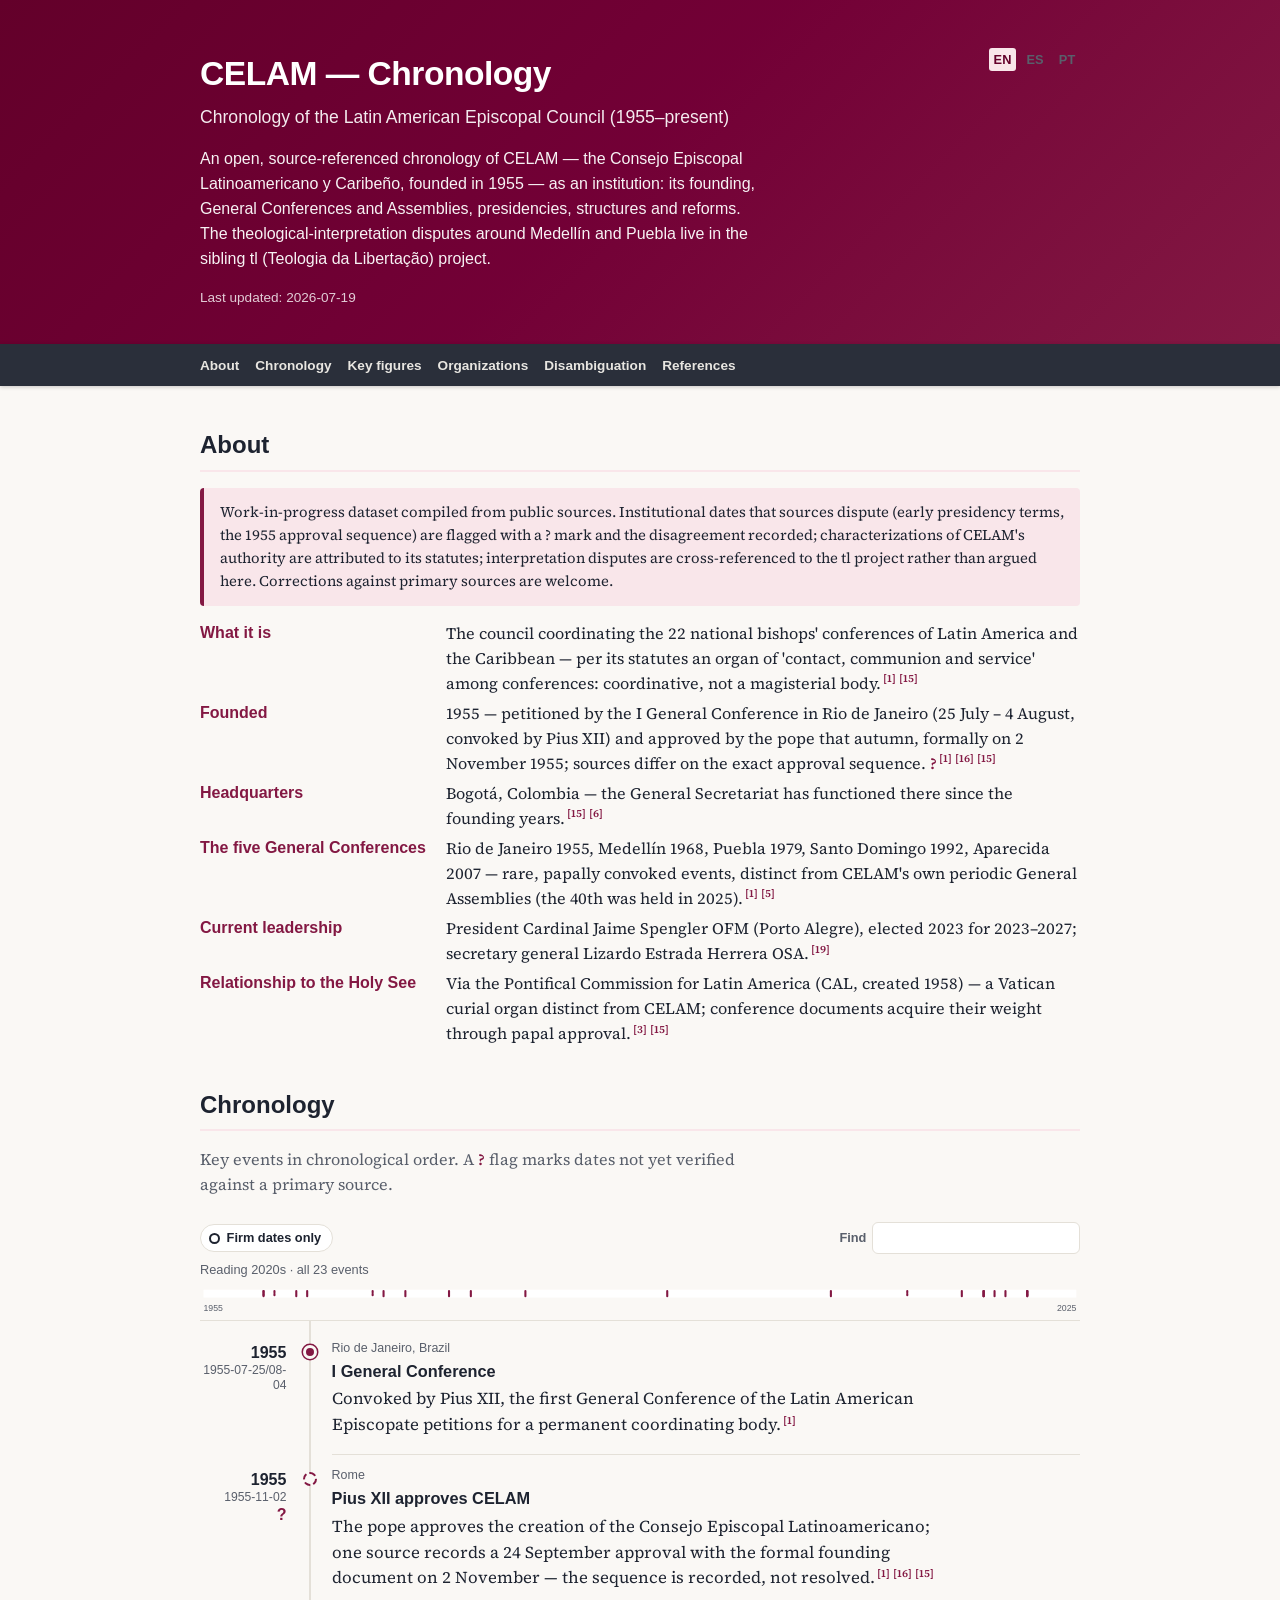
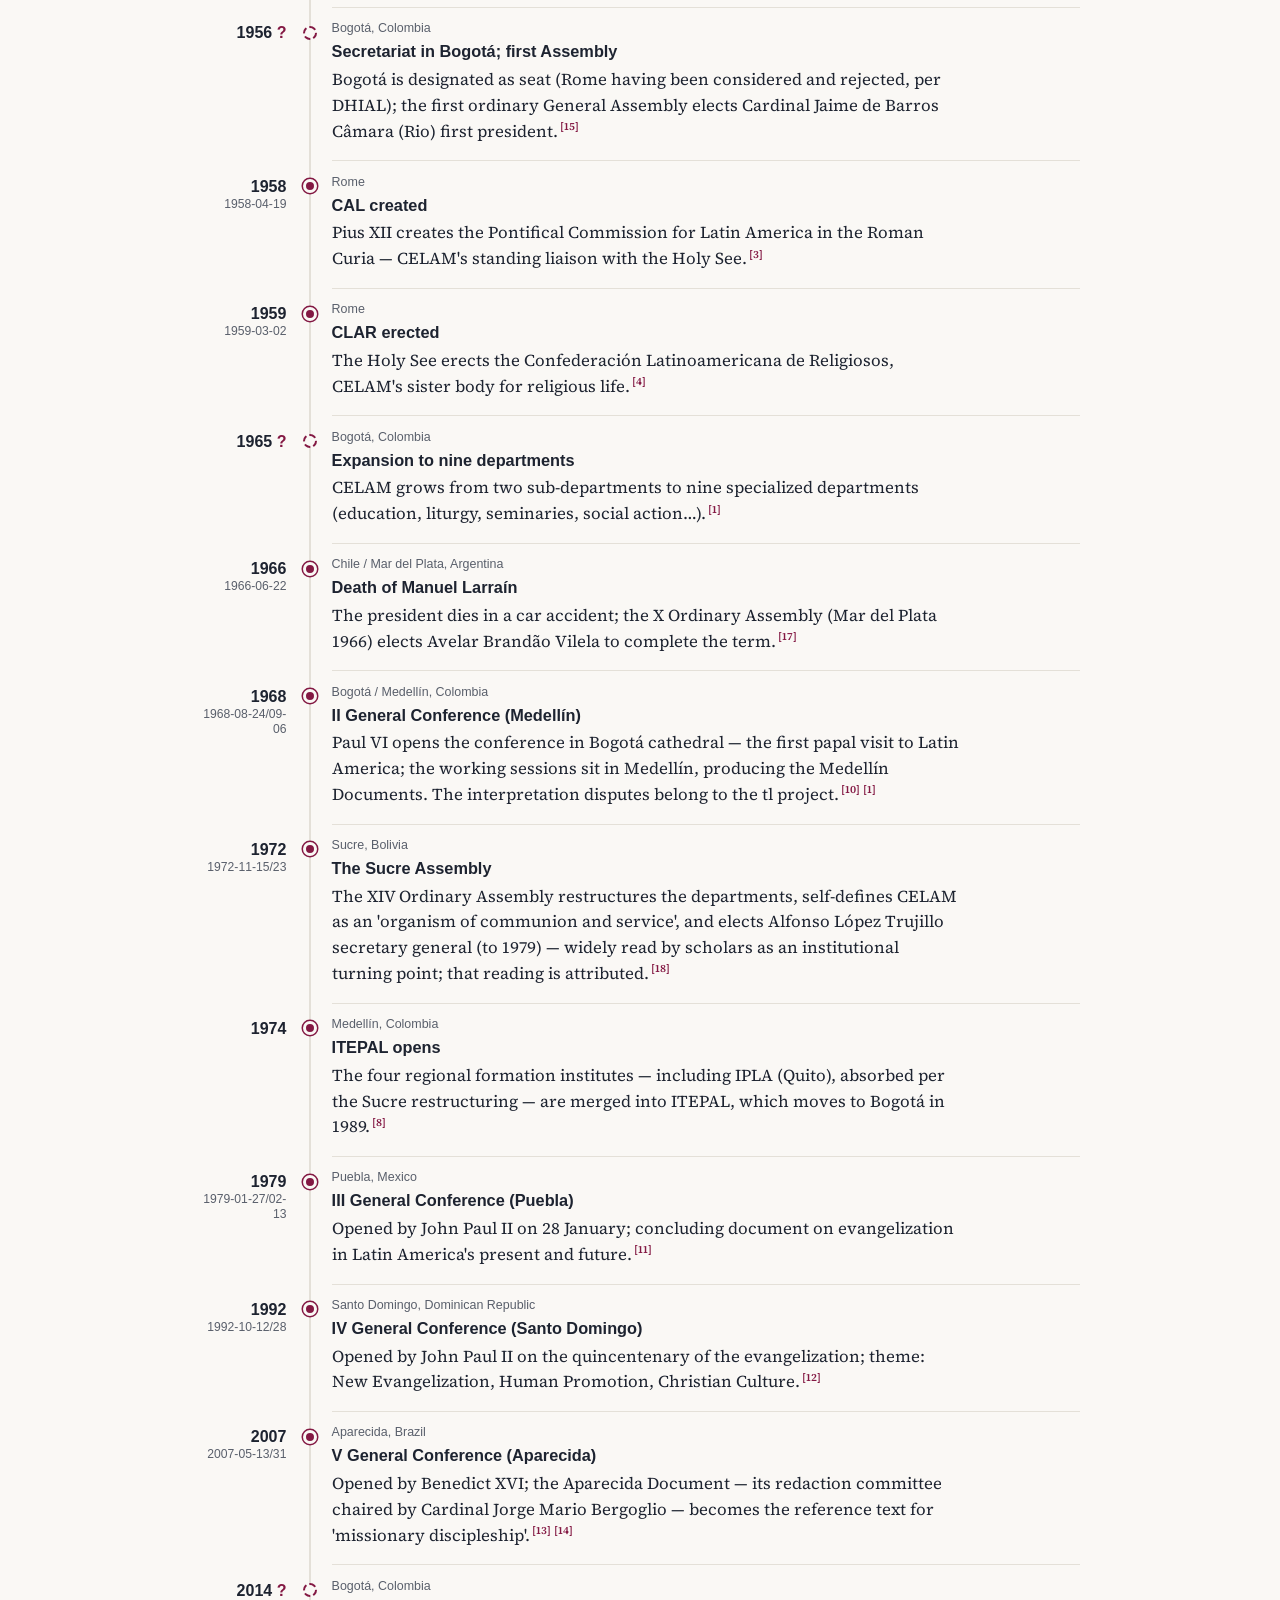
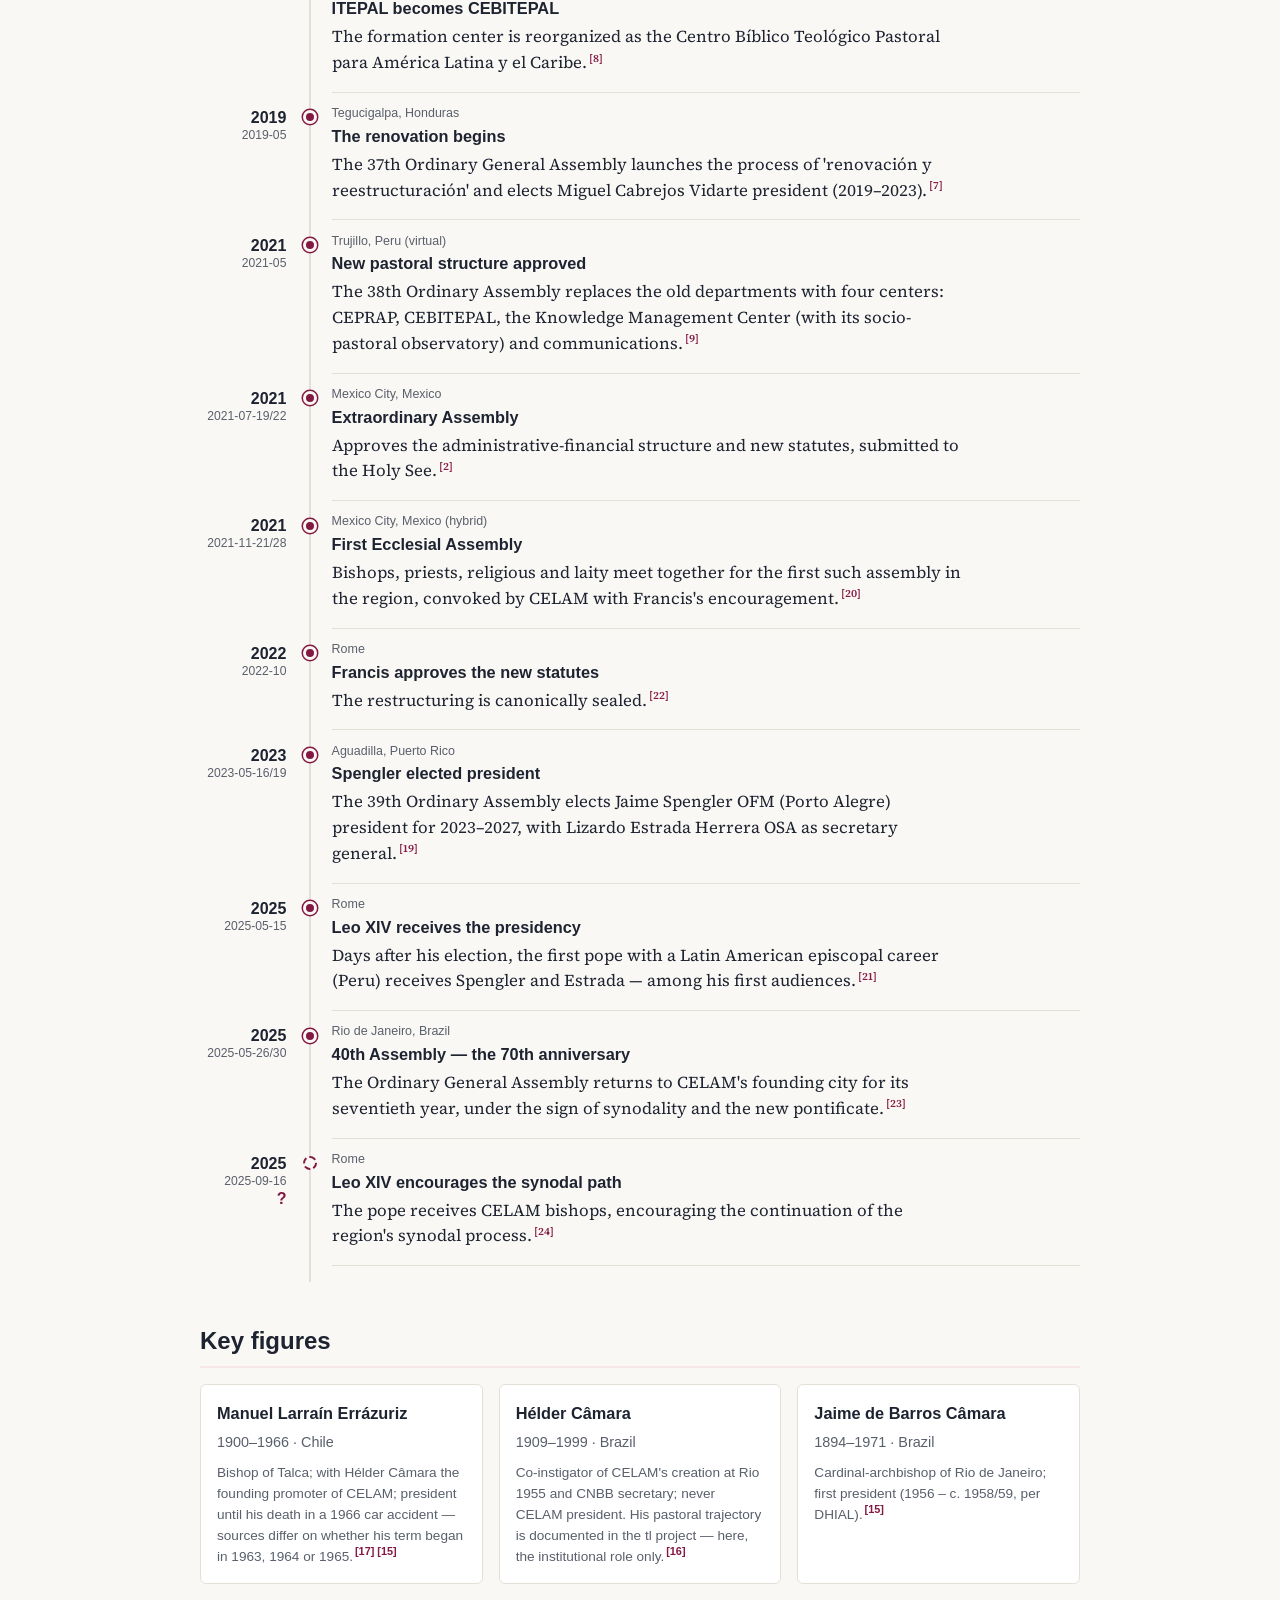
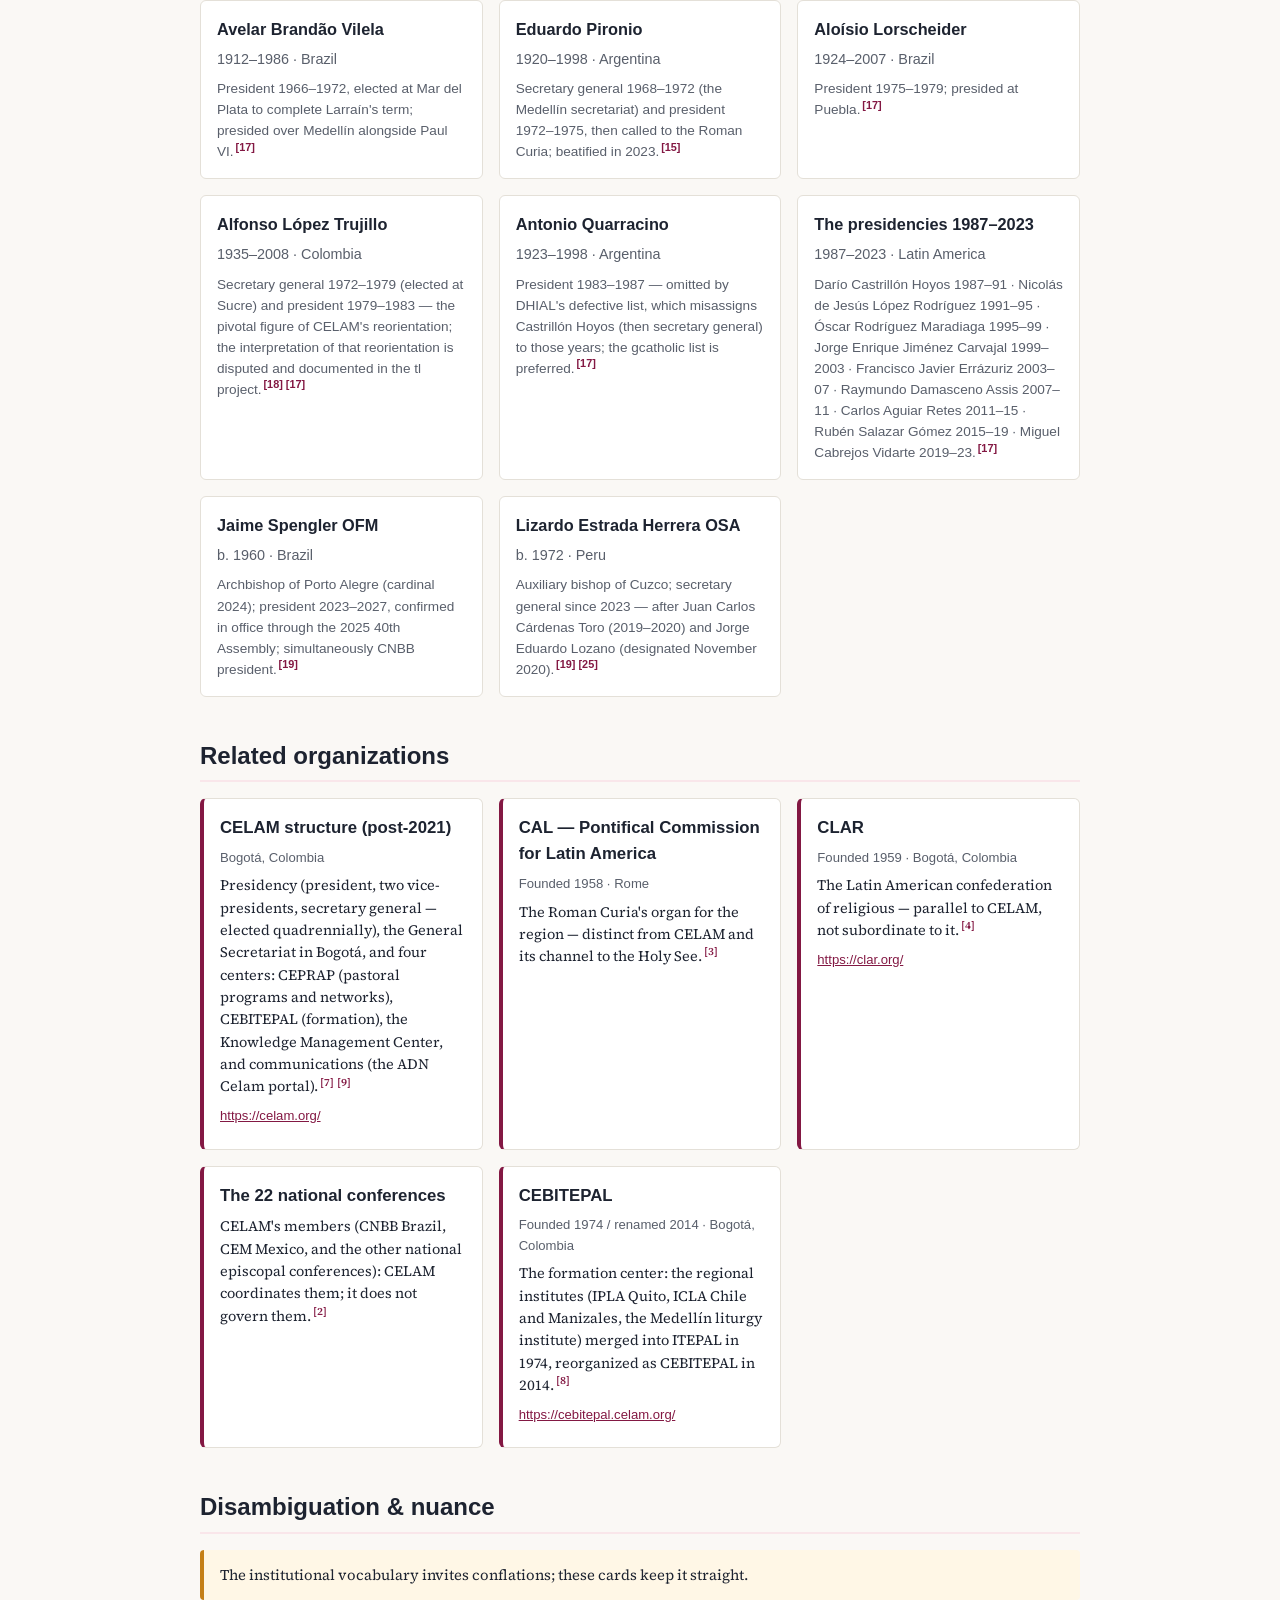
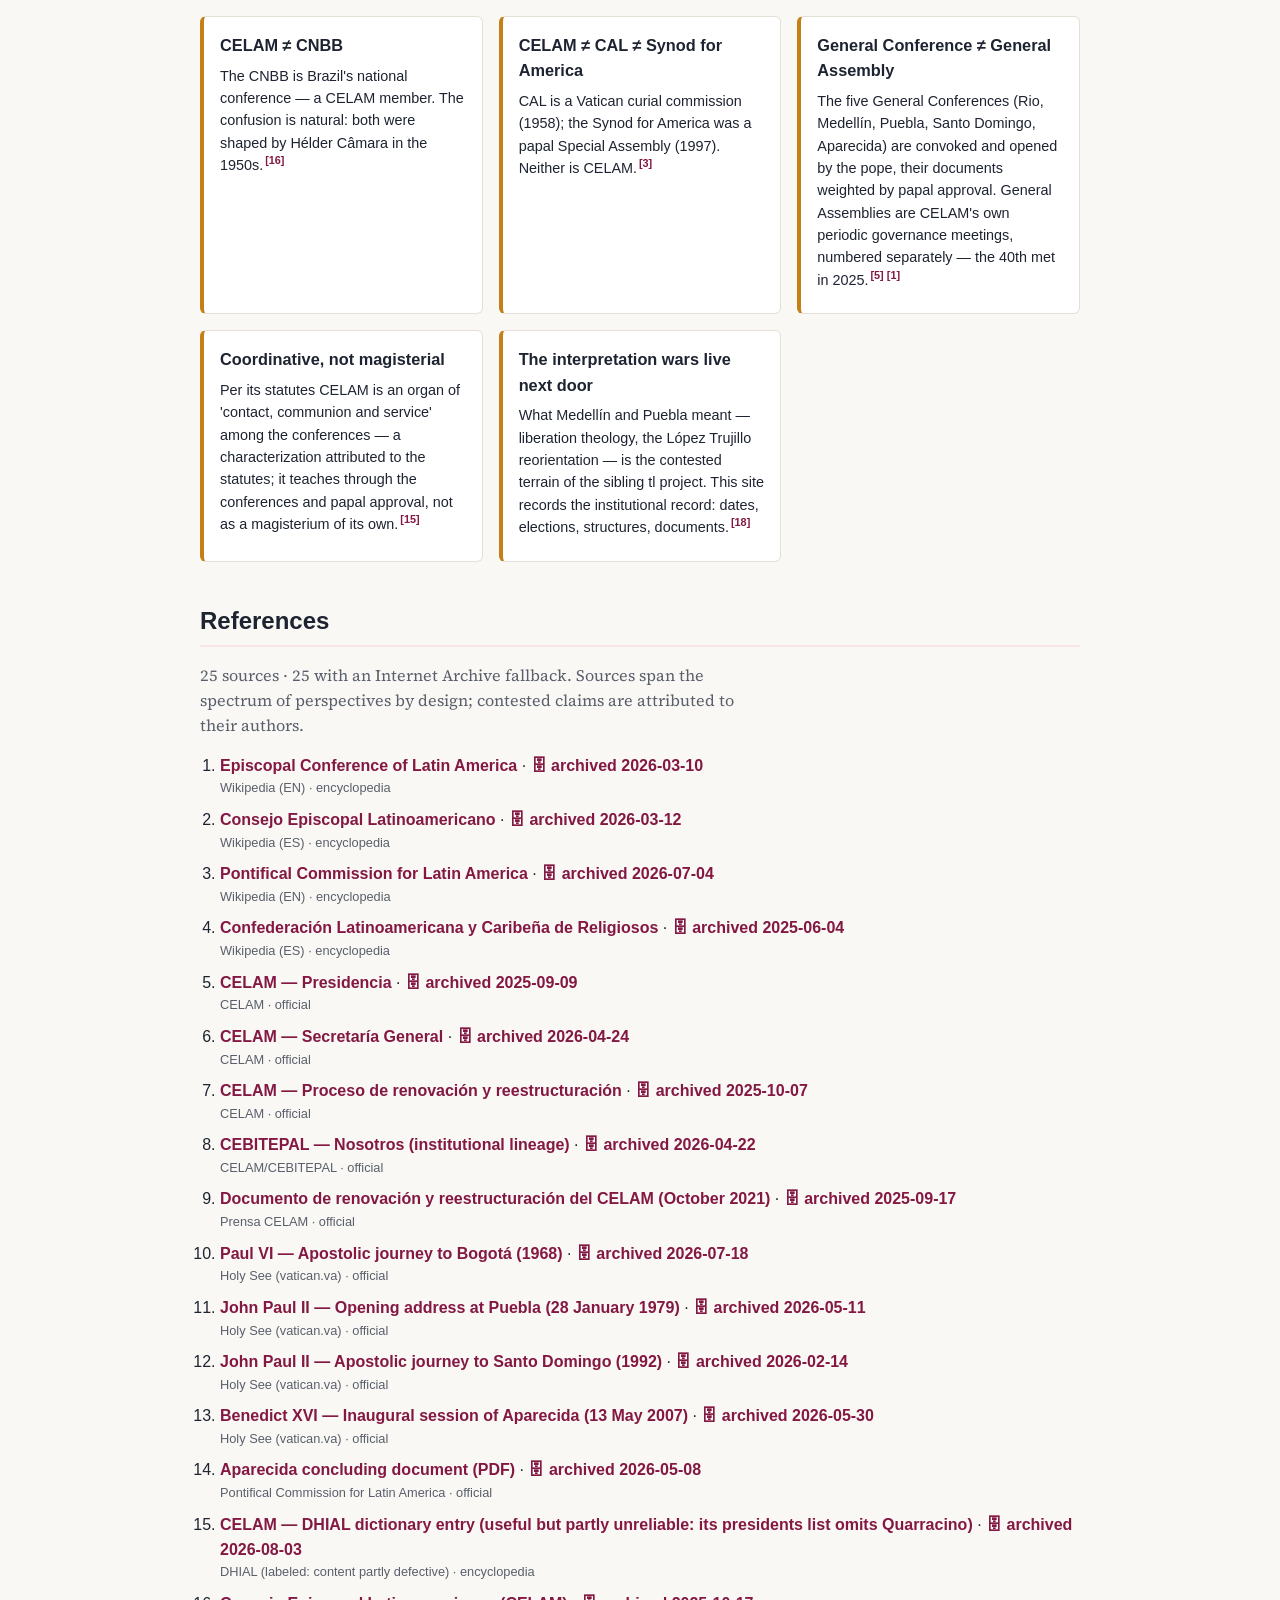
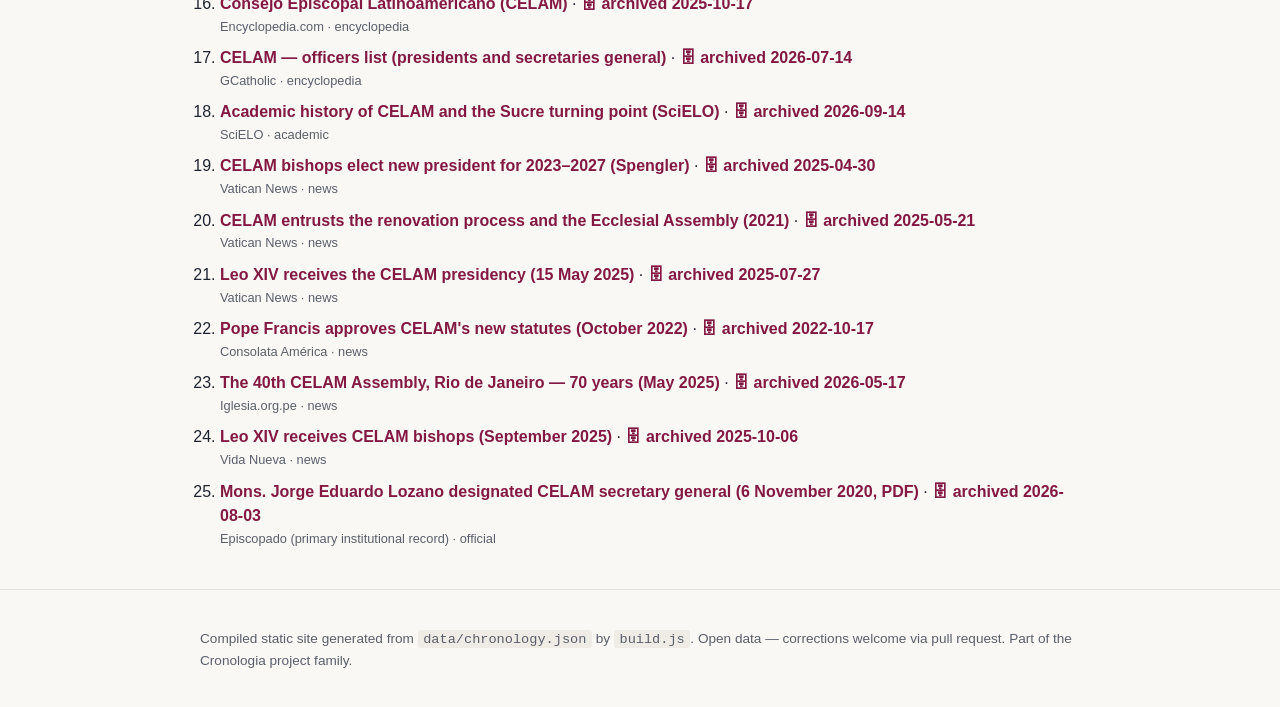
<file: docs/index.html>
<!DOCTYPE html>
<html lang="en">
<head>
  <meta charset="utf-8">
  <link rel="canonical" href="https://cronologia.github.io/celam/en/">
  <link rel="alternate" hreflang="en" href="https://cronologia.github.io/celam/en/">
  <link rel="alternate" hreflang="es" href="https://cronologia.github.io/celam/es/">
  <link rel="alternate" hreflang="pt" href="https://cronologia.github.io/celam/pt/">
  <link rel="alternate" hreflang="x-default" href="https://cronologia.github.io/celam/en/">
  <script>
    (function () {
      var supported = ["en","es","pt"];
      var stored = null; try { stored = localStorage.getItem('lang'); } catch (e) {}
      var nav = (navigator.language || 'en').slice(0, 2).toLowerCase();
      var pick = supported.indexOf(stored) >= 0 ? stored : (supported.indexOf(nav) >= 0 ? nav : 'en');
      location.replace('./' + pick + '/');
    })();
  </script>
  <noscript><meta http-equiv="refresh" content="0; url=./en/"></noscript>
  <title>Cronologia</title>
</head>
<body><p>Redirecting… <a href="./en/">English</a> · <a href="./es/">Español</a> · <a href="./pt/">Português</a></p></body>
</html>
</file>
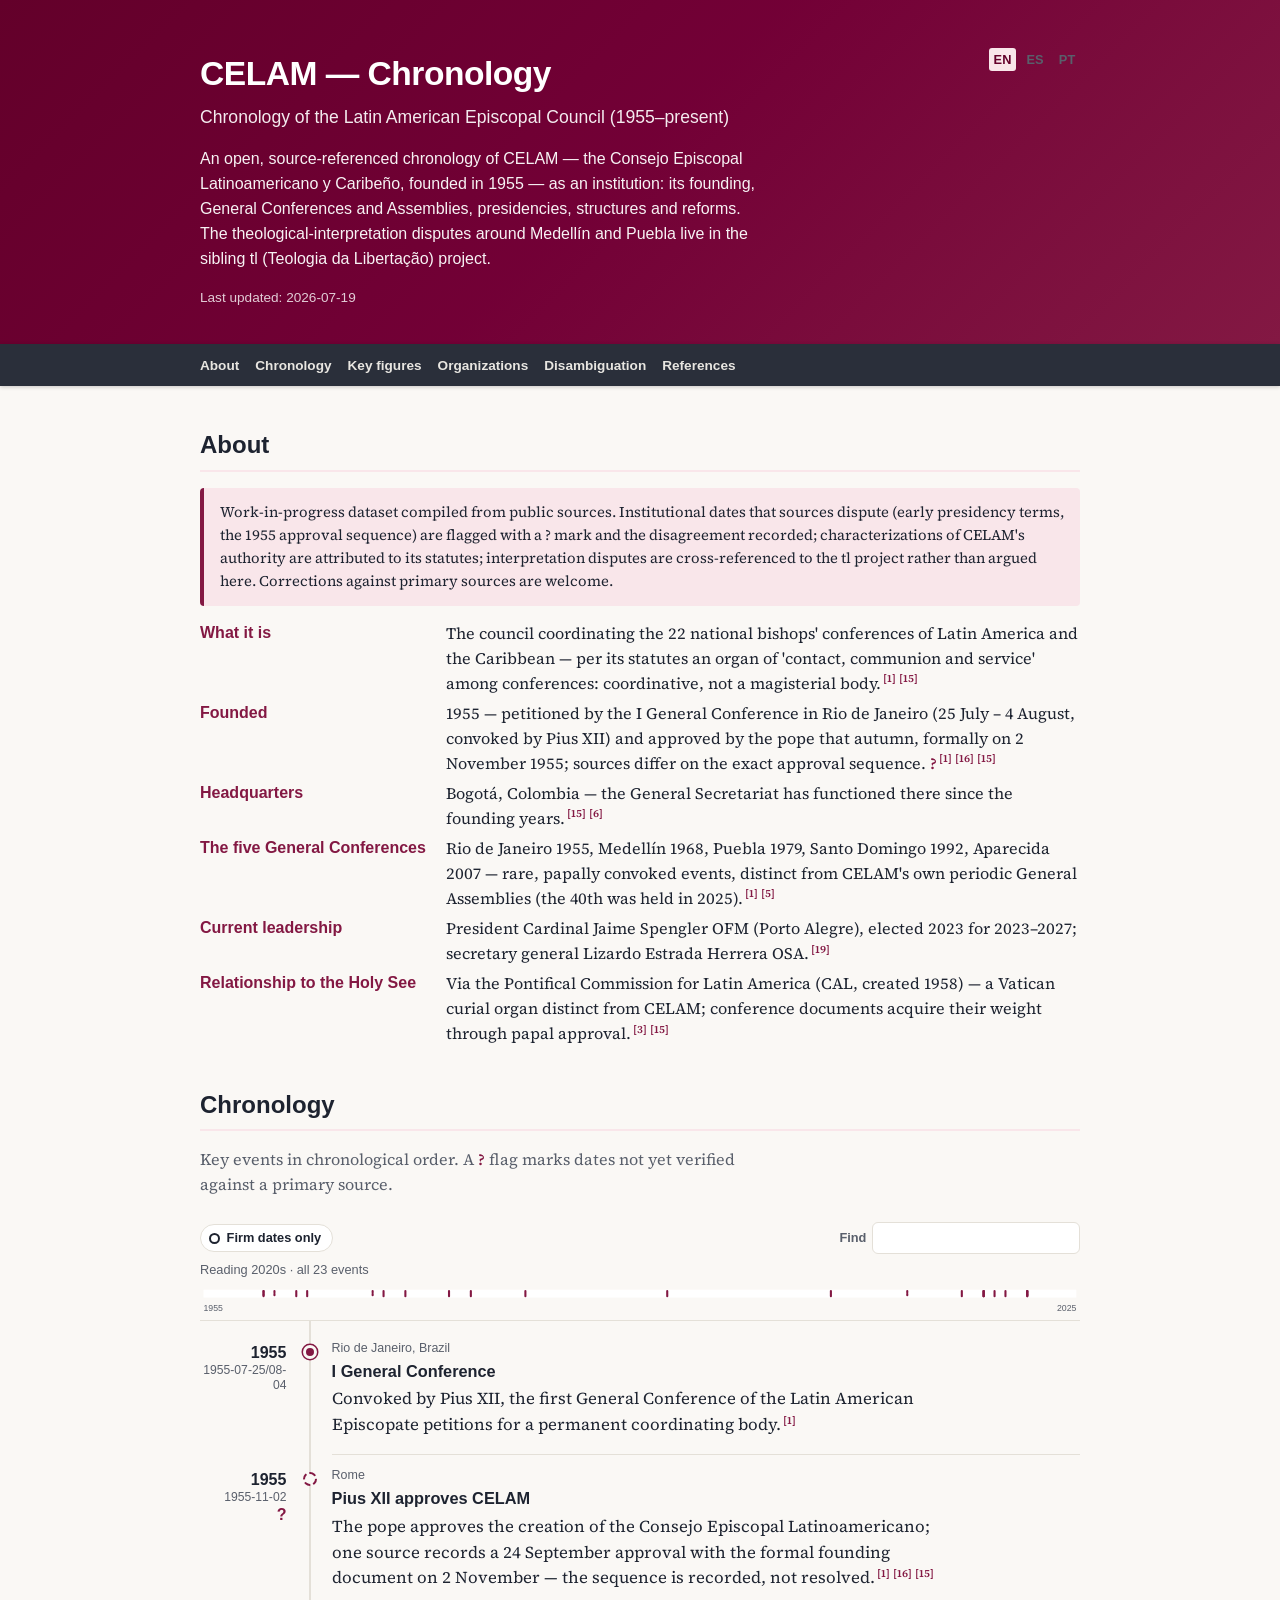
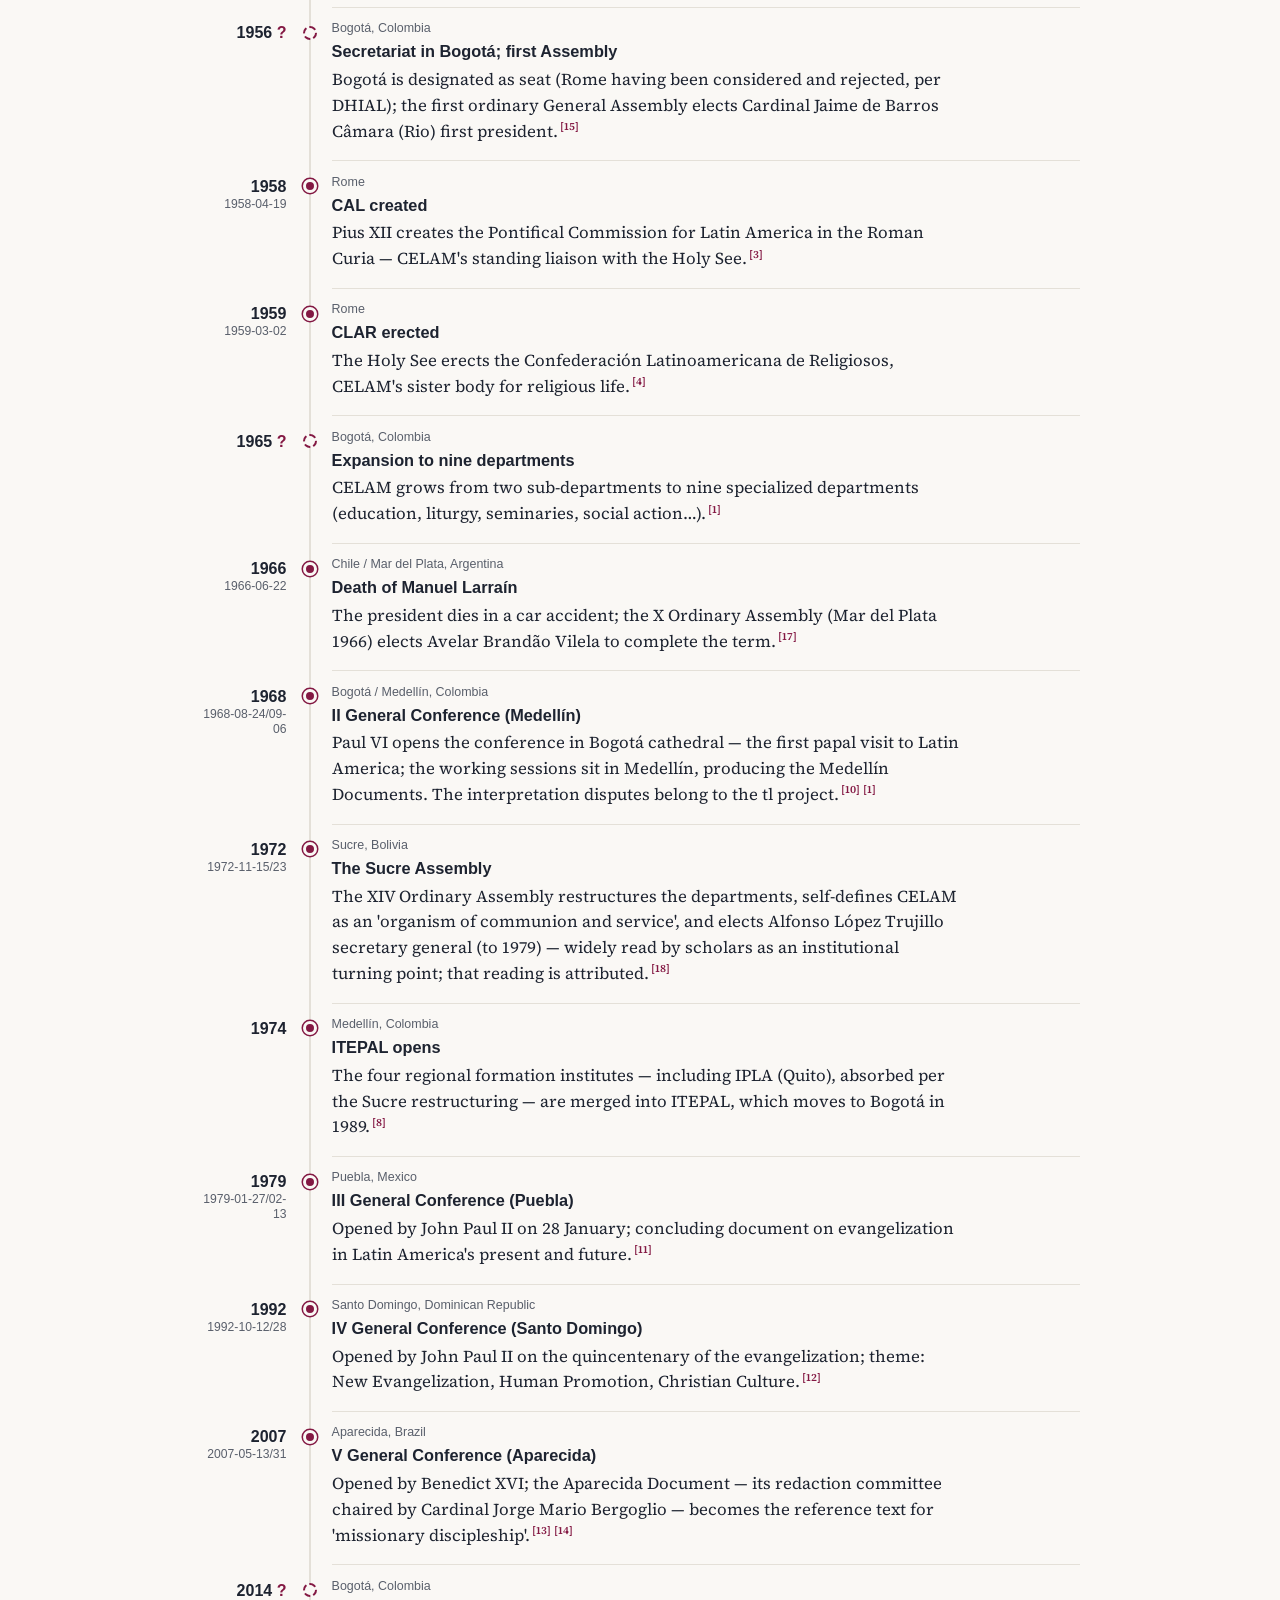
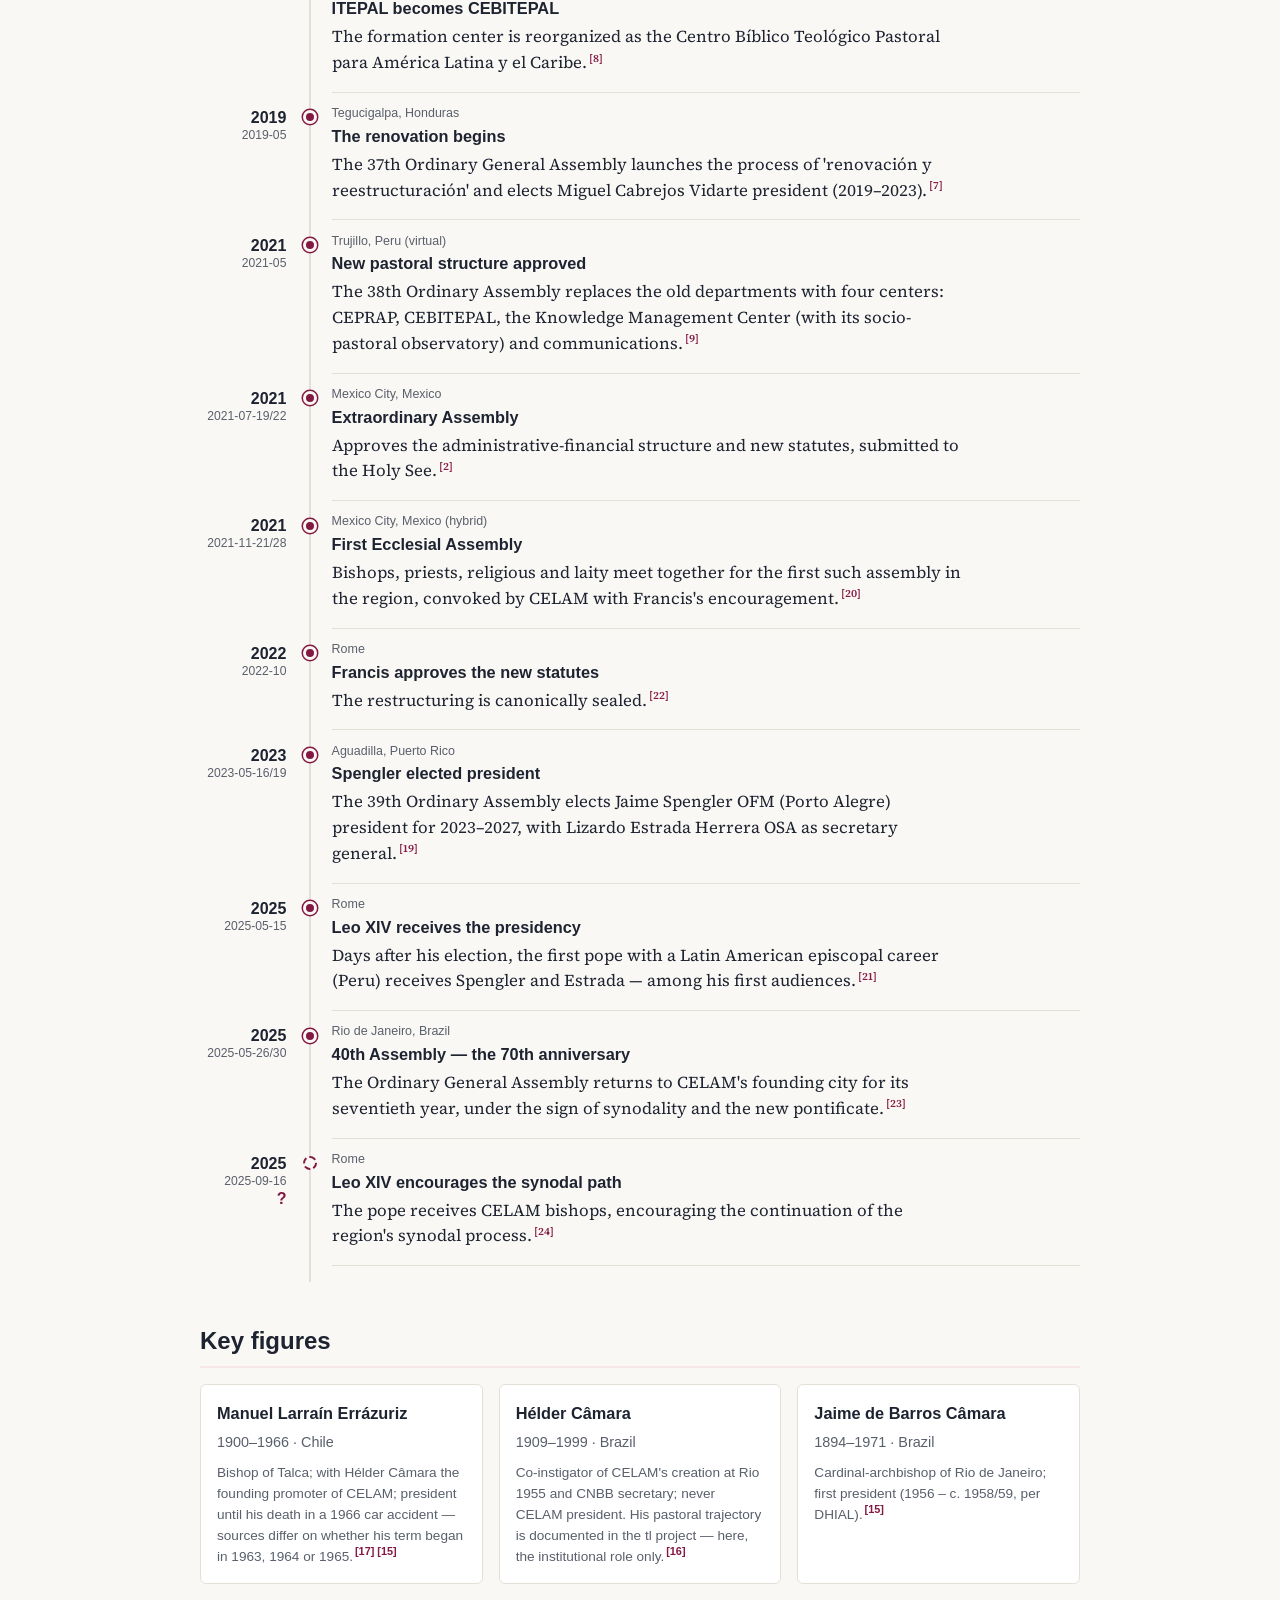
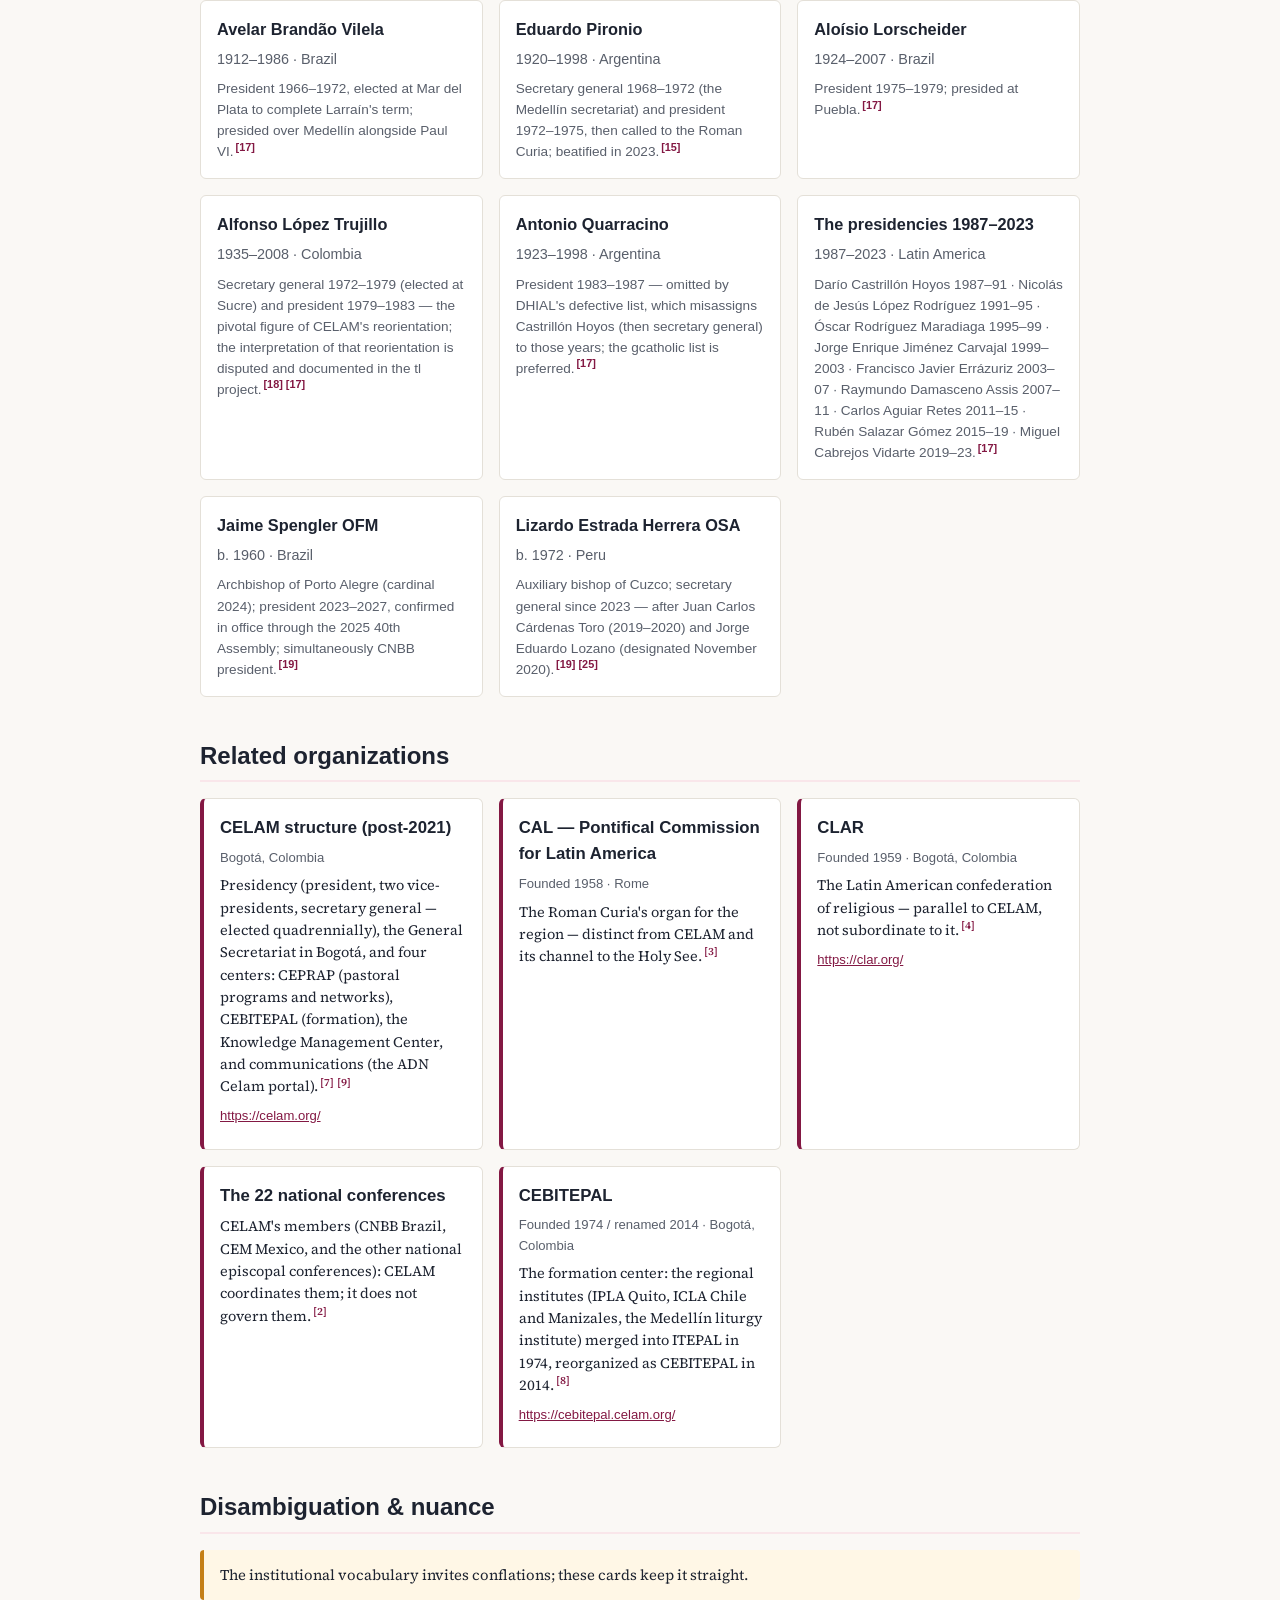
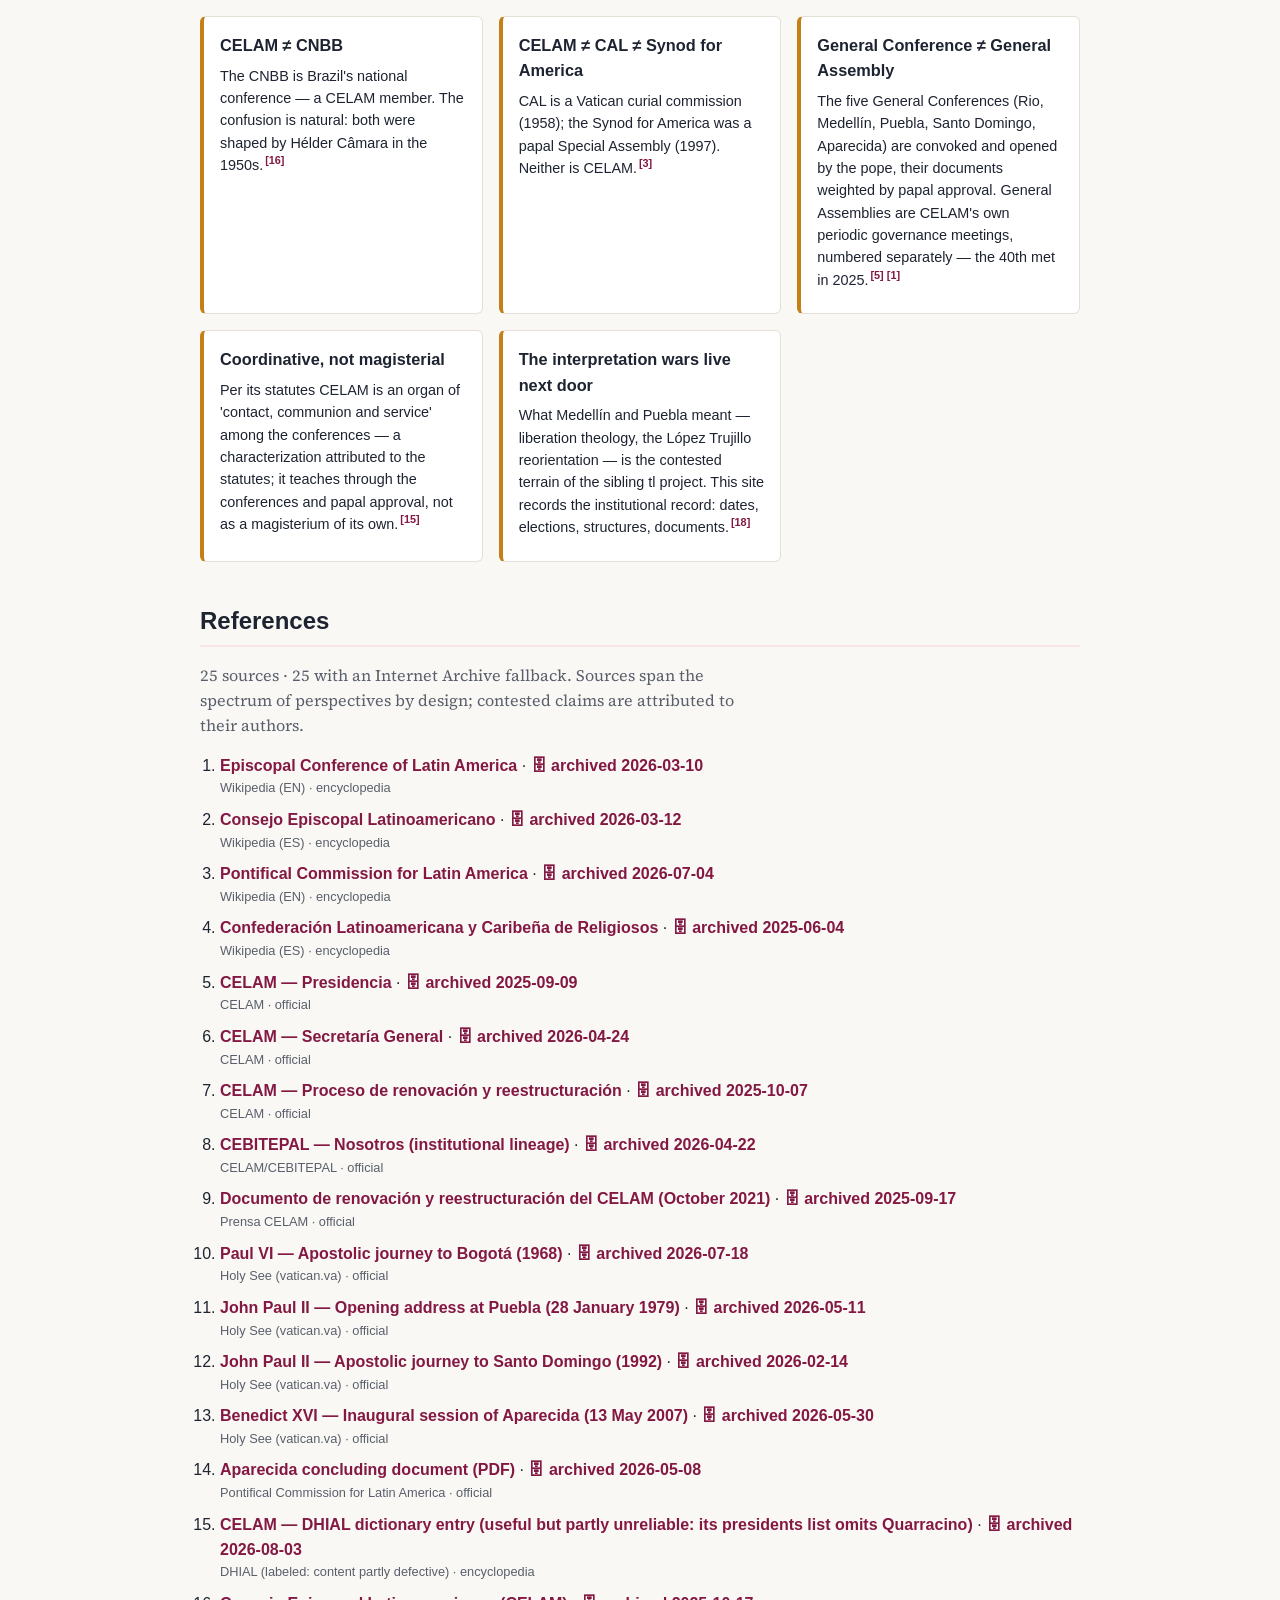
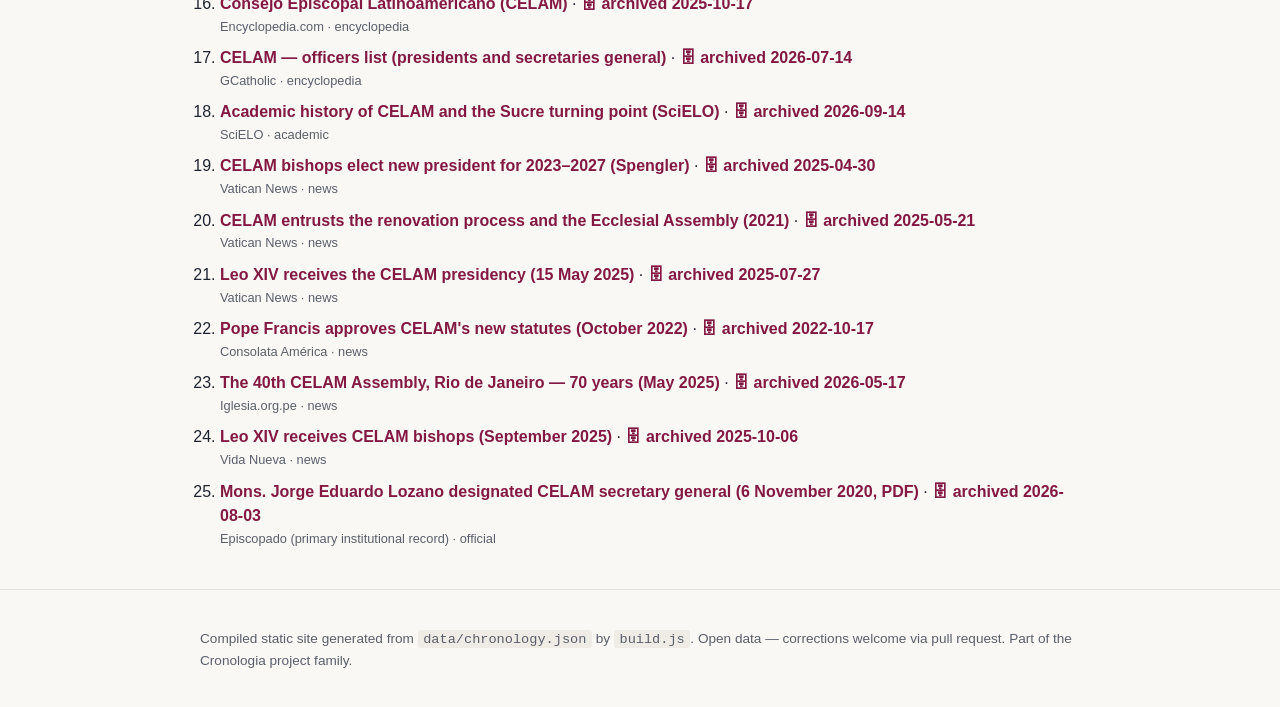
<file: docs/en/index.html>
<!DOCTYPE html>
<html lang="en">
<head>
  <meta charset="utf-8">
  <meta name="viewport" content="width=device-width, initial-scale=1">
  <title>CELAM — Chronology</title>
  <meta name="description" content="An open, source-referenced chronology of CELAM — the Consejo Episcopal Latinoamericano y Caribeño, founded in 1955 — as an institution: its founding, General Conferences and Assemblies, presidencies, structures and reforms. The theological-interpretation disputes around Medellín and Puebla live in the sibling tl (Teologia da Libertação) project.">
  <!-- Google tag (gtag.js) -->
  <script async src="https://www.googletagmanager.com/gtag/js?id=G-R9LV1QZHVE"></script>
  <script>
    window.dataLayer = window.dataLayer || [];
    function gtag(){dataLayer.push(arguments);}
    gtag('js', new Date());
    gtag('config', 'G-R9LV1QZHVE');
  </script>
  <link rel="stylesheet" href="../styles.css">
  <script src="../river.js" defer></script>
  <script src="../cite.js" defer data-label="Reference" data-all="All references"></script>
  <link rel="canonical" href="https://cronologia.github.io/celam/en/">
  <link rel="alternate" hreflang="en" href="https://cronologia.github.io/celam/en/">
  <link rel="alternate" hreflang="es" href="https://cronologia.github.io/celam/es/">
  <link rel="alternate" hreflang="pt" href="https://cronologia.github.io/celam/pt/">
  <link rel="alternate" hreflang="x-default" href="https://cronologia.github.io/celam/">
  <meta property="og:type" content="website">
  <meta property="og:site_name" content="CELAM — Chronology">
  <meta property="og:locale" content="en_US">
  <meta property="og:title" content="CELAM — Chronology">
  <meta property="og:description" content="An open, source-referenced chronology of CELAM — the Consejo Episcopal Latinoamericano y Caribeño, founded in 1955 — as an institution: its founding, General Conferences and Assemblies, presidencies, structures and reforms. The theological-interpretation disputes around Medellín and Puebla live in the sibling tl (Teologia da Libertação) project.">
  <meta property="og:url" content="https://cronologia.github.io/celam/en/">
  <meta name="twitter:card" content="summary">
  <meta name="twitter:title" content="CELAM — Chronology">
  <meta name="twitter:description" content="An open, source-referenced chronology of CELAM — the Consejo Episcopal Latinoamericano y Caribeño, founded in 1955 — as an institution: its founding, General Conferences and Assemblies, presidencies, structures and reforms. The theological-interpretation disputes around Medellín and Puebla live in the sibling tl (Teologia da Libertação) project.">
  <script type="application/ld+json">
  {
    "@context": "https://schema.org",
    "@type": "WebSite",
    "name": "CELAM — Chronology",
    "description": "An open, source-referenced chronology of CELAM — the Consejo Episcopal Latinoamericano y Caribeño, founded in 1955 — as an institution: its founding, General Conferences and Assemblies, presidencies, structures and reforms. The theological-interpretation disputes around Medellín and Puebla live in the sibling tl (Teologia da Libertação) project.",
    "url": "https://cronologia.github.io/celam/en/",
    "inLanguage": "en"
  }
  </script>
</head>
<body>
  <header class="site-header">
    <div class="wrap">
      <nav class="lang-switch" aria-label="Language"><span class="lang-current" aria-current="true">EN</span><a href="../es/" hreflang="es">ES</a><a href="../pt/" hreflang="pt">PT</a></nav>
      <h1>CELAM — Chronology</h1>
      <p class="subtitle">Chronology of the Latin American Episcopal Council (1955–present)</p>
      <p class="lead">An open, source-referenced chronology of CELAM — the Consejo Episcopal Latinoamericano y Caribeño, founded in 1955 — as an institution: its founding, General Conferences and Assemblies, presidencies, structures and reforms. The theological-interpretation disputes around Medellín and Puebla live in the sibling tl (Teologia da Libertação) project.</p>
      <p class="updated">Last updated: 2026-07-19</p>
    </div>
  </header>

  <nav class="site-nav">
    <div class="wrap">
      <a href="#about">About</a>
      <a href="#chronology">Chronology</a>
      <a href="#figures">Key figures</a>
      <a href="#organizations">Organizations</a>
      <a href="#disambiguation">Disambiguation</a>
      <a href="#references">References</a>
    </div>
  </nav>

  <main class="wrap">
    <section id="about">
      <h2>About</h2>
      <p class="notice">Work-in-progress dataset compiled from public sources. Institutional dates that sources dispute (early presidency terms, the 1955 approval sequence) are flagged with a ? mark and the disagreement recorded; characterizations of CELAM&#39;s authority are attributed to its statutes; interpretation disputes are cross-referenced to the tl project rather than argued here. Corrections against primary sources are welcome.</p>
      <dl class="facts">
        <dt>What it is</dt>
        <dd>The council coordinating the 22 national bishops&#39; conferences of Latin America and the Caribbean — per its statutes an organ of &#39;contact, communion and service&#39; among conferences: coordinative, not a magisterial body.<sup class="cite"><a href="#ref-1" title="Reference 1">[1]</a> <a href="#ref-15" title="Reference 15">[15]</a></sup></dd>
        <dt>Founded</dt>
        <dd>1955 — petitioned by the I General Conference in Rio de Janeiro (25 July – 4 August, convoked by Pius XII) and approved by the pope that autumn, formally on 2 November 1955; sources differ on the exact approval sequence. <span class="flag" title="Not yet verified against a primary source">?</span><sup class="cite"><a href="#ref-1" title="Reference 1">[1]</a> <a href="#ref-16" title="Reference 16">[16]</a> <a href="#ref-15" title="Reference 15">[15]</a></sup></dd>
        <dt>Headquarters</dt>
        <dd>Bogotá, Colombia — the General Secretariat has functioned there since the founding years.<sup class="cite"><a href="#ref-15" title="Reference 15">[15]</a> <a href="#ref-6" title="Reference 6">[6]</a></sup></dd>
        <dt>The five General Conferences</dt>
        <dd>Rio de Janeiro 1955, Medellín 1968, Puebla 1979, Santo Domingo 1992, Aparecida 2007 — rare, papally convoked events, distinct from CELAM&#39;s own periodic General Assemblies (the 40th was held in 2025).<sup class="cite"><a href="#ref-1" title="Reference 1">[1]</a> <a href="#ref-5" title="Reference 5">[5]</a></sup></dd>
        <dt>Current leadership</dt>
        <dd>President Cardinal Jaime Spengler OFM (Porto Alegre), elected 2023 for 2023–2027; secretary general Lizardo Estrada Herrera OSA.<sup class="cite"><a href="#ref-19" title="Reference 19">[19]</a></sup></dd>
        <dt>Relationship to the Holy See</dt>
        <dd>Via the Pontifical Commission for Latin America (CAL, created 1958) — a Vatican curial organ distinct from CELAM; conference documents acquire their weight through papal approval.<sup class="cite"><a href="#ref-3" title="Reference 3">[3]</a> <a href="#ref-15" title="Reference 15">[15]</a></sup></dd>
      </dl>
    </section>

    <section id="chronology" class="river">
      <h2>Chronology</h2>
      <p class="section-intro">Key events in chronological order. A <span class="flag">?</span> flag marks
      dates not yet verified against a primary source.</p>
      <div class="rv-bar">
        <div class="rv-controls" role="group" aria-label="Filter the chronology" hidden>
          <label class="rv-chip rv-firm"><input type="checkbox" data-firm><span class="rv-sw"></span>Firm dates only</label>
          <label class="rv-find">Find <input type="search" autocomplete="off"></label>
          <p class="rv-status" aria-live="polite" data-all="all {n} events" data-some="{n} of {total} events shown" data-reading="Reading"></p>
        </div>
        <svg class="rv-ribbon" viewBox="-4 0 1008 29" preserveAspectRatio="xMinYMid meet" role="img" aria-label="Overview of all 23 events; long gaps in the record are drawn as breaks">
          <rect class="rv-row" x="0" y="2" width="1000" height="9"/>
          <line class="rv-tick rv-l0" data-i="0" x1="68.8" x2="68.8" y1="3.5" y2="9.5"/><line class="rv-tick rv-l0 rv-u" data-i="1" x1="68.8" x2="68.8" y1="3.5" y2="9.5"/><line class="rv-tick rv-l0 rv-u" data-i="2" x1="81.3" x2="81.3" y1="3.5" y2="9.5"/><line class="rv-tick rv-l0" data-i="3" x1="106.3" x2="106.3" y1="3.5" y2="9.5"/><line class="rv-tick rv-l0" data-i="4" x1="118.8" x2="118.8" y1="3.5" y2="9.5"/><line class="rv-tick rv-l0 rv-u" data-i="5" x1="193.8" x2="193.8" y1="3.5" y2="9.5"/><line class="rv-tick rv-l0" data-i="6" x1="206.3" x2="206.3" y1="3.5" y2="9.5"/><line class="rv-tick rv-l0" data-i="7" x1="231.3" x2="231.3" y1="3.5" y2="9.5"/><line class="rv-tick rv-l0" data-i="8" x1="281.3" x2="281.3" y1="3.5" y2="9.5"/><line class="rv-tick rv-l0" data-i="9" x1="306.3" x2="306.3" y1="3.5" y2="9.5"/><line class="rv-tick rv-l0" data-i="10" x1="368.8" x2="368.8" y1="3.5" y2="9.5"/><line class="rv-tick rv-l0" data-i="11" x1="531.3" x2="531.3" y1="3.5" y2="9.5"/><line class="rv-tick rv-l0" data-i="12" x1="718.8" x2="718.8" y1="3.5" y2="9.5"/><line class="rv-tick rv-l0 rv-u" data-i="13" x1="806.3" x2="806.3" y1="3.5" y2="9.5"/><line class="rv-tick rv-l0" data-i="14" x1="868.8" x2="868.8" y1="3.5" y2="9.5"/><line class="rv-tick rv-l0" data-i="15" x1="893.8" x2="893.8" y1="3.5" y2="9.5"/><line class="rv-tick rv-l0" data-i="16" x1="893.8" x2="893.8" y1="3.5" y2="9.5"/><line class="rv-tick rv-l0" data-i="17" x1="893.8" x2="893.8" y1="3.5" y2="9.5"/><line class="rv-tick rv-l0" data-i="18" x1="906.3" x2="906.3" y1="3.5" y2="9.5"/><line class="rv-tick rv-l0" data-i="19" x1="918.8" x2="918.8" y1="3.5" y2="9.5"/><line class="rv-tick rv-l0" data-i="20" x1="943.8" x2="943.8" y1="3.5" y2="9.5"/><line class="rv-tick rv-l0" data-i="21" x1="943.8" x2="943.8" y1="3.5" y2="9.5"/><line class="rv-tick rv-l0 rv-u" data-i="22" x1="943.8" x2="943.8" y1="3.5" y2="9.5"/>
          <text class="rv-axis" x="0" y="26" text-anchor="start">1955</text><text class="rv-axis" x="1000" y="26" text-anchor="end">2025</text><rect class="rv-win" x="0" y="0" width="0" height="13"/>
        </svg>
      </div>
      <ol class="rv-list" style="--lanes:1">
        <li class="rv-e" id="decade-1950" data-i="0" data-lanes="" data-decade="1950s">
          <div class="rv-year">1955<small>1955-07-25/08-04</small></div>
          <div class="rv-node" aria-hidden="true"><i class="rv-l0" style="--k:0"></i></div>
          <div class="rv-card">
            <p class="rv-kick"><span>Rio de Janeiro, Brazil</span></p>
            <h3>I General Conference</h3>
            <p class="rv-text">Convoked by Pius XII, the first General Conference of the Latin American Episcopate petitions for a permanent coordinating body.<sup class="cite"><a href="#ref-1" title="Reference 1">[1]</a></sup></p>
          </div>
        </li>
        <li class="rv-e rv-u" data-i="1" data-lanes="" data-decade="1950s">
          <div class="rv-year">1955<small>1955-11-02</small> <span class="flag" title="Date not yet verified against a primary source">?</span></div>
          <div class="rv-node" aria-hidden="true"><i class="rv-l0" style="--k:0"></i></div>
          <div class="rv-card">
            <p class="rv-kick"><span>Rome</span></p>
            <h3>Pius XII approves CELAM</h3>
            <p class="rv-text">The pope approves the creation of the Consejo Episcopal Latinoamericano; one source records a 24 September approval with the formal founding document on 2 November — the sequence is recorded, not resolved.<sup class="cite"><a href="#ref-1" title="Reference 1">[1]</a> <a href="#ref-16" title="Reference 16">[16]</a> <a href="#ref-15" title="Reference 15">[15]</a></sup></p>
          </div>
        </li>
        <li class="rv-e rv-u" data-i="2" data-lanes="" data-decade="1950s">
          <div class="rv-year">1956 <span class="flag" title="Date not yet verified against a primary source">?</span></div>
          <div class="rv-node" aria-hidden="true"><i class="rv-l0" style="--k:0"></i></div>
          <div class="rv-card">
            <p class="rv-kick"><span>Bogotá, Colombia</span></p>
            <h3>Secretariat in Bogotá; first Assembly</h3>
            <p class="rv-text">Bogotá is designated as seat (Rome having been considered and rejected, per DHIAL); the first ordinary General Assembly elects Cardinal Jaime de Barros Câmara (Rio) first president.<sup class="cite"><a href="#ref-15" title="Reference 15">[15]</a></sup></p>
          </div>
        </li>
        <li class="rv-e" data-i="3" data-lanes="" data-decade="1950s">
          <div class="rv-year">1958<small>1958-04-19</small></div>
          <div class="rv-node" aria-hidden="true"><i class="rv-l0" style="--k:0"></i></div>
          <div class="rv-card">
            <p class="rv-kick"><span>Rome</span></p>
            <h3>CAL created</h3>
            <p class="rv-text">Pius XII creates the Pontifical Commission for Latin America in the Roman Curia — CELAM&#39;s standing liaison with the Holy See.<sup class="cite"><a href="#ref-3" title="Reference 3">[3]</a></sup></p>
          </div>
        </li>
        <li class="rv-e" data-i="4" data-lanes="" data-decade="1950s">
          <div class="rv-year">1959<small>1959-03-02</small></div>
          <div class="rv-node" aria-hidden="true"><i class="rv-l0" style="--k:0"></i></div>
          <div class="rv-card">
            <p class="rv-kick"><span>Rome</span></p>
            <h3>CLAR erected</h3>
            <p class="rv-text">The Holy See erects the Confederación Latinoamericana de Religiosos, CELAM&#39;s sister body for religious life.<sup class="cite"><a href="#ref-4" title="Reference 4">[4]</a></sup></p>
          </div>
        </li>
        <li class="rv-e rv-u" id="decade-1960" data-i="5" data-lanes="" data-decade="1960s">
          <div class="rv-year">1965 <span class="flag" title="Date not yet verified against a primary source">?</span></div>
          <div class="rv-node" aria-hidden="true"><i class="rv-l0" style="--k:0"></i></div>
          <div class="rv-card">
            <p class="rv-kick"><span>Bogotá, Colombia</span></p>
            <h3>Expansion to nine departments</h3>
            <p class="rv-text">CELAM grows from two sub-departments to nine specialized departments (education, liturgy, seminaries, social action…).<sup class="cite"><a href="#ref-1" title="Reference 1">[1]</a></sup></p>
          </div>
        </li>
        <li class="rv-e" data-i="6" data-lanes="" data-decade="1960s">
          <div class="rv-year">1966<small>1966-06-22</small></div>
          <div class="rv-node" aria-hidden="true"><i class="rv-l0" style="--k:0"></i></div>
          <div class="rv-card">
            <p class="rv-kick"><span>Chile / Mar del Plata, Argentina</span></p>
            <h3>Death of Manuel Larraín</h3>
            <p class="rv-text">The president dies in a car accident; the X Ordinary Assembly (Mar del Plata 1966) elects Avelar Brandão Vilela to complete the term.<sup class="cite"><a href="#ref-17" title="Reference 17">[17]</a></sup></p>
          </div>
        </li>
        <li class="rv-e" data-i="7" data-lanes="" data-decade="1960s">
          <div class="rv-year">1968<small>1968-08-24/09-06</small></div>
          <div class="rv-node" aria-hidden="true"><i class="rv-l0" style="--k:0"></i></div>
          <div class="rv-card">
            <p class="rv-kick"><span>Bogotá / Medellín, Colombia</span></p>
            <h3>II General Conference (Medellín)</h3>
            <p class="rv-text">Paul VI opens the conference in Bogotá cathedral — the first papal visit to Latin America; the working sessions sit in Medellín, producing the Medellín Documents. The interpretation disputes belong to the tl project.<sup class="cite"><a href="#ref-10" title="Reference 10">[10]</a> <a href="#ref-1" title="Reference 1">[1]</a></sup></p>
          </div>
        </li>
        <li class="rv-e" id="decade-1970" data-i="8" data-lanes="" data-decade="1970s">
          <div class="rv-year">1972<small>1972-11-15/23</small></div>
          <div class="rv-node" aria-hidden="true"><i class="rv-l0" style="--k:0"></i></div>
          <div class="rv-card">
            <p class="rv-kick"><span>Sucre, Bolivia</span></p>
            <h3>The Sucre Assembly</h3>
            <p class="rv-text">The XIV Ordinary Assembly restructures the departments, self-defines CELAM as an &#39;organism of communion and service&#39;, and elects Alfonso López Trujillo secretary general (to 1979) — widely read by scholars as an institutional turning point; that reading is attributed.<sup class="cite"><a href="#ref-18" title="Reference 18">[18]</a></sup></p>
          </div>
        </li>
        <li class="rv-e" data-i="9" data-lanes="" data-decade="1970s">
          <div class="rv-year">1974</div>
          <div class="rv-node" aria-hidden="true"><i class="rv-l0" style="--k:0"></i></div>
          <div class="rv-card">
            <p class="rv-kick"><span>Medellín, Colombia</span></p>
            <h3>ITEPAL opens</h3>
            <p class="rv-text">The four regional formation institutes — including IPLA (Quito), absorbed per the Sucre restructuring — are merged into ITEPAL, which moves to Bogotá in 1989.<sup class="cite"><a href="#ref-8" title="Reference 8">[8]</a></sup></p>
          </div>
        </li>
        <li class="rv-e" data-i="10" data-lanes="" data-decade="1970s">
          <div class="rv-year">1979<small>1979-01-27/02-13</small></div>
          <div class="rv-node" aria-hidden="true"><i class="rv-l0" style="--k:0"></i></div>
          <div class="rv-card">
            <p class="rv-kick"><span>Puebla, Mexico</span></p>
            <h3>III General Conference (Puebla)</h3>
            <p class="rv-text">Opened by John Paul II on 28 January; concluding document on evangelization in Latin America&#39;s present and future.<sup class="cite"><a href="#ref-11" title="Reference 11">[11]</a></sup></p>
          </div>
        </li>
        <li class="rv-e" id="decade-1990" data-i="11" data-lanes="" data-decade="1990s">
          <div class="rv-year">1992<small>1992-10-12/28</small></div>
          <div class="rv-node" aria-hidden="true"><i class="rv-l0" style="--k:0"></i></div>
          <div class="rv-card">
            <p class="rv-kick"><span>Santo Domingo, Dominican Republic</span></p>
            <h3>IV General Conference (Santo Domingo)</h3>
            <p class="rv-text">Opened by John Paul II on the quincentenary of the evangelization; theme: New Evangelization, Human Promotion, Christian Culture.<sup class="cite"><a href="#ref-12" title="Reference 12">[12]</a></sup></p>
          </div>
        </li>
        <li class="rv-e" id="decade-2000" data-i="12" data-lanes="" data-decade="2000s">
          <div class="rv-year">2007<small>2007-05-13/31</small></div>
          <div class="rv-node" aria-hidden="true"><i class="rv-l0" style="--k:0"></i></div>
          <div class="rv-card">
            <p class="rv-kick"><span>Aparecida, Brazil</span></p>
            <h3>V General Conference (Aparecida)</h3>
            <p class="rv-text">Opened by Benedict XVI; the Aparecida Document — its redaction committee chaired by Cardinal Jorge Mario Bergoglio — becomes the reference text for &#39;missionary discipleship&#39;.<sup class="cite"><a href="#ref-13" title="Reference 13">[13]</a> <a href="#ref-14" title="Reference 14">[14]</a></sup></p>
          </div>
        </li>
        <li class="rv-e rv-u" id="decade-2010" data-i="13" data-lanes="" data-decade="2010s">
          <div class="rv-year">2014 <span class="flag" title="Date not yet verified against a primary source">?</span></div>
          <div class="rv-node" aria-hidden="true"><i class="rv-l0" style="--k:0"></i></div>
          <div class="rv-card">
            <p class="rv-kick"><span>Bogotá, Colombia</span></p>
            <h3>ITEPAL becomes CEBITEPAL</h3>
            <p class="rv-text">The formation center is reorganized as the Centro Bíblico Teológico Pastoral para América Latina y el Caribe.<sup class="cite"><a href="#ref-8" title="Reference 8">[8]</a></sup></p>
          </div>
        </li>
        <li class="rv-e" data-i="14" data-lanes="" data-decade="2010s">
          <div class="rv-year">2019<small>2019-05</small></div>
          <div class="rv-node" aria-hidden="true"><i class="rv-l0" style="--k:0"></i></div>
          <div class="rv-card">
            <p class="rv-kick"><span>Tegucigalpa, Honduras</span></p>
            <h3>The renovation begins</h3>
            <p class="rv-text">The 37th Ordinary General Assembly launches the process of &#39;renovación y reestructuración&#39; and elects Miguel Cabrejos Vidarte president (2019–2023).<sup class="cite"><a href="#ref-7" title="Reference 7">[7]</a></sup></p>
          </div>
        </li>
        <li class="rv-e" id="decade-2020" data-i="15" data-lanes="" data-decade="2020s">
          <div class="rv-year">2021<small>2021-05</small></div>
          <div class="rv-node" aria-hidden="true"><i class="rv-l0" style="--k:0"></i></div>
          <div class="rv-card">
            <p class="rv-kick"><span>Trujillo, Peru (virtual)</span></p>
            <h3>New pastoral structure approved</h3>
            <p class="rv-text">The 38th Ordinary Assembly replaces the old departments with four centers: CEPRAP, CEBITEPAL, the Knowledge Management Center (with its socio-pastoral observatory) and communications.<sup class="cite"><a href="#ref-9" title="Reference 9">[9]</a></sup></p>
          </div>
        </li>
        <li class="rv-e" data-i="16" data-lanes="" data-decade="2020s">
          <div class="rv-year">2021<small>2021-07-19/22</small></div>
          <div class="rv-node" aria-hidden="true"><i class="rv-l0" style="--k:0"></i></div>
          <div class="rv-card">
            <p class="rv-kick"><span>Mexico City, Mexico</span></p>
            <h3>Extraordinary Assembly</h3>
            <p class="rv-text">Approves the administrative-financial structure and new statutes, submitted to the Holy See.<sup class="cite"><a href="#ref-2" title="Reference 2">[2]</a></sup></p>
          </div>
        </li>
        <li class="rv-e" data-i="17" data-lanes="" data-decade="2020s">
          <div class="rv-year">2021<small>2021-11-21/28</small></div>
          <div class="rv-node" aria-hidden="true"><i class="rv-l0" style="--k:0"></i></div>
          <div class="rv-card">
            <p class="rv-kick"><span>Mexico City, Mexico (hybrid)</span></p>
            <h3>First Ecclesial Assembly</h3>
            <p class="rv-text">Bishops, priests, religious and laity meet together for the first such assembly in the region, convoked by CELAM with Francis&#39;s encouragement.<sup class="cite"><a href="#ref-20" title="Reference 20">[20]</a></sup></p>
          </div>
        </li>
        <li class="rv-e" data-i="18" data-lanes="" data-decade="2020s">
          <div class="rv-year">2022<small>2022-10</small></div>
          <div class="rv-node" aria-hidden="true"><i class="rv-l0" style="--k:0"></i></div>
          <div class="rv-card">
            <p class="rv-kick"><span>Rome</span></p>
            <h3>Francis approves the new statutes</h3>
            <p class="rv-text">The restructuring is canonically sealed.<sup class="cite"><a href="#ref-22" title="Reference 22">[22]</a></sup></p>
          </div>
        </li>
        <li class="rv-e" data-i="19" data-lanes="" data-decade="2020s">
          <div class="rv-year">2023<small>2023-05-16/19</small></div>
          <div class="rv-node" aria-hidden="true"><i class="rv-l0" style="--k:0"></i></div>
          <div class="rv-card">
            <p class="rv-kick"><span>Aguadilla, Puerto Rico</span></p>
            <h3>Spengler elected president</h3>
            <p class="rv-text">The 39th Ordinary Assembly elects Jaime Spengler OFM (Porto Alegre) president for 2023–2027, with Lizardo Estrada Herrera OSA as secretary general.<sup class="cite"><a href="#ref-19" title="Reference 19">[19]</a></sup></p>
          </div>
        </li>
        <li class="rv-e" data-i="20" data-lanes="" data-decade="2020s">
          <div class="rv-year">2025<small>2025-05-15</small></div>
          <div class="rv-node" aria-hidden="true"><i class="rv-l0" style="--k:0"></i></div>
          <div class="rv-card">
            <p class="rv-kick"><span>Rome</span></p>
            <h3>Leo XIV receives the presidency</h3>
            <p class="rv-text">Days after his election, the first pope with a Latin American episcopal career (Peru) receives Spengler and Estrada — among his first audiences.<sup class="cite"><a href="#ref-21" title="Reference 21">[21]</a></sup></p>
          </div>
        </li>
        <li class="rv-e" data-i="21" data-lanes="" data-decade="2020s">
          <div class="rv-year">2025<small>2025-05-26/30</small></div>
          <div class="rv-node" aria-hidden="true"><i class="rv-l0" style="--k:0"></i></div>
          <div class="rv-card">
            <p class="rv-kick"><span>Rio de Janeiro, Brazil</span></p>
            <h3>40th Assembly — the 70th anniversary</h3>
            <p class="rv-text">The Ordinary General Assembly returns to CELAM&#39;s founding city for its seventieth year, under the sign of synodality and the new pontificate.<sup class="cite"><a href="#ref-23" title="Reference 23">[23]</a></sup></p>
          </div>
        </li>
        <li class="rv-e rv-u" data-i="22" data-lanes="" data-decade="2020s">
          <div class="rv-year">2025<small>2025-09-16</small> <span class="flag" title="Date not yet verified against a primary source">?</span></div>
          <div class="rv-node" aria-hidden="true"><i class="rv-l0" style="--k:0"></i></div>
          <div class="rv-card">
            <p class="rv-kick"><span>Rome</span></p>
            <h3>Leo XIV encourages the synodal path</h3>
            <p class="rv-text">The pope receives CELAM bishops, encouraging the continuation of the region&#39;s synodal process.<sup class="cite"><a href="#ref-24" title="Reference 24">[24]</a></sup></p>
          </div>
        </li>
      </ol>
      <p class="rv-empty" hidden>No events match. Clear the search or turn a storyline back on.</p>
    </section>

    <section id="figures">
      <h2>Key figures</h2>
      <div class="party-grid">
      <div class="party-card">
        <h3>Manuel Larraín Errázuriz</h3>
        <p class="country">1900–1966 · Chile</p>
        <p class="figures">Bishop of Talca; with Hélder Câmara the founding promoter of CELAM; president until his death in a 1966 car accident — sources differ on whether his term began in 1963, 1964 or 1965.<sup class="cite"><a href="#ref-17" title="Reference 17">[17]</a> <a href="#ref-15" title="Reference 15">[15]</a></sup></p>
        
      </div>
      <div class="party-card">
        <h3>Hélder Câmara</h3>
        <p class="country">1909–1999 · Brazil</p>
        <p class="figures">Co-instigator of CELAM&#39;s creation at Rio 1955 and CNBB secretary; never CELAM president. His pastoral trajectory is documented in the tl project — here, the institutional role only.<sup class="cite"><a href="#ref-16" title="Reference 16">[16]</a></sup></p>
        
      </div>
      <div class="party-card">
        <h3>Jaime de Barros Câmara</h3>
        <p class="country">1894–1971 · Brazil</p>
        <p class="figures">Cardinal-archbishop of Rio de Janeiro; first president (1956 – c. 1958/59, per DHIAL).<sup class="cite"><a href="#ref-15" title="Reference 15">[15]</a></sup></p>
        
      </div>
      <div class="party-card">
        <h3>Avelar Brandão Vilela</h3>
        <p class="country">1912–1986 · Brazil</p>
        <p class="figures">President 1966–1972, elected at Mar del Plata to complete Larraín&#39;s term; presided over Medellín alongside Paul VI.<sup class="cite"><a href="#ref-17" title="Reference 17">[17]</a></sup></p>
        
      </div>
      <div class="party-card">
        <h3>Eduardo Pironio</h3>
        <p class="country">1920–1998 · Argentina</p>
        <p class="figures">Secretary general 1968–1972 (the Medellín secretariat) and president 1972–1975, then called to the Roman Curia; beatified in 2023.<sup class="cite"><a href="#ref-15" title="Reference 15">[15]</a></sup></p>
        
      </div>
      <div class="party-card">
        <h3>Aloísio Lorscheider</h3>
        <p class="country">1924–2007 · Brazil</p>
        <p class="figures">President 1975–1979; presided at Puebla.<sup class="cite"><a href="#ref-17" title="Reference 17">[17]</a></sup></p>
        
      </div>
      <div class="party-card">
        <h3>Alfonso López Trujillo</h3>
        <p class="country">1935–2008 · Colombia</p>
        <p class="figures">Secretary general 1972–1979 (elected at Sucre) and president 1979–1983 — the pivotal figure of CELAM&#39;s reorientation; the interpretation of that reorientation is disputed and documented in the tl project.<sup class="cite"><a href="#ref-18" title="Reference 18">[18]</a> <a href="#ref-17" title="Reference 17">[17]</a></sup></p>
        
      </div>
      <div class="party-card">
        <h3>Antonio Quarracino</h3>
        <p class="country">1923–1998 · Argentina</p>
        <p class="figures">President 1983–1987 — omitted by DHIAL&#39;s defective list, which misassigns Castrillón Hoyos (then secretary general) to those years; the gcatholic list is preferred.<sup class="cite"><a href="#ref-17" title="Reference 17">[17]</a></sup></p>
        
      </div>
      <div class="party-card">
        <h3>The presidencies 1987–2023</h3>
        <p class="country">1987–2023 · Latin America</p>
        <p class="figures">Darío Castrillón Hoyos 1987–91 · Nicolás de Jesús López Rodríguez 1991–95 · Óscar Rodríguez Maradiaga 1995–99 · Jorge Enrique Jiménez Carvajal 1999–2003 · Francisco Javier Errázuriz 2003–07 · Raymundo Damasceno Assis 2007–11 · Carlos Aguiar Retes 2011–15 · Rubén Salazar Gómez 2015–19 · Miguel Cabrejos Vidarte 2019–23.<sup class="cite"><a href="#ref-17" title="Reference 17">[17]</a></sup></p>
        
      </div>
      <div class="party-card">
        <h3>Jaime Spengler OFM</h3>
        <p class="country">b. 1960 · Brazil</p>
        <p class="figures">Archbishop of Porto Alegre (cardinal 2024); president 2023–2027, confirmed in office through the 2025 40th Assembly; simultaneously CNBB president.<sup class="cite"><a href="#ref-19" title="Reference 19">[19]</a></sup></p>
        
      </div>
      <div class="party-card">
        <h3>Lizardo Estrada Herrera OSA</h3>
        <p class="country">b. 1972 · Peru</p>
        <p class="figures">Auxiliary bishop of Cuzco; secretary general since 2023 — after Juan Carlos Cárdenas Toro (2019–2020) and Jorge Eduardo Lozano (designated November 2020).<sup class="cite"><a href="#ref-19" title="Reference 19">[19]</a> <a href="#ref-25" title="Reference 25">[25]</a></sup></p>
        
      </div>
      </div>
    </section>

    <section id="organizations">
      <h2>Related organizations</h2>
      <div class="party-grid">
      <div class="related-card">
        <h3>CELAM structure (post-2021)</h3>
        <p class="related-meta">Bogotá, Colombia</p>
        <p>Presidency (president, two vice-presidents, secretary general — elected quadrennially), the General Secretariat in Bogotá, and four centers: CEPRAP (pastoral programs and networks), CEBITEPAL (formation), the Knowledge Management Center, and communications (the ADN Celam portal).<sup class="cite"><a href="#ref-7" title="Reference 7">[7]</a> <a href="#ref-9" title="Reference 9">[9]</a></sup></p>
        
        <p class="related-link"><a href="https://celam.org/" rel="noopener noreferrer" target="_blank">https://celam.org/</a></p>
      </div>
      <div class="related-card">
        <h3>CAL — Pontifical Commission for Latin America</h3>
        <p class="related-meta">Founded 1958 · Rome</p>
        <p>The Roman Curia&#39;s organ for the region — distinct from CELAM and its channel to the Holy See.<sup class="cite"><a href="#ref-3" title="Reference 3">[3]</a></sup></p>
        
        
      </div>
      <div class="related-card">
        <h3>CLAR</h3>
        <p class="related-meta">Founded 1959 · Bogotá, Colombia</p>
        <p>The Latin American confederation of religious — parallel to CELAM, not subordinate to it.<sup class="cite"><a href="#ref-4" title="Reference 4">[4]</a></sup></p>
        
        <p class="related-link"><a href="https://clar.org/" rel="noopener noreferrer" target="_blank">https://clar.org/</a></p>
      </div>
      <div class="related-card">
        <h3>The 22 national conferences</h3>
        
        <p>CELAM&#39;s members (CNBB Brazil, CEM Mexico, and the other national episcopal conferences): CELAM coordinates them; it does not govern them.<sup class="cite"><a href="#ref-2" title="Reference 2">[2]</a></sup></p>
        
        
      </div>
      <div class="related-card">
        <h3>CEBITEPAL</h3>
        <p class="related-meta">Founded 1974 / renamed 2014 · Bogotá, Colombia</p>
        <p>The formation center: the regional institutes (IPLA Quito, ICLA Chile and Manizales, the Medellín liturgy institute) merged into ITEPAL in 1974, reorganized as CEBITEPAL in 2014.<sup class="cite"><a href="#ref-8" title="Reference 8">[8]</a></sup></p>
        
        <p class="related-link"><a href="https://cebitepal.celam.org/" rel="noopener noreferrer" target="_blank">https://cebitepal.celam.org/</a></p>
      </div>
      </div>
    </section>

    <section id="disambiguation">
      <h2>Disambiguation &amp; nuance</h2>
      <p class="notice notice-attribution">The institutional vocabulary invites conflations; these cards keep it straight.</p>
      <div class="party-grid">
      <div class="cp-card">
        <h3>CELAM ≠ CNBB</h3>
        <p>The CNBB is Brazil&#39;s national conference — a CELAM member. The confusion is natural: both were shaped by Hélder Câmara in the 1950s.<sup class="cite"><a href="#ref-16" title="Reference 16">[16]</a></sup></p>
      </div>
      <div class="cp-card">
        <h3>CELAM ≠ CAL ≠ Synod for America</h3>
        <p>CAL is a Vatican curial commission (1958); the Synod for America was a papal Special Assembly (1997). Neither is CELAM.<sup class="cite"><a href="#ref-3" title="Reference 3">[3]</a></sup></p>
      </div>
      <div class="cp-card">
        <h3>General Conference ≠ General Assembly</h3>
        <p>The five General Conferences (Rio, Medellín, Puebla, Santo Domingo, Aparecida) are convoked and opened by the pope, their documents weighted by papal approval. General Assemblies are CELAM&#39;s own periodic governance meetings, numbered separately — the 40th met in 2025.<sup class="cite"><a href="#ref-5" title="Reference 5">[5]</a> <a href="#ref-1" title="Reference 1">[1]</a></sup></p>
      </div>
      <div class="cp-card">
        <h3>Coordinative, not magisterial</h3>
        <p>Per its statutes CELAM is an organ of &#39;contact, communion and service&#39; among the conferences — a characterization attributed to the statutes; it teaches through the conferences and papal approval, not as a magisterium of its own.<sup class="cite"><a href="#ref-15" title="Reference 15">[15]</a></sup></p>
      </div>
      <div class="cp-card">
        <h3>The interpretation wars live next door</h3>
        <p>What Medellín and Puebla meant — liberation theology, the López Trujillo reorientation — is the contested terrain of the sibling tl project. This site records the institutional record: dates, elections, structures, documents.<sup class="cite"><a href="#ref-18" title="Reference 18">[18]</a></sup></p>
      </div>
      </div>
    </section>

    <section id="references">
      <h2>References</h2>
      <p class="section-intro">25 sources · 25 with an Internet Archive fallback. Sources span the
      spectrum of perspectives by design; contested claims are attributed to their authors.</p>
      <ol class="references">
        <li id="ref-1">
          <a href="https://en.wikipedia.org/wiki/Episcopal_Conference_of_Latin_America" rel="noopener noreferrer" target="_blank">Episcopal Conference of Latin America</a> · <a class="archive-link" href="https://web.archive.org/web/20260310185251/https://en.wikipedia.org/wiki/Episcopal_Conference_of_Latin_America" rel="noopener noreferrer" target="_blank">🗄 archived 2026-03-10</a>
          <span class="ref-meta">Wikipedia (EN) · encyclopedia</span>
        </li>
        <li id="ref-2">
          <a href="https://es.wikipedia.org/wiki/Consejo_Episcopal_Latinoamericano" rel="noopener noreferrer" target="_blank">Consejo Episcopal Latinoamericano</a> · <a class="archive-link" href="https://web.archive.org/web/20260312112419/https://es.wikipedia.org/wiki/Consejo_Episcopal_Latinoamericano" rel="noopener noreferrer" target="_blank">🗄 archived 2026-03-12</a>
          <span class="ref-meta">Wikipedia (ES) · encyclopedia</span>
        </li>
        <li id="ref-3">
          <a href="https://en.wikipedia.org/wiki/Pontifical_Commission_for_Latin_America" rel="noopener noreferrer" target="_blank">Pontifical Commission for Latin America</a> · <a class="archive-link" href="https://web.archive.org/web/20260704024247/https://en.wikipedia.org/wiki/Pontifical_Commission_for_Latin_America" rel="noopener noreferrer" target="_blank">🗄 archived 2026-07-04</a>
          <span class="ref-meta">Wikipedia (EN) · encyclopedia</span>
        </li>
        <li id="ref-4">
          <a href="https://es.wikipedia.org/wiki/Confederaci%C3%B3n_Latinoamericana_y_Caribe%C3%B1a_de_Religiosos" rel="noopener noreferrer" target="_blank">Confederación Latinoamericana y Caribeña de Religiosos</a> · <a class="archive-link" href="https://web.archive.org/web/20250604183345/https://es.wikipedia.org/wiki/Confederaci%C3%B3n_Latinoamericana_y_Caribe%C3%B1a_de_Religiosos" rel="noopener noreferrer" target="_blank">🗄 archived 2025-06-04</a>
          <span class="ref-meta">Wikipedia (ES) · encyclopedia</span>
        </li>
        <li id="ref-5">
          <a href="https://celam.org/presidencia/" rel="noopener noreferrer" target="_blank">CELAM — Presidencia</a> · <a class="archive-link" href="https://web.archive.org/web/20250909081133/https://celam.org/presidencia/" rel="noopener noreferrer" target="_blank">🗄 archived 2025-09-09</a>
          <span class="ref-meta">CELAM · official</span>
        </li>
        <li id="ref-6">
          <a href="https://celam.org/secretaria-general/" rel="noopener noreferrer" target="_blank">CELAM — Secretaría General</a> · <a class="archive-link" href="https://web.archive.org/web/20260424060611/https://celam.org/secretaria-general/" rel="noopener noreferrer" target="_blank">🗄 archived 2026-04-24</a>
          <span class="ref-meta">CELAM · official</span>
        </li>
        <li id="ref-7">
          <a href="https://celam.org/proceso-de-renovacion-y-reestructuracion/" rel="noopener noreferrer" target="_blank">CELAM — Proceso de renovación y reestructuración</a> · <a class="archive-link" href="https://web.archive.org/web/20251007021446/https://celam.org/proceso-de-renovacion-y-reestructuracion/" rel="noopener noreferrer" target="_blank">🗄 archived 2025-10-07</a>
          <span class="ref-meta">CELAM · official</span>
        </li>
        <li id="ref-8">
          <a href="https://cebitepal.celam.org/nosotros/" rel="noopener noreferrer" target="_blank">CEBITEPAL — Nosotros (institutional lineage)</a> · <a class="archive-link" href="https://web.archive.org/web/20260422153548/https://cebitepal.celam.org/nosotros/" rel="noopener noreferrer" target="_blank">🗄 archived 2026-04-22</a>
          <span class="ref-meta">CELAM/CEBITEPAL · official</span>
        </li>
        <li id="ref-9">
          <a href="https://prensacelam.org/2021/10/02/documento-de-renovacion-y-reestructuracion-del-celam-un-proceso-permanente" rel="noopener noreferrer" target="_blank">Documento de renovación y reestructuración del CELAM (October 2021)</a> · <a class="archive-link" href="https://web.archive.org/web/20250917212950/https://prensacelam.org/2021/10/02/documento-de-renovacion-y-reestructuracion-del-celam-un-proceso-permanente/" rel="noopener noreferrer" target="_blank">🗄 archived 2025-09-17</a>
          <span class="ref-meta">Prensa CELAM · official</span>
        </li>
        <li id="ref-10">
          <a href="https://www.vatican.va/content/paul-vi/en/travels/documents/bogota.html" rel="noopener noreferrer" target="_blank">Paul VI — Apostolic journey to Bogotá (1968)</a> · <a class="archive-link" href="https://web.archive.org/web/20260718170501/https://www.vatican.va/content/paul-vi/en/travels/documents/bogota.html" rel="noopener noreferrer" target="_blank">🗄 archived 2026-07-18</a>
          <span class="ref-meta">Holy See (vatican.va) · official</span>
        </li>
        <li id="ref-11">
          <a href="https://www.vatican.va/content/john-paul-ii/en/speeches/1979/january/documents/hf_jp-ii_spe_19790128_messico-puebla-episc-latam.html" rel="noopener noreferrer" target="_blank">John Paul II — Opening address at Puebla (28 January 1979)</a> · <a class="archive-link" href="https://web.archive.org/web/20260511062457/https://www.vatican.va/content/john-paul-ii/en/speeches/1979/january/documents/hf_jp-ii_spe_19790128_messico-puebla-episc-latam.html" rel="noopener noreferrer" target="_blank">🗄 archived 2026-05-11</a>
          <span class="ref-meta">Holy See (vatican.va) · official</span>
        </li>
        <li id="ref-12">
          <a href="https://www.vatican.va/content/john-paul-ii/en/travels/1992/travels/documents/trav_santo-domingo-1992.html" rel="noopener noreferrer" target="_blank">John Paul II — Apostolic journey to Santo Domingo (1992)</a> · <a class="archive-link" href="https://web.archive.org/web/20260214115124/https://www.vatican.va/content/john-paul-ii/en/travels/1992/travels/documents/trav_santo-domingo-1992.html" rel="noopener noreferrer" target="_blank">🗄 archived 2026-02-14</a>
          <span class="ref-meta">Holy See (vatican.va) · official</span>
        </li>
        <li id="ref-13">
          <a href="https://www.vatican.va/content/benedict-xvi/en/speeches/2007/may/documents/hf_ben-xvi_spe_20070513_conference-aparecida.html" rel="noopener noreferrer" target="_blank">Benedict XVI — Inaugural session of Aparecida (13 May 2007)</a> · <a class="archive-link" href="https://web.archive.org/web/20260530075205/https://www.vatican.va/content/benedict-xvi/en/speeches/2007/may/documents/hf_ben-xvi_spe_20070513_conference-aparecida.html" rel="noopener noreferrer" target="_blank">🗄 archived 2026-05-30</a>
          <span class="ref-meta">Holy See (vatican.va) · official</span>
        </li>
        <li id="ref-14">
          <a href="https://www.americalatina.va/content/dam/americalatina/Documents/12)%20Aparecida%202007.pdf" rel="noopener noreferrer" target="_blank">Aparecida concluding document (PDF)</a> · <a class="archive-link" href="https://web.archive.org/web/20260508115158/https://www.americalatina.va/content/dam/americalatina/Documents/12)%20Aparecida%202007.pdf" rel="noopener noreferrer" target="_blank">🗄 archived 2026-05-08</a>
          <span class="ref-meta">Pontifical Commission for Latin America · official</span>
        </li>
        <li id="ref-15">
          <a href="https://www.dhial.org/diccionario/index.php/CONSEJO_EPISCOPAL_LATINOAMERICANO_(CELAM)" rel="noopener noreferrer" target="_blank">CELAM — DHIAL dictionary entry (useful but partly unreliable: its presidents list omits Quarracino)</a> · <a class="archive-link" href="https://web.archive.org/web/20260803100450/https://www.dhial.org/diccionario/index.php/CONSEJO_EPISCOPAL_LATINOAMERICANO_(CELAM)" rel="noopener noreferrer" target="_blank">🗄 archived 2026-08-03</a>
          <span class="ref-meta">DHIAL (labeled: content partly defective) · encyclopedia</span>
        </li>
        <li id="ref-16">
          <a href="https://www.encyclopedia.com/religion/encyclopedias-almanacs-transcripts-and-maps/consejo-episcopal-latinoamericano-celam" rel="noopener noreferrer" target="_blank">Consejo Episcopal Latinoamericano (CELAM)</a> · <a class="archive-link" href="https://web.archive.org/web/20251017120432/https://www.encyclopedia.com/religion/encyclopedias-almanacs-transcripts-and-maps/consejo-episcopal-latinoamericano-celam" rel="noopener noreferrer" target="_blank">🗄 archived 2025-10-17</a>
          <span class="ref-meta">Encyclopedia.com · encyclopedia</span>
        </li>
        <li id="ref-17">
          <a href="https://gcatholic.org/dioceses/org/conference-305" rel="noopener noreferrer" target="_blank">CELAM — officers list (presidents and secretaries general)</a> · <a class="archive-link" href="https://web.archive.org/web/20260714131355/https://gcatholic.org/dioceses/org/conference-305" rel="noopener noreferrer" target="_blank">🗄 archived 2026-07-14</a>
          <span class="ref-meta">GCatholic · encyclopedia</span>
        </li>
        <li id="ref-18">
          <a href="https://www.scielo.cl/scielo.php?script=sci_arttext&amp;pid=S0718-92732018000100095" rel="noopener noreferrer" target="_blank">Academic history of CELAM and the Sucre turning point (SciELO)</a> · <a class="archive-link" href="https://web.archive.org/web/20260914124329/https://www.scielo.cl/scielo.php?script=sci_arttext&amp;pid=S0718-92732018000100095" rel="noopener noreferrer" target="_blank">🗄 archived 2026-09-14</a>
          <span class="ref-meta">SciELO · academic</span>
        </li>
        <li id="ref-19">
          <a href="https://www.vaticannews.va/en/church/news/2023-05/celam-bishops-elect-new-president-for-the-four-year-term-2023-20.html" rel="noopener noreferrer" target="_blank">CELAM bishops elect new president for 2023–2027 (Spengler)</a> · <a class="archive-link" href="https://web.archive.org/web/20250430010537/https://www.vaticannews.va/en/church/news/2023-05/celam-bishops-elect-new-president-for-the-four-year-term-2023-20.html" rel="noopener noreferrer" target="_blank">🗄 archived 2025-04-30</a>
          <span class="ref-meta">Vatican News · news</span>
        </li>
        <li id="ref-20">
          <a href="https://www.vaticannews.va/es/iglesia/news/2021-07/celam-encomienda-proceso-renovacion-asamblea-eclesial-virgen.html" rel="noopener noreferrer" target="_blank">CELAM entrusts the renovation process and the Ecclesial Assembly (2021)</a> · <a class="archive-link" href="https://web.archive.org/web/20250521133557/https://www.vaticannews.va/es/iglesia/news/2021-07/celam-encomienda-proceso-renovacion-asamblea-eclesial-virgen.html" rel="noopener noreferrer" target="_blank">🗄 archived 2025-05-21</a>
          <span class="ref-meta">Vatican News · news</span>
        </li>
        <li id="ref-21">
          <a href="https://www.vaticannews.va/es/papa/news/2025-05/el-papa-leon-xiv-recibe-la-presidencia-del-celam.html" rel="noopener noreferrer" target="_blank">Leo XIV receives the CELAM presidency (15 May 2025)</a> · <a class="archive-link" href="https://web.archive.org/web/20250727134842/https://www.vaticannews.va/es/papa/news/2025-05/el-papa-leon-xiv-recibe-la-presidencia-del-celam.html" rel="noopener noreferrer" target="_blank">🗄 archived 2025-07-27</a>
          <span class="ref-meta">Vatican News · news</span>
        </li>
        <li id="ref-22">
          <a href="https://www.consolataamerica.org/es/el-papa-francisco-aprueba-los-nuevos-estatutos-del-celam/" rel="noopener noreferrer" target="_blank">Pope Francis approves CELAM&#39;s new statutes (October 2022)</a> · <a class="archive-link" href="https://web.archive.org/web/20221017133805/https://www.consolataamerica.org/es/el-papa-francisco-aprueba-los-nuevos-estatutos-del-celam/" rel="noopener noreferrer" target="_blank">🗄 archived 2022-10-17</a>
          <span class="ref-meta">Consolata América · news</span>
        </li>
        <li id="ref-23">
          <a href="https://iglesia.org.pe/2025/05/30/peru-presente-en-la-40-a-asamblea-del-celam-70-anos-sembrando-esperanza-en-america-latina/" rel="noopener noreferrer" target="_blank">The 40th CELAM Assembly, Rio de Janeiro — 70 years (May 2025)</a> · <a class="archive-link" href="https://web.archive.org/web/20260517141638/https://iglesia.org.pe/2025/05/30/peru-presente-en-la-40-a-asamblea-del-celam-70-anos-sembrando-esperanza-en-america-latina/" rel="noopener noreferrer" target="_blank">🗄 archived 2026-05-17</a>
          <span class="ref-meta">Iglesia.org.pe · news</span>
        </li>
        <li id="ref-24">
          <a href="https://www.vidanuevadigital.com/2025/09/16/leon-xiv-recibe-a-los-obispos-del-celam-y-los-anima-a-seguir-impulsando-el-camino-sinodal/" rel="noopener noreferrer" target="_blank">Leo XIV receives CELAM bishops (September 2025)</a> · <a class="archive-link" href="https://web.archive.org/web/20251006022947/https://www.vidanuevadigital.com/2025/09/16/leon-xiv-recibe-a-los-obispos-del-celam-y-los-anima-a-seguir-impulsando-el-camino-sinodal/" rel="noopener noreferrer" target="_blank">🗄 archived 2025-10-06</a>
          <span class="ref-meta">Vida Nueva · news</span>
        </li>
        <li id="ref-25">
          <a href="https://www.episcopado.org/docs/2666/CELAM.-Mons.-Jorge-Eduardo-Lozano-designado-Secretario-General-del-CELAM.-06112020.pdf" rel="noopener noreferrer" target="_blank">Mons. Jorge Eduardo Lozano designated CELAM secretary general (6 November 2020, PDF)</a> · <a class="archive-link" href="https://web.archive.org/web/20260803100601/https://episcopado.org/assetsweb/cont/2666/CELAM.-Mons.-Jorge-Eduardo-Lozano-designado-Secretario-General-del-CELAM.-06112020.pdf" rel="noopener noreferrer" target="_blank">🗄 archived 2026-08-03</a>
          <span class="ref-meta">Episcopado (primary institutional record) · official</span>
        </li>
      </ol>
    </section>
  </main>

  <footer class="site-footer">
    <div class="wrap">
      <p>Compiled static site generated from <code>data/chronology.json</code> by <code>build.js</code>. Open data — corrections welcome via pull request.
      Part of the Cronologia project family.</p>
    </div>
  </footer>
</body>
</html>
</file>
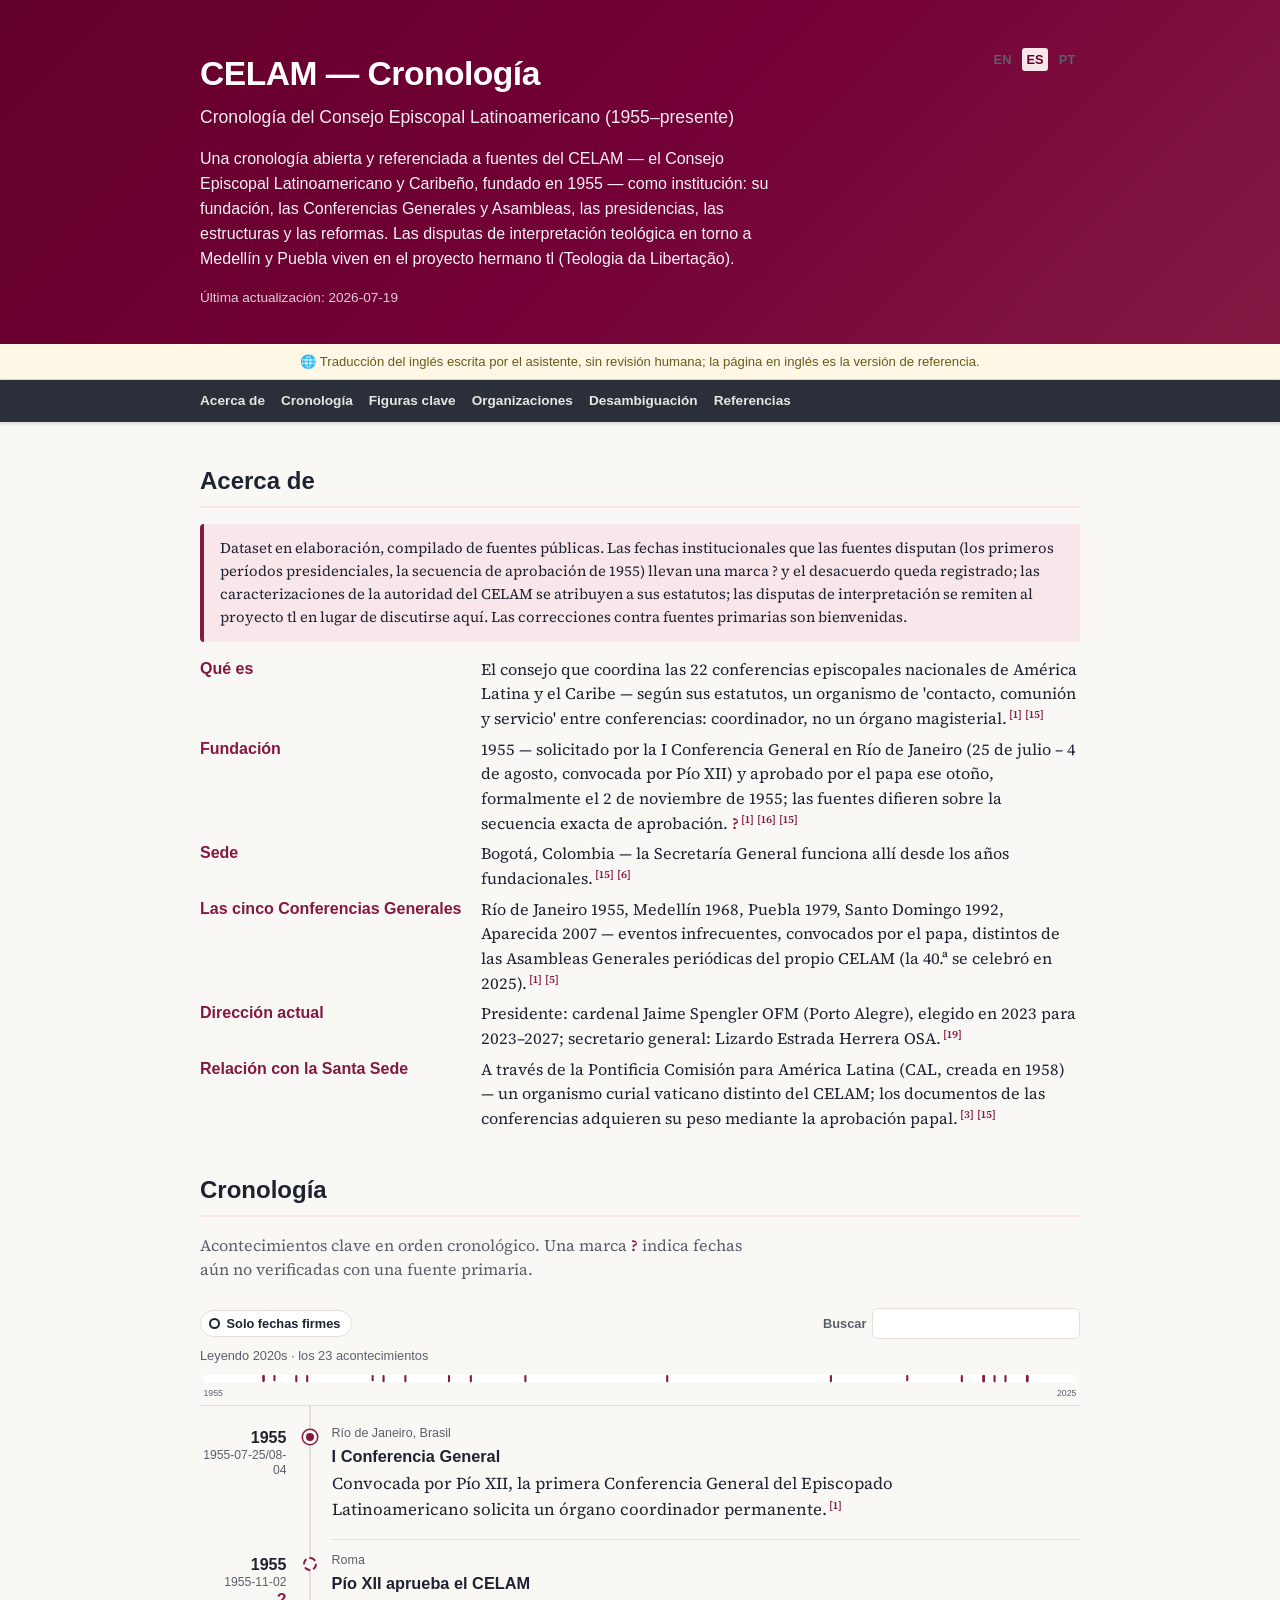
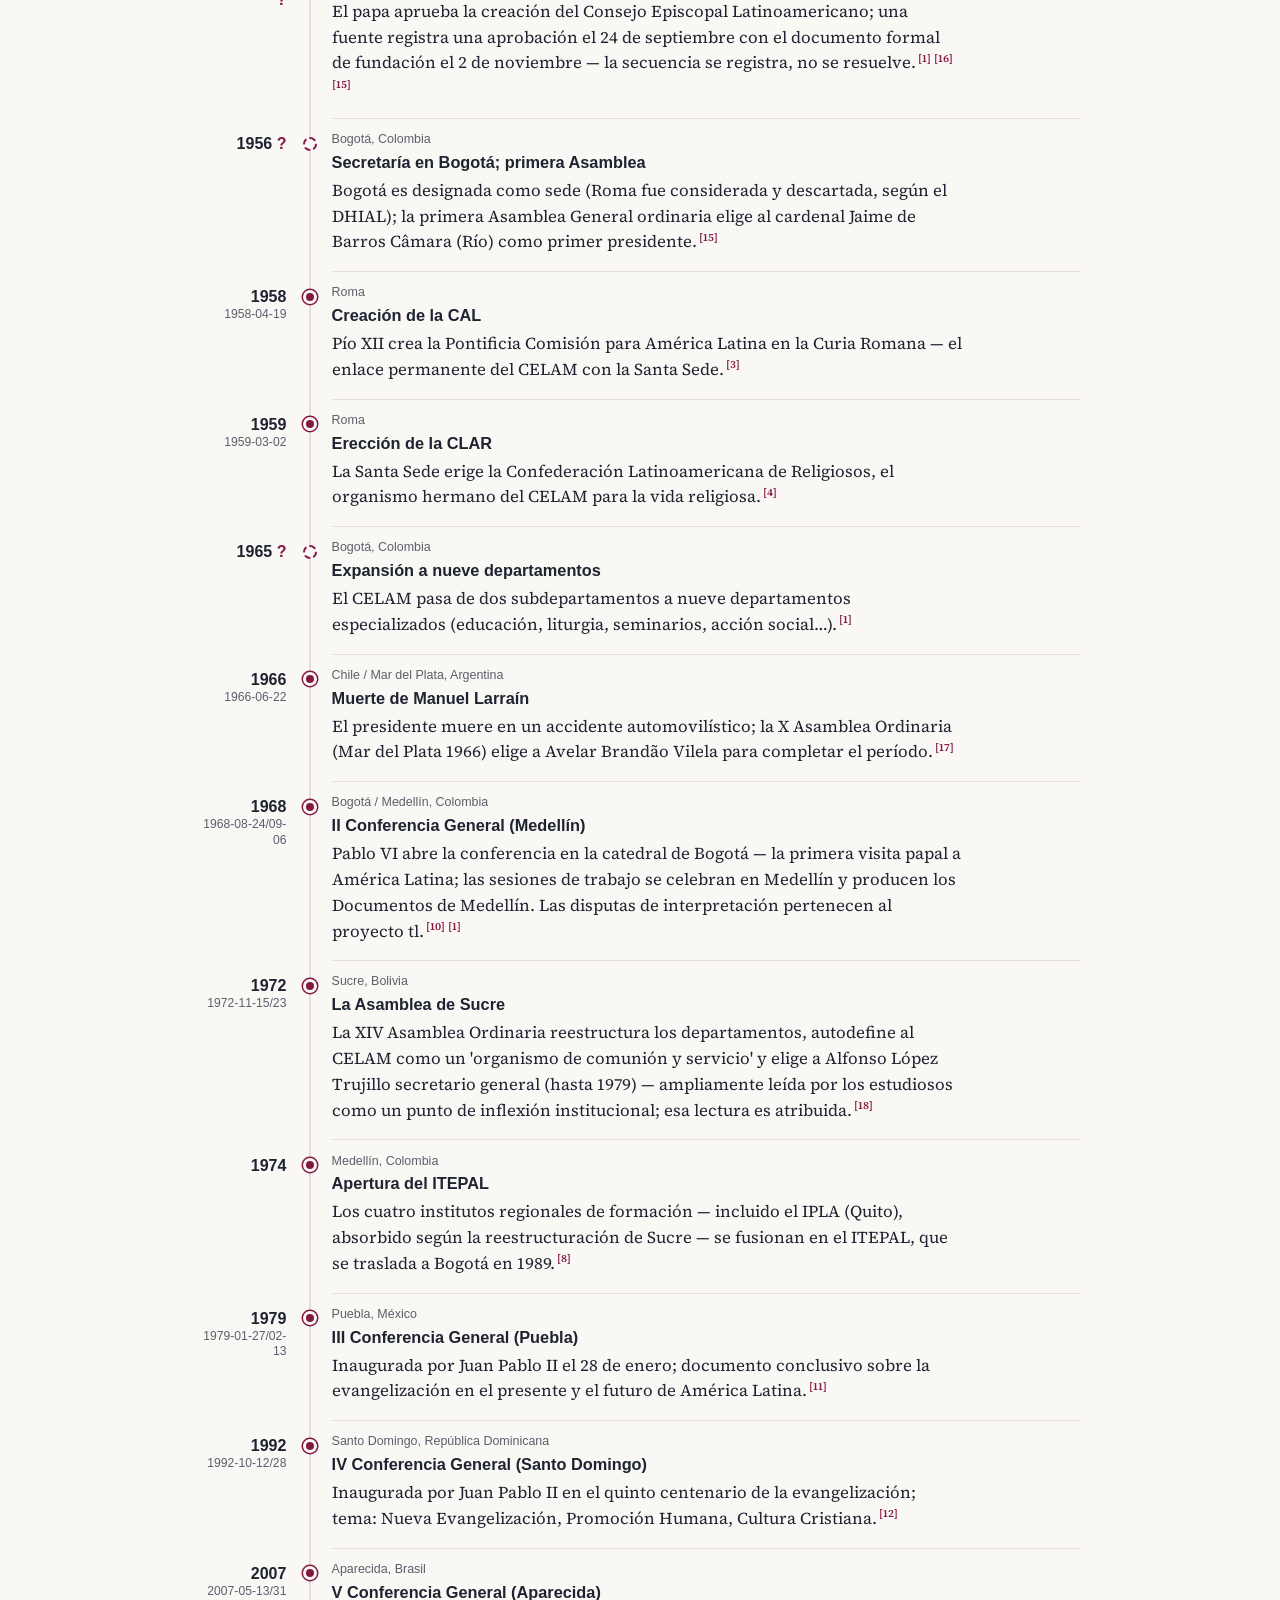
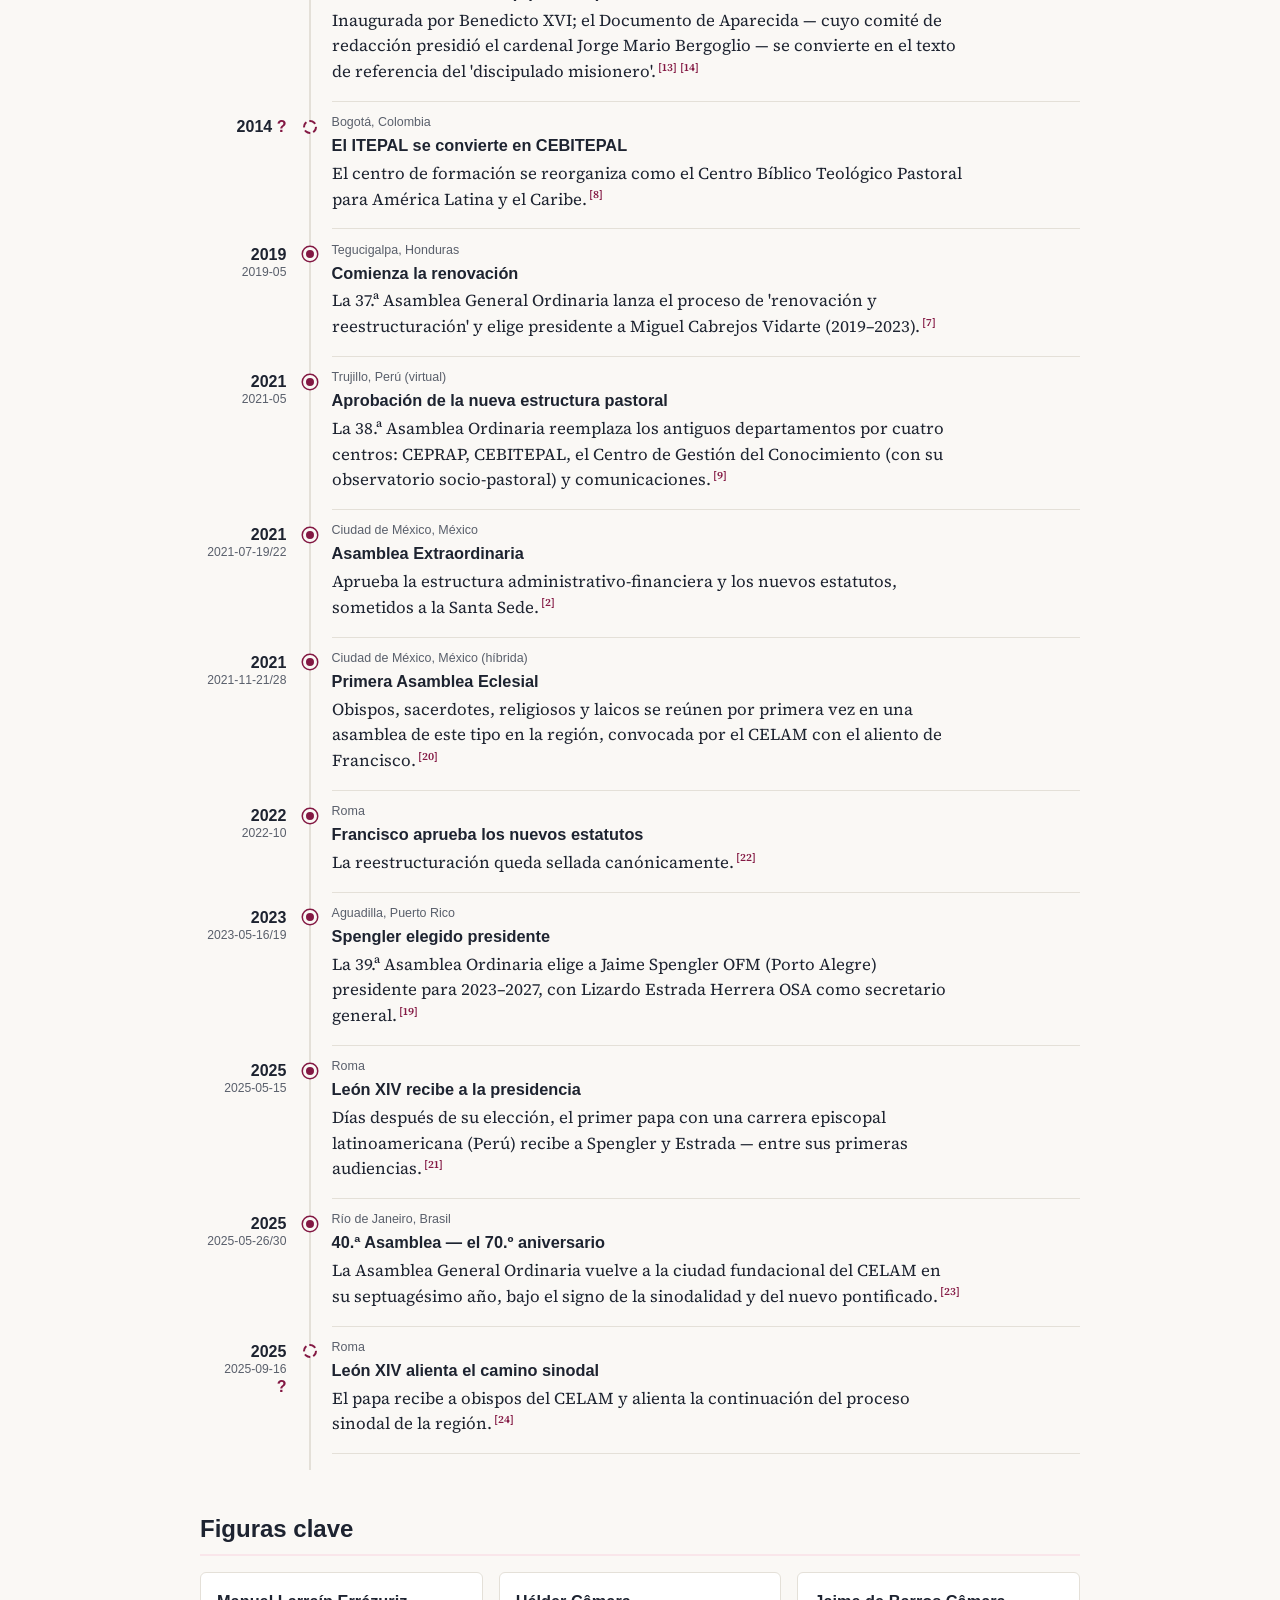
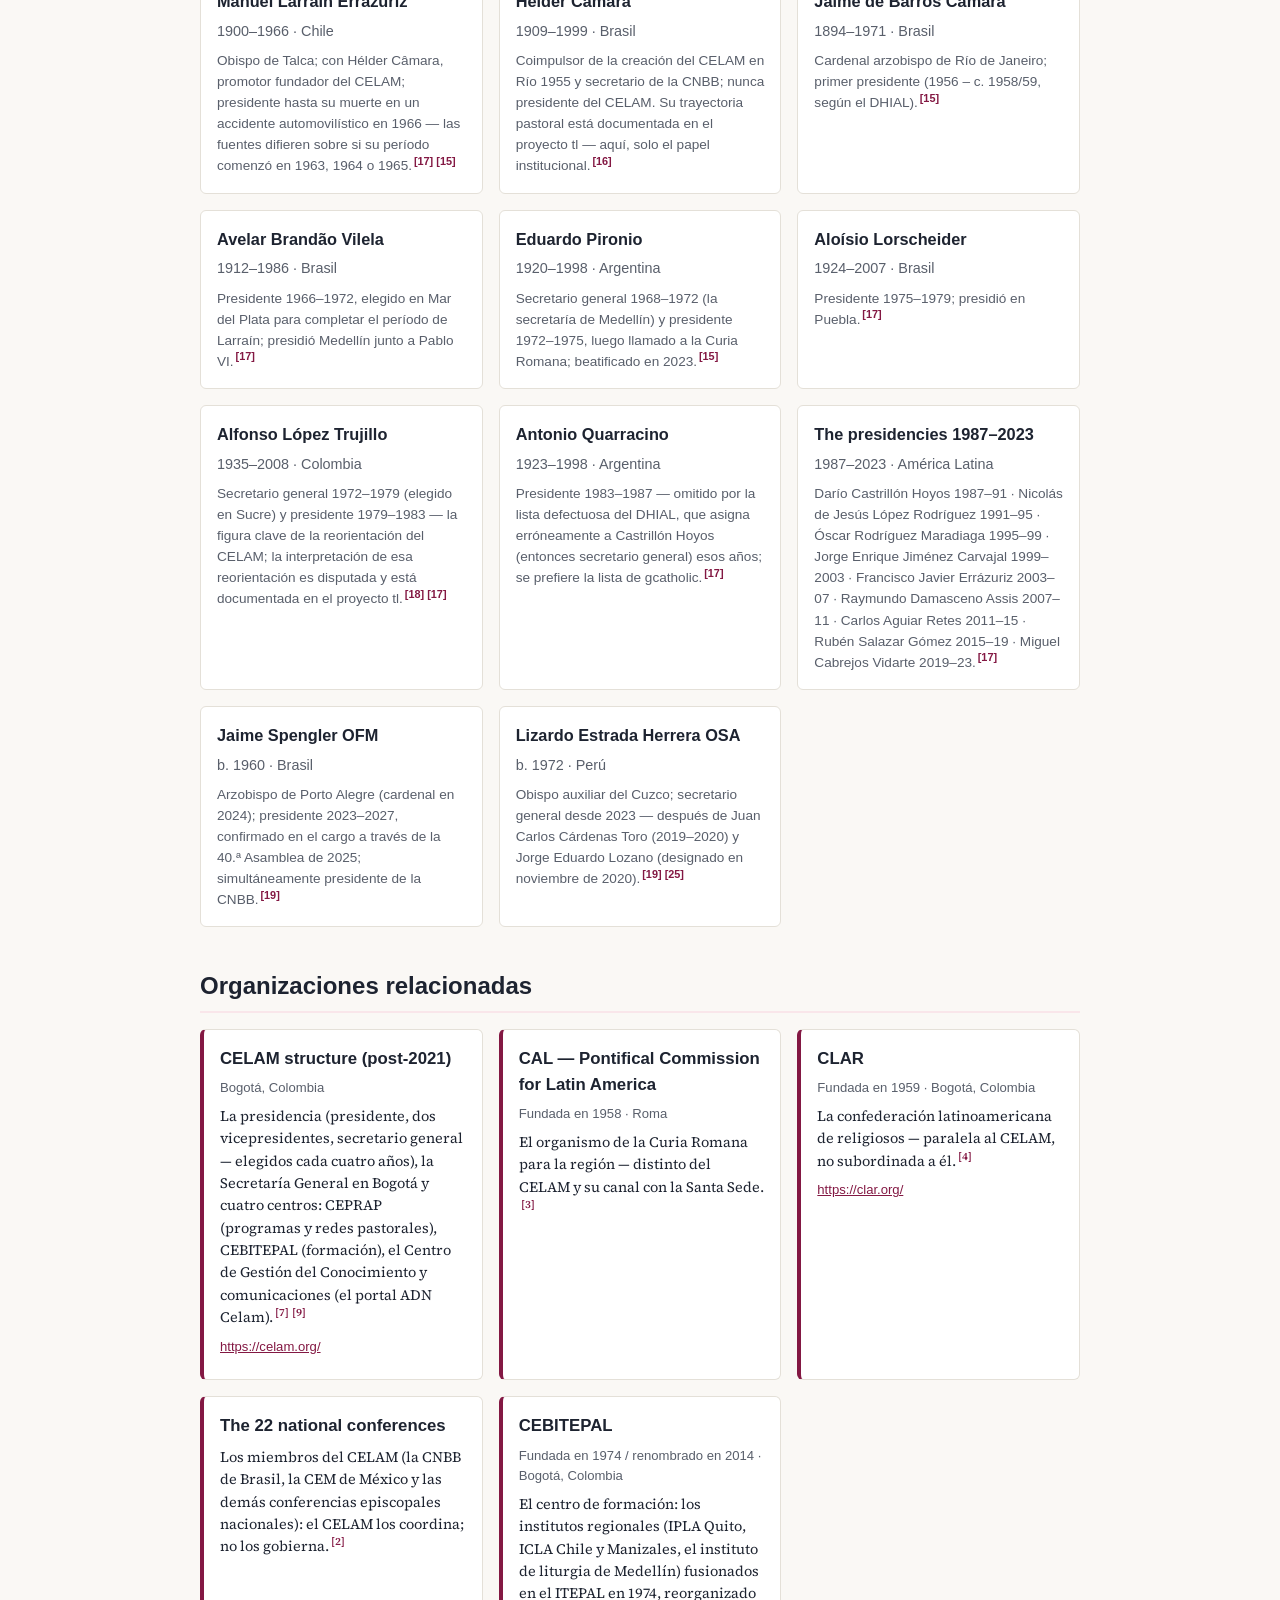
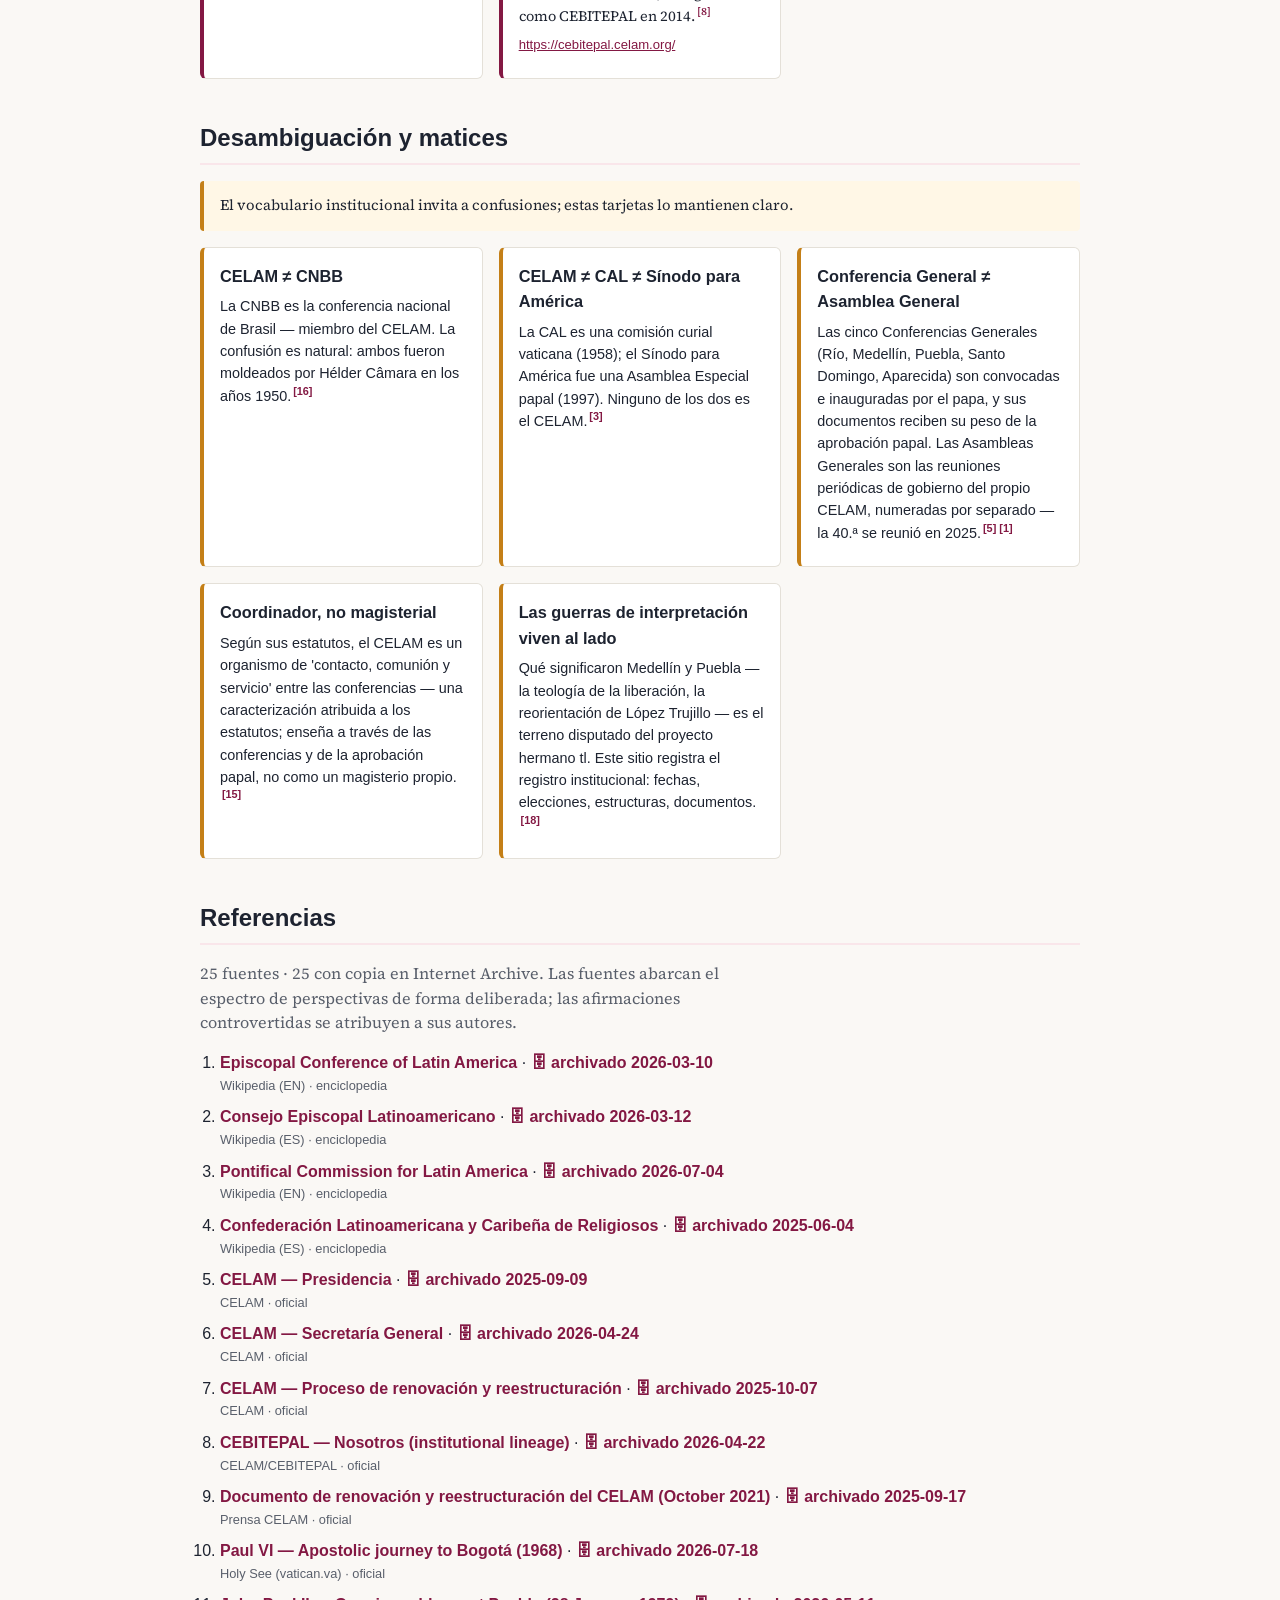
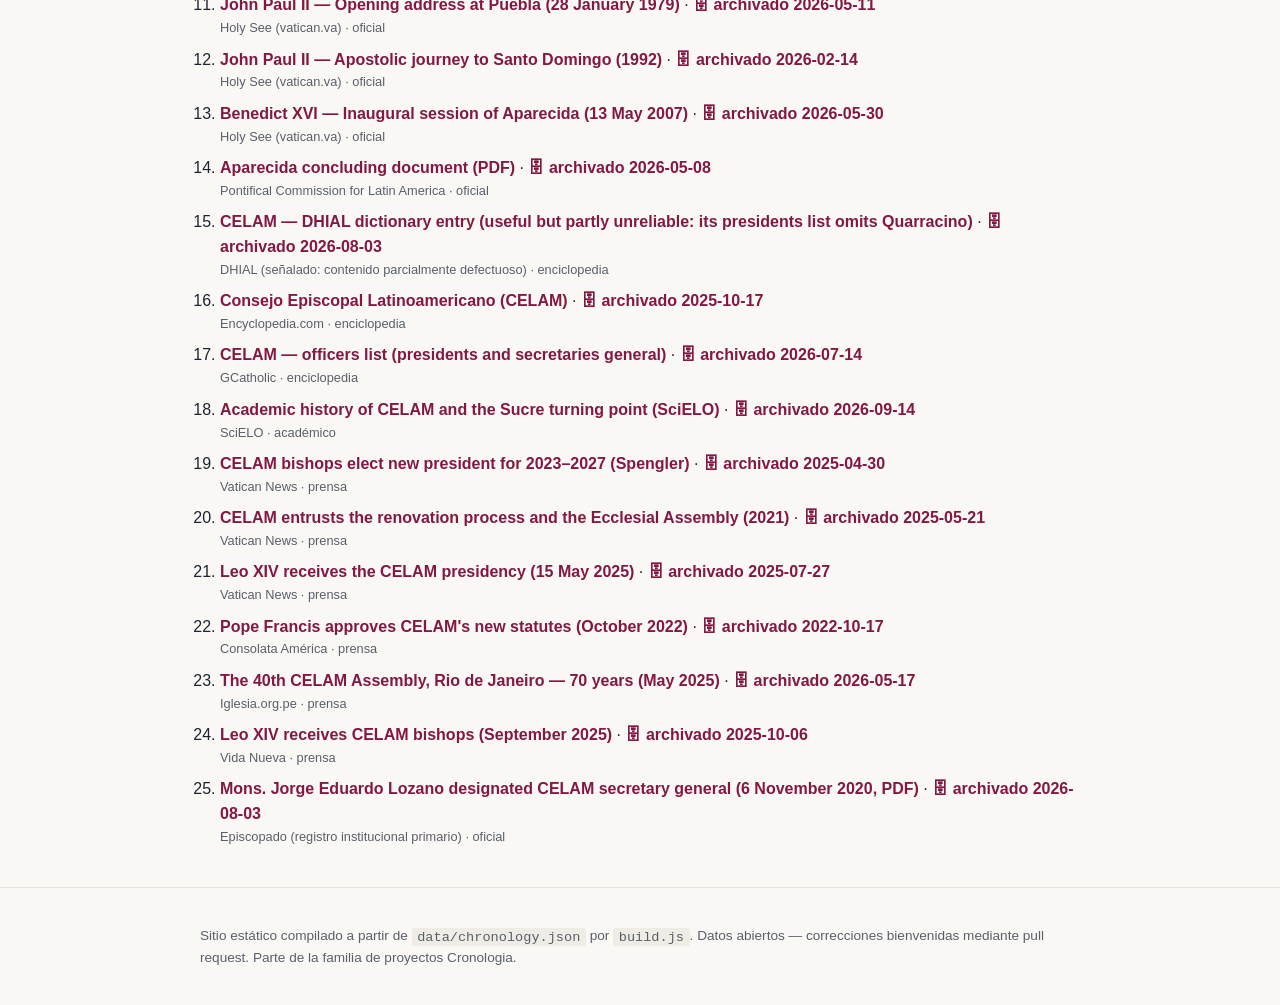
<file: docs/es/index.html>
<!DOCTYPE html>
<html lang="es">
<head>
  <meta charset="utf-8">
  <meta name="viewport" content="width=device-width, initial-scale=1">
  <title>CELAM — Cronología</title>
  <meta name="description" content="Una cronología abierta y referenciada a fuentes del CELAM — el Consejo Episcopal Latinoamericano y Caribeño, fundado en 1955 — como institución: su fundación, las Conferencias Generales y Asambleas, las presidencias, las estructuras y las reformas. Las disputas de interpretación teológica en torno a Medellín y Puebla viven en el proyecto hermano tl (Teologia da Libertação).">
  <!-- Google tag (gtag.js) -->
  <script async src="https://www.googletagmanager.com/gtag/js?id=G-R9LV1QZHVE"></script>
  <script>
    window.dataLayer = window.dataLayer || [];
    function gtag(){dataLayer.push(arguments);}
    gtag('js', new Date());
    gtag('config', 'G-R9LV1QZHVE');
  </script>
  <link rel="stylesheet" href="../styles.css">
  <script src="../river.js" defer></script>
  <script src="../cite.js" defer data-label="Referencia" data-all="Todas las referencias"></script>
  <link rel="canonical" href="https://cronologia.github.io/celam/es/">
  <link rel="alternate" hreflang="en" href="https://cronologia.github.io/celam/en/">
  <link rel="alternate" hreflang="es" href="https://cronologia.github.io/celam/es/">
  <link rel="alternate" hreflang="pt" href="https://cronologia.github.io/celam/pt/">
  <link rel="alternate" hreflang="x-default" href="https://cronologia.github.io/celam/">
  <meta property="og:type" content="website">
  <meta property="og:site_name" content="CELAM — Cronología">
  <meta property="og:locale" content="es_ES">
  <meta property="og:title" content="CELAM — Cronología">
  <meta property="og:description" content="Una cronología abierta y referenciada a fuentes del CELAM — el Consejo Episcopal Latinoamericano y Caribeño, fundado en 1955 — como institución: su fundación, las Conferencias Generales y Asambleas, las presidencias, las estructuras y las reformas. Las disputas de interpretación teológica en torno a Medellín y Puebla viven en el proyecto hermano tl (Teologia da Libertação).">
  <meta property="og:url" content="https://cronologia.github.io/celam/es/">
  <meta name="twitter:card" content="summary">
  <meta name="twitter:title" content="CELAM — Cronología">
  <meta name="twitter:description" content="Una cronología abierta y referenciada a fuentes del CELAM — el Consejo Episcopal Latinoamericano y Caribeño, fundado en 1955 — como institución: su fundación, las Conferencias Generales y Asambleas, las presidencias, las estructuras y las reformas. Las disputas de interpretación teológica en torno a Medellín y Puebla viven en el proyecto hermano tl (Teologia da Libertação).">
  <script type="application/ld+json">
  {
    "@context": "https://schema.org",
    "@type": "WebSite",
    "name": "CELAM — Cronología",
    "description": "Una cronología abierta y referenciada a fuentes del CELAM — el Consejo Episcopal Latinoamericano y Caribeño, fundado en 1955 — como institución: su fundación, las Conferencias Generales y Asambleas, las presidencias, las estructuras y las reformas. Las disputas de interpretación teológica en torno a Medellín y Puebla viven en el proyecto hermano tl (Teologia da Libertação).",
    "url": "https://cronologia.github.io/celam/es/",
    "inLanguage": "es"
  }
  </script>
</head>
<body>
  <header class="site-header">
    <div class="wrap">
      <nav class="lang-switch" aria-label="Idioma"><a href="../en/" hreflang="en">EN</a><span class="lang-current" aria-current="true">ES</span><a href="../pt/" hreflang="pt">PT</a></nav>
      <h1>CELAM — Cronología</h1>
      <p class="subtitle">Cronología del Consejo Episcopal Latinoamericano (1955–presente)</p>
      <p class="lead">Una cronología abierta y referenciada a fuentes del CELAM — el Consejo Episcopal Latinoamericano y Caribeño, fundado en 1955 — como institución: su fundación, las Conferencias Generales y Asambleas, las presidencias, las estructuras y las reformas. Las disputas de interpretación teológica en torno a Medellín y Puebla viven en el proyecto hermano tl (Teologia da Libertação).</p>
      <p class="updated">Última actualización: 2026-07-19</p>
    </div>
  </header>
  <div class="i18n-disclaimer" role="note">🌐 Traducción del inglés escrita por el asistente, sin revisión humana; la página en inglés es la versión de referencia.</div>

  <nav class="site-nav">
    <div class="wrap">
      <a href="#about">Acerca de</a>
      <a href="#chronology">Cronología</a>
      <a href="#figures">Figuras clave</a>
      <a href="#organizations">Organizaciones</a>
      <a href="#disambiguation">Desambiguación</a>
      <a href="#references">Referencias</a>
    </div>
  </nav>

  <main class="wrap">
    <section id="about">
      <h2>Acerca de</h2>
      <p class="notice">Dataset en elaboración, compilado de fuentes públicas. Las fechas institucionales que las fuentes disputan (los primeros períodos presidenciales, la secuencia de aprobación de 1955) llevan una marca ? y el desacuerdo queda registrado; las caracterizaciones de la autoridad del CELAM se atribuyen a sus estatutos; las disputas de interpretación se remiten al proyecto tl en lugar de discutirse aquí. Las correcciones contra fuentes primarias son bienvenidas.</p>
      <dl class="facts">
        <dt>Qué es</dt>
        <dd>El consejo que coordina las 22 conferencias episcopales nacionales de América Latina y el Caribe — según sus estatutos, un organismo de &#39;contacto, comunión y servicio&#39; entre conferencias: coordinador, no un órgano magisterial.<sup class="cite"><a href="#ref-1" title="Reference 1">[1]</a> <a href="#ref-15" title="Reference 15">[15]</a></sup></dd>
        <dt>Fundación</dt>
        <dd>1955 — solicitado por la I Conferencia General en Río de Janeiro (25 de julio – 4 de agosto, convocada por Pío XII) y aprobado por el papa ese otoño, formalmente el 2 de noviembre de 1955; las fuentes difieren sobre la secuencia exacta de aprobación. <span class="flag" title="Aún no verificado con una fuente primaria">?</span><sup class="cite"><a href="#ref-1" title="Reference 1">[1]</a> <a href="#ref-16" title="Reference 16">[16]</a> <a href="#ref-15" title="Reference 15">[15]</a></sup></dd>
        <dt>Sede</dt>
        <dd>Bogotá, Colombia — la Secretaría General funciona allí desde los años fundacionales.<sup class="cite"><a href="#ref-15" title="Reference 15">[15]</a> <a href="#ref-6" title="Reference 6">[6]</a></sup></dd>
        <dt>Las cinco Conferencias Generales</dt>
        <dd>Río de Janeiro 1955, Medellín 1968, Puebla 1979, Santo Domingo 1992, Aparecida 2007 — eventos infrecuentes, convocados por el papa, distintos de las Asambleas Generales periódicas del propio CELAM (la 40.ª se celebró en 2025).<sup class="cite"><a href="#ref-1" title="Reference 1">[1]</a> <a href="#ref-5" title="Reference 5">[5]</a></sup></dd>
        <dt>Dirección actual</dt>
        <dd>Presidente: cardenal Jaime Spengler OFM (Porto Alegre), elegido en 2023 para 2023–2027; secretario general: Lizardo Estrada Herrera OSA.<sup class="cite"><a href="#ref-19" title="Reference 19">[19]</a></sup></dd>
        <dt>Relación con la Santa Sede</dt>
        <dd>A través de la Pontificia Comisión para América Latina (CAL, creada en 1958) — un organismo curial vaticano distinto del CELAM; los documentos de las conferencias adquieren su peso mediante la aprobación papal.<sup class="cite"><a href="#ref-3" title="Reference 3">[3]</a> <a href="#ref-15" title="Reference 15">[15]</a></sup></dd>
      </dl>
    </section>

    <section id="chronology" class="river">
      <h2>Cronología</h2>
      <p class="section-intro">Acontecimientos clave en orden cronológico. Una marca <span class="flag">?</span> indica
      fechas aún no verificadas con una fuente primaria.</p>
      <div class="rv-bar">
        <div class="rv-controls" role="group" aria-label="Filtrar la cronología" hidden>
          <label class="rv-chip rv-firm"><input type="checkbox" data-firm><span class="rv-sw"></span>Solo fechas firmes</label>
          <label class="rv-find">Buscar <input type="search" autocomplete="off"></label>
          <p class="rv-status" aria-live="polite" data-all="los {n} acontecimientos" data-some="{n} de {total} acontecimientos mostrados" data-reading="Leyendo"></p>
        </div>
        <svg class="rv-ribbon" viewBox="-4 0 1008 29" preserveAspectRatio="xMinYMid meet" role="img" aria-label="Vista general de los 23 acontecimientos; los grandes vacíos del registro se dibujan como cortes">
          <rect class="rv-row" x="0" y="2" width="1000" height="9"/>
          <line class="rv-tick rv-l0" data-i="0" x1="68.8" x2="68.8" y1="3.5" y2="9.5"/><line class="rv-tick rv-l0 rv-u" data-i="1" x1="68.8" x2="68.8" y1="3.5" y2="9.5"/><line class="rv-tick rv-l0 rv-u" data-i="2" x1="81.3" x2="81.3" y1="3.5" y2="9.5"/><line class="rv-tick rv-l0" data-i="3" x1="106.3" x2="106.3" y1="3.5" y2="9.5"/><line class="rv-tick rv-l0" data-i="4" x1="118.8" x2="118.8" y1="3.5" y2="9.5"/><line class="rv-tick rv-l0 rv-u" data-i="5" x1="193.8" x2="193.8" y1="3.5" y2="9.5"/><line class="rv-tick rv-l0" data-i="6" x1="206.3" x2="206.3" y1="3.5" y2="9.5"/><line class="rv-tick rv-l0" data-i="7" x1="231.3" x2="231.3" y1="3.5" y2="9.5"/><line class="rv-tick rv-l0" data-i="8" x1="281.3" x2="281.3" y1="3.5" y2="9.5"/><line class="rv-tick rv-l0" data-i="9" x1="306.3" x2="306.3" y1="3.5" y2="9.5"/><line class="rv-tick rv-l0" data-i="10" x1="368.8" x2="368.8" y1="3.5" y2="9.5"/><line class="rv-tick rv-l0" data-i="11" x1="531.3" x2="531.3" y1="3.5" y2="9.5"/><line class="rv-tick rv-l0" data-i="12" x1="718.8" x2="718.8" y1="3.5" y2="9.5"/><line class="rv-tick rv-l0 rv-u" data-i="13" x1="806.3" x2="806.3" y1="3.5" y2="9.5"/><line class="rv-tick rv-l0" data-i="14" x1="868.8" x2="868.8" y1="3.5" y2="9.5"/><line class="rv-tick rv-l0" data-i="15" x1="893.8" x2="893.8" y1="3.5" y2="9.5"/><line class="rv-tick rv-l0" data-i="16" x1="893.8" x2="893.8" y1="3.5" y2="9.5"/><line class="rv-tick rv-l0" data-i="17" x1="893.8" x2="893.8" y1="3.5" y2="9.5"/><line class="rv-tick rv-l0" data-i="18" x1="906.3" x2="906.3" y1="3.5" y2="9.5"/><line class="rv-tick rv-l0" data-i="19" x1="918.8" x2="918.8" y1="3.5" y2="9.5"/><line class="rv-tick rv-l0" data-i="20" x1="943.8" x2="943.8" y1="3.5" y2="9.5"/><line class="rv-tick rv-l0" data-i="21" x1="943.8" x2="943.8" y1="3.5" y2="9.5"/><line class="rv-tick rv-l0 rv-u" data-i="22" x1="943.8" x2="943.8" y1="3.5" y2="9.5"/>
          <text class="rv-axis" x="0" y="26" text-anchor="start">1955</text><text class="rv-axis" x="1000" y="26" text-anchor="end">2025</text><rect class="rv-win" x="0" y="0" width="0" height="13"/>
        </svg>
      </div>
      <ol class="rv-list" style="--lanes:1">
        <li class="rv-e" id="decade-1950" data-i="0" data-lanes="" data-decade="1950s">
          <div class="rv-year">1955<small>1955-07-25/08-04</small></div>
          <div class="rv-node" aria-hidden="true"><i class="rv-l0" style="--k:0"></i></div>
          <div class="rv-card">
            <p class="rv-kick"><span>Río de Janeiro, Brasil</span></p>
            <h3>I Conferencia General</h3>
            <p class="rv-text">Convocada por Pío XII, la primera Conferencia General del Episcopado Latinoamericano solicita un órgano coordinador permanente.<sup class="cite"><a href="#ref-1" title="Reference 1">[1]</a></sup></p>
          </div>
        </li>
        <li class="rv-e rv-u" data-i="1" data-lanes="" data-decade="1950s">
          <div class="rv-year">1955<small>1955-11-02</small> <span class="flag" title="Fecha aún no verificada con una fuente primaria">?</span></div>
          <div class="rv-node" aria-hidden="true"><i class="rv-l0" style="--k:0"></i></div>
          <div class="rv-card">
            <p class="rv-kick"><span>Roma</span></p>
            <h3>Pío XII aprueba el CELAM</h3>
            <p class="rv-text">El papa aprueba la creación del Consejo Episcopal Latinoamericano; una fuente registra una aprobación el 24 de septiembre con el documento formal de fundación el 2 de noviembre — la secuencia se registra, no se resuelve.<sup class="cite"><a href="#ref-1" title="Reference 1">[1]</a> <a href="#ref-16" title="Reference 16">[16]</a> <a href="#ref-15" title="Reference 15">[15]</a></sup></p>
          </div>
        </li>
        <li class="rv-e rv-u" data-i="2" data-lanes="" data-decade="1950s">
          <div class="rv-year">1956 <span class="flag" title="Fecha aún no verificada con una fuente primaria">?</span></div>
          <div class="rv-node" aria-hidden="true"><i class="rv-l0" style="--k:0"></i></div>
          <div class="rv-card">
            <p class="rv-kick"><span>Bogotá, Colombia</span></p>
            <h3>Secretaría en Bogotá; primera Asamblea</h3>
            <p class="rv-text">Bogotá es designada como sede (Roma fue considerada y descartada, según el DHIAL); la primera Asamblea General ordinaria elige al cardenal Jaime de Barros Câmara (Río) como primer presidente.<sup class="cite"><a href="#ref-15" title="Reference 15">[15]</a></sup></p>
          </div>
        </li>
        <li class="rv-e" data-i="3" data-lanes="" data-decade="1950s">
          <div class="rv-year">1958<small>1958-04-19</small></div>
          <div class="rv-node" aria-hidden="true"><i class="rv-l0" style="--k:0"></i></div>
          <div class="rv-card">
            <p class="rv-kick"><span>Roma</span></p>
            <h3>Creación de la CAL</h3>
            <p class="rv-text">Pío XII crea la Pontificia Comisión para América Latina en la Curia Romana — el enlace permanente del CELAM con la Santa Sede.<sup class="cite"><a href="#ref-3" title="Reference 3">[3]</a></sup></p>
          </div>
        </li>
        <li class="rv-e" data-i="4" data-lanes="" data-decade="1950s">
          <div class="rv-year">1959<small>1959-03-02</small></div>
          <div class="rv-node" aria-hidden="true"><i class="rv-l0" style="--k:0"></i></div>
          <div class="rv-card">
            <p class="rv-kick"><span>Roma</span></p>
            <h3>Erección de la CLAR</h3>
            <p class="rv-text">La Santa Sede erige la Confederación Latinoamericana de Religiosos, el organismo hermano del CELAM para la vida religiosa.<sup class="cite"><a href="#ref-4" title="Reference 4">[4]</a></sup></p>
          </div>
        </li>
        <li class="rv-e rv-u" id="decade-1960" data-i="5" data-lanes="" data-decade="1960s">
          <div class="rv-year">1965 <span class="flag" title="Fecha aún no verificada con una fuente primaria">?</span></div>
          <div class="rv-node" aria-hidden="true"><i class="rv-l0" style="--k:0"></i></div>
          <div class="rv-card">
            <p class="rv-kick"><span>Bogotá, Colombia</span></p>
            <h3>Expansión a nueve departamentos</h3>
            <p class="rv-text">El CELAM pasa de dos subdepartamentos a nueve departamentos especializados (educación, liturgia, seminarios, acción social…).<sup class="cite"><a href="#ref-1" title="Reference 1">[1]</a></sup></p>
          </div>
        </li>
        <li class="rv-e" data-i="6" data-lanes="" data-decade="1960s">
          <div class="rv-year">1966<small>1966-06-22</small></div>
          <div class="rv-node" aria-hidden="true"><i class="rv-l0" style="--k:0"></i></div>
          <div class="rv-card">
            <p class="rv-kick"><span>Chile / Mar del Plata, Argentina</span></p>
            <h3>Muerte de Manuel Larraín</h3>
            <p class="rv-text">El presidente muere en un accidente automovilístico; la X Asamblea Ordinaria (Mar del Plata 1966) elige a Avelar Brandão Vilela para completar el período.<sup class="cite"><a href="#ref-17" title="Reference 17">[17]</a></sup></p>
          </div>
        </li>
        <li class="rv-e" data-i="7" data-lanes="" data-decade="1960s">
          <div class="rv-year">1968<small>1968-08-24/09-06</small></div>
          <div class="rv-node" aria-hidden="true"><i class="rv-l0" style="--k:0"></i></div>
          <div class="rv-card">
            <p class="rv-kick"><span>Bogotá / Medellín, Colombia</span></p>
            <h3>II Conferencia General (Medellín)</h3>
            <p class="rv-text">Pablo VI abre la conferencia en la catedral de Bogotá — la primera visita papal a América Latina; las sesiones de trabajo se celebran en Medellín y producen los Documentos de Medellín. Las disputas de interpretación pertenecen al proyecto tl.<sup class="cite"><a href="#ref-10" title="Reference 10">[10]</a> <a href="#ref-1" title="Reference 1">[1]</a></sup></p>
          </div>
        </li>
        <li class="rv-e" id="decade-1970" data-i="8" data-lanes="" data-decade="1970s">
          <div class="rv-year">1972<small>1972-11-15/23</small></div>
          <div class="rv-node" aria-hidden="true"><i class="rv-l0" style="--k:0"></i></div>
          <div class="rv-card">
            <p class="rv-kick"><span>Sucre, Bolivia</span></p>
            <h3>La Asamblea de Sucre</h3>
            <p class="rv-text">La XIV Asamblea Ordinaria reestructura los departamentos, autodefine al CELAM como un &#39;organismo de comunión y servicio&#39; y elige a Alfonso López Trujillo secretario general (hasta 1979) — ampliamente leída por los estudiosos como un punto de inflexión institucional; esa lectura es atribuida.<sup class="cite"><a href="#ref-18" title="Reference 18">[18]</a></sup></p>
          </div>
        </li>
        <li class="rv-e" data-i="9" data-lanes="" data-decade="1970s">
          <div class="rv-year">1974</div>
          <div class="rv-node" aria-hidden="true"><i class="rv-l0" style="--k:0"></i></div>
          <div class="rv-card">
            <p class="rv-kick"><span>Medellín, Colombia</span></p>
            <h3>Apertura del ITEPAL</h3>
            <p class="rv-text">Los cuatro institutos regionales de formación — incluido el IPLA (Quito), absorbido según la reestructuración de Sucre — se fusionan en el ITEPAL, que se traslada a Bogotá en 1989.<sup class="cite"><a href="#ref-8" title="Reference 8">[8]</a></sup></p>
          </div>
        </li>
        <li class="rv-e" data-i="10" data-lanes="" data-decade="1970s">
          <div class="rv-year">1979<small>1979-01-27/02-13</small></div>
          <div class="rv-node" aria-hidden="true"><i class="rv-l0" style="--k:0"></i></div>
          <div class="rv-card">
            <p class="rv-kick"><span>Puebla, México</span></p>
            <h3>III Conferencia General (Puebla)</h3>
            <p class="rv-text">Inaugurada por Juan Pablo II el 28 de enero; documento conclusivo sobre la evangelización en el presente y el futuro de América Latina.<sup class="cite"><a href="#ref-11" title="Reference 11">[11]</a></sup></p>
          </div>
        </li>
        <li class="rv-e" id="decade-1990" data-i="11" data-lanes="" data-decade="1990s">
          <div class="rv-year">1992<small>1992-10-12/28</small></div>
          <div class="rv-node" aria-hidden="true"><i class="rv-l0" style="--k:0"></i></div>
          <div class="rv-card">
            <p class="rv-kick"><span>Santo Domingo, República Dominicana</span></p>
            <h3>IV Conferencia General (Santo Domingo)</h3>
            <p class="rv-text">Inaugurada por Juan Pablo II en el quinto centenario de la evangelización; tema: Nueva Evangelización, Promoción Humana, Cultura Cristiana.<sup class="cite"><a href="#ref-12" title="Reference 12">[12]</a></sup></p>
          </div>
        </li>
        <li class="rv-e" id="decade-2000" data-i="12" data-lanes="" data-decade="2000s">
          <div class="rv-year">2007<small>2007-05-13/31</small></div>
          <div class="rv-node" aria-hidden="true"><i class="rv-l0" style="--k:0"></i></div>
          <div class="rv-card">
            <p class="rv-kick"><span>Aparecida, Brasil</span></p>
            <h3>V Conferencia General (Aparecida)</h3>
            <p class="rv-text">Inaugurada por Benedicto XVI; el Documento de Aparecida — cuyo comité de redacción presidió el cardenal Jorge Mario Bergoglio — se convierte en el texto de referencia del &#39;discipulado misionero&#39;.<sup class="cite"><a href="#ref-13" title="Reference 13">[13]</a> <a href="#ref-14" title="Reference 14">[14]</a></sup></p>
          </div>
        </li>
        <li class="rv-e rv-u" id="decade-2010" data-i="13" data-lanes="" data-decade="2010s">
          <div class="rv-year">2014 <span class="flag" title="Fecha aún no verificada con una fuente primaria">?</span></div>
          <div class="rv-node" aria-hidden="true"><i class="rv-l0" style="--k:0"></i></div>
          <div class="rv-card">
            <p class="rv-kick"><span>Bogotá, Colombia</span></p>
            <h3>El ITEPAL se convierte en CEBITEPAL</h3>
            <p class="rv-text">El centro de formación se reorganiza como el Centro Bíblico Teológico Pastoral para América Latina y el Caribe.<sup class="cite"><a href="#ref-8" title="Reference 8">[8]</a></sup></p>
          </div>
        </li>
        <li class="rv-e" data-i="14" data-lanes="" data-decade="2010s">
          <div class="rv-year">2019<small>2019-05</small></div>
          <div class="rv-node" aria-hidden="true"><i class="rv-l0" style="--k:0"></i></div>
          <div class="rv-card">
            <p class="rv-kick"><span>Tegucigalpa, Honduras</span></p>
            <h3>Comienza la renovación</h3>
            <p class="rv-text">La 37.ª Asamblea General Ordinaria lanza el proceso de &#39;renovación y reestructuración&#39; y elige presidente a Miguel Cabrejos Vidarte (2019–2023).<sup class="cite"><a href="#ref-7" title="Reference 7">[7]</a></sup></p>
          </div>
        </li>
        <li class="rv-e" id="decade-2020" data-i="15" data-lanes="" data-decade="2020s">
          <div class="rv-year">2021<small>2021-05</small></div>
          <div class="rv-node" aria-hidden="true"><i class="rv-l0" style="--k:0"></i></div>
          <div class="rv-card">
            <p class="rv-kick"><span>Trujillo, Perú (virtual)</span></p>
            <h3>Aprobación de la nueva estructura pastoral</h3>
            <p class="rv-text">La 38.ª Asamblea Ordinaria reemplaza los antiguos departamentos por cuatro centros: CEPRAP, CEBITEPAL, el Centro de Gestión del Conocimiento (con su observatorio socio-pastoral) y comunicaciones.<sup class="cite"><a href="#ref-9" title="Reference 9">[9]</a></sup></p>
          </div>
        </li>
        <li class="rv-e" data-i="16" data-lanes="" data-decade="2020s">
          <div class="rv-year">2021<small>2021-07-19/22</small></div>
          <div class="rv-node" aria-hidden="true"><i class="rv-l0" style="--k:0"></i></div>
          <div class="rv-card">
            <p class="rv-kick"><span>Ciudad de México, México</span></p>
            <h3>Asamblea Extraordinaria</h3>
            <p class="rv-text">Aprueba la estructura administrativo-financiera y los nuevos estatutos, sometidos a la Santa Sede.<sup class="cite"><a href="#ref-2" title="Reference 2">[2]</a></sup></p>
          </div>
        </li>
        <li class="rv-e" data-i="17" data-lanes="" data-decade="2020s">
          <div class="rv-year">2021<small>2021-11-21/28</small></div>
          <div class="rv-node" aria-hidden="true"><i class="rv-l0" style="--k:0"></i></div>
          <div class="rv-card">
            <p class="rv-kick"><span>Ciudad de México, México (híbrida)</span></p>
            <h3>Primera Asamblea Eclesial</h3>
            <p class="rv-text">Obispos, sacerdotes, religiosos y laicos se reúnen por primera vez en una asamblea de este tipo en la región, convocada por el CELAM con el aliento de Francisco.<sup class="cite"><a href="#ref-20" title="Reference 20">[20]</a></sup></p>
          </div>
        </li>
        <li class="rv-e" data-i="18" data-lanes="" data-decade="2020s">
          <div class="rv-year">2022<small>2022-10</small></div>
          <div class="rv-node" aria-hidden="true"><i class="rv-l0" style="--k:0"></i></div>
          <div class="rv-card">
            <p class="rv-kick"><span>Roma</span></p>
            <h3>Francisco aprueba los nuevos estatutos</h3>
            <p class="rv-text">La reestructuración queda sellada canónicamente.<sup class="cite"><a href="#ref-22" title="Reference 22">[22]</a></sup></p>
          </div>
        </li>
        <li class="rv-e" data-i="19" data-lanes="" data-decade="2020s">
          <div class="rv-year">2023<small>2023-05-16/19</small></div>
          <div class="rv-node" aria-hidden="true"><i class="rv-l0" style="--k:0"></i></div>
          <div class="rv-card">
            <p class="rv-kick"><span>Aguadilla, Puerto Rico</span></p>
            <h3>Spengler elegido presidente</h3>
            <p class="rv-text">La 39.ª Asamblea Ordinaria elige a Jaime Spengler OFM (Porto Alegre) presidente para 2023–2027, con Lizardo Estrada Herrera OSA como secretario general.<sup class="cite"><a href="#ref-19" title="Reference 19">[19]</a></sup></p>
          </div>
        </li>
        <li class="rv-e" data-i="20" data-lanes="" data-decade="2020s">
          <div class="rv-year">2025<small>2025-05-15</small></div>
          <div class="rv-node" aria-hidden="true"><i class="rv-l0" style="--k:0"></i></div>
          <div class="rv-card">
            <p class="rv-kick"><span>Roma</span></p>
            <h3>León XIV recibe a la presidencia</h3>
            <p class="rv-text">Días después de su elección, el primer papa con una carrera episcopal latinoamericana (Perú) recibe a Spengler y Estrada — entre sus primeras audiencias.<sup class="cite"><a href="#ref-21" title="Reference 21">[21]</a></sup></p>
          </div>
        </li>
        <li class="rv-e" data-i="21" data-lanes="" data-decade="2020s">
          <div class="rv-year">2025<small>2025-05-26/30</small></div>
          <div class="rv-node" aria-hidden="true"><i class="rv-l0" style="--k:0"></i></div>
          <div class="rv-card">
            <p class="rv-kick"><span>Río de Janeiro, Brasil</span></p>
            <h3>40.ª Asamblea — el 70.º aniversario</h3>
            <p class="rv-text">La Asamblea General Ordinaria vuelve a la ciudad fundacional del CELAM en su septuagésimo año, bajo el signo de la sinodalidad y del nuevo pontificado.<sup class="cite"><a href="#ref-23" title="Reference 23">[23]</a></sup></p>
          </div>
        </li>
        <li class="rv-e rv-u" data-i="22" data-lanes="" data-decade="2020s">
          <div class="rv-year">2025<small>2025-09-16</small> <span class="flag" title="Fecha aún no verificada con una fuente primaria">?</span></div>
          <div class="rv-node" aria-hidden="true"><i class="rv-l0" style="--k:0"></i></div>
          <div class="rv-card">
            <p class="rv-kick"><span>Roma</span></p>
            <h3>León XIV alienta el camino sinodal</h3>
            <p class="rv-text">El papa recibe a obispos del CELAM y alienta la continuación del proceso sinodal de la región.<sup class="cite"><a href="#ref-24" title="Reference 24">[24]</a></sup></p>
          </div>
        </li>
      </ol>
      <p class="rv-empty" hidden>Ningún acontecimiento coincide. Borre la búsqueda o vuelva a activar un relato.</p>
    </section>

    <section id="figures">
      <h2>Figuras clave</h2>
      <div class="party-grid">
      <div class="party-card">
        <h3>Manuel Larraín Errázuriz</h3>
        <p class="country">1900–1966 · Chile</p>
        <p class="figures">Obispo de Talca; con Hélder Câmara, promotor fundador del CELAM; presidente hasta su muerte en un accidente automovilístico en 1966 — las fuentes difieren sobre si su período comenzó en 1963, 1964 o 1965.<sup class="cite"><a href="#ref-17" title="Reference 17">[17]</a> <a href="#ref-15" title="Reference 15">[15]</a></sup></p>
        
      </div>
      <div class="party-card">
        <h3>Hélder Câmara</h3>
        <p class="country">1909–1999 · Brasil</p>
        <p class="figures">Coimpulsor de la creación del CELAM en Río 1955 y secretario de la CNBB; nunca presidente del CELAM. Su trayectoria pastoral está documentada en el proyecto tl — aquí, solo el papel institucional.<sup class="cite"><a href="#ref-16" title="Reference 16">[16]</a></sup></p>
        
      </div>
      <div class="party-card">
        <h3>Jaime de Barros Câmara</h3>
        <p class="country">1894–1971 · Brasil</p>
        <p class="figures">Cardenal arzobispo de Río de Janeiro; primer presidente (1956 – c. 1958/59, según el DHIAL).<sup class="cite"><a href="#ref-15" title="Reference 15">[15]</a></sup></p>
        
      </div>
      <div class="party-card">
        <h3>Avelar Brandão Vilela</h3>
        <p class="country">1912–1986 · Brasil</p>
        <p class="figures">Presidente 1966–1972, elegido en Mar del Plata para completar el período de Larraín; presidió Medellín junto a Pablo VI.<sup class="cite"><a href="#ref-17" title="Reference 17">[17]</a></sup></p>
        
      </div>
      <div class="party-card">
        <h3>Eduardo Pironio</h3>
        <p class="country">1920–1998 · Argentina</p>
        <p class="figures">Secretario general 1968–1972 (la secretaría de Medellín) y presidente 1972–1975, luego llamado a la Curia Romana; beatificado en 2023.<sup class="cite"><a href="#ref-15" title="Reference 15">[15]</a></sup></p>
        
      </div>
      <div class="party-card">
        <h3>Aloísio Lorscheider</h3>
        <p class="country">1924–2007 · Brasil</p>
        <p class="figures">Presidente 1975–1979; presidió en Puebla.<sup class="cite"><a href="#ref-17" title="Reference 17">[17]</a></sup></p>
        
      </div>
      <div class="party-card">
        <h3>Alfonso López Trujillo</h3>
        <p class="country">1935–2008 · Colombia</p>
        <p class="figures">Secretario general 1972–1979 (elegido en Sucre) y presidente 1979–1983 — la figura clave de la reorientación del CELAM; la interpretación de esa reorientación es disputada y está documentada en el proyecto tl.<sup class="cite"><a href="#ref-18" title="Reference 18">[18]</a> <a href="#ref-17" title="Reference 17">[17]</a></sup></p>
        
      </div>
      <div class="party-card">
        <h3>Antonio Quarracino</h3>
        <p class="country">1923–1998 · Argentina</p>
        <p class="figures">Presidente 1983–1987 — omitido por la lista defectuosa del DHIAL, que asigna erróneamente a Castrillón Hoyos (entonces secretario general) esos años; se prefiere la lista de gcatholic.<sup class="cite"><a href="#ref-17" title="Reference 17">[17]</a></sup></p>
        
      </div>
      <div class="party-card">
        <h3>The presidencies 1987–2023</h3>
        <p class="country">1987–2023 · América Latina</p>
        <p class="figures">Darío Castrillón Hoyos 1987–91 · Nicolás de Jesús López Rodríguez 1991–95 · Óscar Rodríguez Maradiaga 1995–99 · Jorge Enrique Jiménez Carvajal 1999–2003 · Francisco Javier Errázuriz 2003–07 · Raymundo Damasceno Assis 2007–11 · Carlos Aguiar Retes 2011–15 · Rubén Salazar Gómez 2015–19 · Miguel Cabrejos Vidarte 2019–23.<sup class="cite"><a href="#ref-17" title="Reference 17">[17]</a></sup></p>
        
      </div>
      <div class="party-card">
        <h3>Jaime Spengler OFM</h3>
        <p class="country">b. 1960 · Brasil</p>
        <p class="figures">Arzobispo de Porto Alegre (cardenal en 2024); presidente 2023–2027, confirmado en el cargo a través de la 40.ª Asamblea de 2025; simultáneamente presidente de la CNBB.<sup class="cite"><a href="#ref-19" title="Reference 19">[19]</a></sup></p>
        
      </div>
      <div class="party-card">
        <h3>Lizardo Estrada Herrera OSA</h3>
        <p class="country">b. 1972 · Perú</p>
        <p class="figures">Obispo auxiliar del Cuzco; secretario general desde 2023 — después de Juan Carlos Cárdenas Toro (2019–2020) y Jorge Eduardo Lozano (designado en noviembre de 2020).<sup class="cite"><a href="#ref-19" title="Reference 19">[19]</a> <a href="#ref-25" title="Reference 25">[25]</a></sup></p>
        
      </div>
      </div>
    </section>

    <section id="organizations">
      <h2>Organizaciones relacionadas</h2>
      <div class="party-grid">
      <div class="related-card">
        <h3>CELAM structure (post-2021)</h3>
        <p class="related-meta">Bogotá, Colombia</p>
        <p>La presidencia (presidente, dos vicepresidentes, secretario general — elegidos cada cuatro años), la Secretaría General en Bogotá y cuatro centros: CEPRAP (programas y redes pastorales), CEBITEPAL (formación), el Centro de Gestión del Conocimiento y comunicaciones (el portal ADN Celam).<sup class="cite"><a href="#ref-7" title="Reference 7">[7]</a> <a href="#ref-9" title="Reference 9">[9]</a></sup></p>
        
        <p class="related-link"><a href="https://celam.org/" rel="noopener noreferrer" target="_blank">https://celam.org/</a></p>
      </div>
      <div class="related-card">
        <h3>CAL — Pontifical Commission for Latin America</h3>
        <p class="related-meta">Fundada en 1958 · Roma</p>
        <p>El organismo de la Curia Romana para la región — distinto del CELAM y su canal con la Santa Sede.<sup class="cite"><a href="#ref-3" title="Reference 3">[3]</a></sup></p>
        
        
      </div>
      <div class="related-card">
        <h3>CLAR</h3>
        <p class="related-meta">Fundada en 1959 · Bogotá, Colombia</p>
        <p>La confederación latinoamericana de religiosos — paralela al CELAM, no subordinada a él.<sup class="cite"><a href="#ref-4" title="Reference 4">[4]</a></sup></p>
        
        <p class="related-link"><a href="https://clar.org/" rel="noopener noreferrer" target="_blank">https://clar.org/</a></p>
      </div>
      <div class="related-card">
        <h3>The 22 national conferences</h3>
        
        <p>Los miembros del CELAM (la CNBB de Brasil, la CEM de México y las demás conferencias episcopales nacionales): el CELAM los coordina; no los gobierna.<sup class="cite"><a href="#ref-2" title="Reference 2">[2]</a></sup></p>
        
        
      </div>
      <div class="related-card">
        <h3>CEBITEPAL</h3>
        <p class="related-meta">Fundada en 1974 / renombrado en 2014 · Bogotá, Colombia</p>
        <p>El centro de formación: los institutos regionales (IPLA Quito, ICLA Chile y Manizales, el instituto de liturgia de Medellín) fusionados en el ITEPAL en 1974, reorganizado como CEBITEPAL en 2014.<sup class="cite"><a href="#ref-8" title="Reference 8">[8]</a></sup></p>
        
        <p class="related-link"><a href="https://cebitepal.celam.org/" rel="noopener noreferrer" target="_blank">https://cebitepal.celam.org/</a></p>
      </div>
      </div>
    </section>

    <section id="disambiguation">
      <h2>Desambiguación y matices</h2>
      <p class="notice notice-attribution">El vocabulario institucional invita a confusiones; estas tarjetas lo mantienen claro.</p>
      <div class="party-grid">
      <div class="cp-card">
        <h3>CELAM ≠ CNBB</h3>
        <p>La CNBB es la conferencia nacional de Brasil — miembro del CELAM. La confusión es natural: ambos fueron moldeados por Hélder Câmara en los años 1950.<sup class="cite"><a href="#ref-16" title="Reference 16">[16]</a></sup></p>
      </div>
      <div class="cp-card">
        <h3>CELAM ≠ CAL ≠ Sínodo para América</h3>
        <p>La CAL es una comisión curial vaticana (1958); el Sínodo para América fue una Asamblea Especial papal (1997). Ninguno de los dos es el CELAM.<sup class="cite"><a href="#ref-3" title="Reference 3">[3]</a></sup></p>
      </div>
      <div class="cp-card">
        <h3>Conferencia General ≠ Asamblea General</h3>
        <p>Las cinco Conferencias Generales (Río, Medellín, Puebla, Santo Domingo, Aparecida) son convocadas e inauguradas por el papa, y sus documentos reciben su peso de la aprobación papal. Las Asambleas Generales son las reuniones periódicas de gobierno del propio CELAM, numeradas por separado — la 40.ª se reunió en 2025.<sup class="cite"><a href="#ref-5" title="Reference 5">[5]</a> <a href="#ref-1" title="Reference 1">[1]</a></sup></p>
      </div>
      <div class="cp-card">
        <h3>Coordinador, no magisterial</h3>
        <p>Según sus estatutos, el CELAM es un organismo de &#39;contacto, comunión y servicio&#39; entre las conferencias — una caracterización atribuida a los estatutos; enseña a través de las conferencias y de la aprobación papal, no como un magisterio propio.<sup class="cite"><a href="#ref-15" title="Reference 15">[15]</a></sup></p>
      </div>
      <div class="cp-card">
        <h3>Las guerras de interpretación viven al lado</h3>
        <p>Qué significaron Medellín y Puebla — la teología de la liberación, la reorientación de López Trujillo — es el terreno disputado del proyecto hermano tl. Este sitio registra el registro institucional: fechas, elecciones, estructuras, documentos.<sup class="cite"><a href="#ref-18" title="Reference 18">[18]</a></sup></p>
      </div>
      </div>
    </section>

    <section id="references">
      <h2>Referencias</h2>
      <p class="section-intro">25 fuentes · 25 con copia en Internet Archive. Las fuentes abarcan el
      espectro de perspectivas de forma deliberada; las afirmaciones controvertidas se atribuyen a sus autores.</p>
      <ol class="references">
        <li id="ref-1">
          <a href="https://en.wikipedia.org/wiki/Episcopal_Conference_of_Latin_America" rel="noopener noreferrer" target="_blank">Episcopal Conference of Latin America</a> · <a class="archive-link" href="https://web.archive.org/web/20260310185251/https://en.wikipedia.org/wiki/Episcopal_Conference_of_Latin_America" rel="noopener noreferrer" target="_blank">🗄 archivado 2026-03-10</a>
          <span class="ref-meta">Wikipedia (EN) · enciclopedia</span>
        </li>
        <li id="ref-2">
          <a href="https://es.wikipedia.org/wiki/Consejo_Episcopal_Latinoamericano" rel="noopener noreferrer" target="_blank">Consejo Episcopal Latinoamericano</a> · <a class="archive-link" href="https://web.archive.org/web/20260312112419/https://es.wikipedia.org/wiki/Consejo_Episcopal_Latinoamericano" rel="noopener noreferrer" target="_blank">🗄 archivado 2026-03-12</a>
          <span class="ref-meta">Wikipedia (ES) · enciclopedia</span>
        </li>
        <li id="ref-3">
          <a href="https://en.wikipedia.org/wiki/Pontifical_Commission_for_Latin_America" rel="noopener noreferrer" target="_blank">Pontifical Commission for Latin America</a> · <a class="archive-link" href="https://web.archive.org/web/20260704024247/https://en.wikipedia.org/wiki/Pontifical_Commission_for_Latin_America" rel="noopener noreferrer" target="_blank">🗄 archivado 2026-07-04</a>
          <span class="ref-meta">Wikipedia (EN) · enciclopedia</span>
        </li>
        <li id="ref-4">
          <a href="https://es.wikipedia.org/wiki/Confederaci%C3%B3n_Latinoamericana_y_Caribe%C3%B1a_de_Religiosos" rel="noopener noreferrer" target="_blank">Confederación Latinoamericana y Caribeña de Religiosos</a> · <a class="archive-link" href="https://web.archive.org/web/20250604183345/https://es.wikipedia.org/wiki/Confederaci%C3%B3n_Latinoamericana_y_Caribe%C3%B1a_de_Religiosos" rel="noopener noreferrer" target="_blank">🗄 archivado 2025-06-04</a>
          <span class="ref-meta">Wikipedia (ES) · enciclopedia</span>
        </li>
        <li id="ref-5">
          <a href="https://celam.org/presidencia/" rel="noopener noreferrer" target="_blank">CELAM — Presidencia</a> · <a class="archive-link" href="https://web.archive.org/web/20250909081133/https://celam.org/presidencia/" rel="noopener noreferrer" target="_blank">🗄 archivado 2025-09-09</a>
          <span class="ref-meta">CELAM · oficial</span>
        </li>
        <li id="ref-6">
          <a href="https://celam.org/secretaria-general/" rel="noopener noreferrer" target="_blank">CELAM — Secretaría General</a> · <a class="archive-link" href="https://web.archive.org/web/20260424060611/https://celam.org/secretaria-general/" rel="noopener noreferrer" target="_blank">🗄 archivado 2026-04-24</a>
          <span class="ref-meta">CELAM · oficial</span>
        </li>
        <li id="ref-7">
          <a href="https://celam.org/proceso-de-renovacion-y-reestructuracion/" rel="noopener noreferrer" target="_blank">CELAM — Proceso de renovación y reestructuración</a> · <a class="archive-link" href="https://web.archive.org/web/20251007021446/https://celam.org/proceso-de-renovacion-y-reestructuracion/" rel="noopener noreferrer" target="_blank">🗄 archivado 2025-10-07</a>
          <span class="ref-meta">CELAM · oficial</span>
        </li>
        <li id="ref-8">
          <a href="https://cebitepal.celam.org/nosotros/" rel="noopener noreferrer" target="_blank">CEBITEPAL — Nosotros (institutional lineage)</a> · <a class="archive-link" href="https://web.archive.org/web/20260422153548/https://cebitepal.celam.org/nosotros/" rel="noopener noreferrer" target="_blank">🗄 archivado 2026-04-22</a>
          <span class="ref-meta">CELAM/CEBITEPAL · oficial</span>
        </li>
        <li id="ref-9">
          <a href="https://prensacelam.org/2021/10/02/documento-de-renovacion-y-reestructuracion-del-celam-un-proceso-permanente" rel="noopener noreferrer" target="_blank">Documento de renovación y reestructuración del CELAM (October 2021)</a> · <a class="archive-link" href="https://web.archive.org/web/20250917212950/https://prensacelam.org/2021/10/02/documento-de-renovacion-y-reestructuracion-del-celam-un-proceso-permanente/" rel="noopener noreferrer" target="_blank">🗄 archivado 2025-09-17</a>
          <span class="ref-meta">Prensa CELAM · oficial</span>
        </li>
        <li id="ref-10">
          <a href="https://www.vatican.va/content/paul-vi/en/travels/documents/bogota.html" rel="noopener noreferrer" target="_blank">Paul VI — Apostolic journey to Bogotá (1968)</a> · <a class="archive-link" href="https://web.archive.org/web/20260718170501/https://www.vatican.va/content/paul-vi/en/travels/documents/bogota.html" rel="noopener noreferrer" target="_blank">🗄 archivado 2026-07-18</a>
          <span class="ref-meta">Holy See (vatican.va) · oficial</span>
        </li>
        <li id="ref-11">
          <a href="https://www.vatican.va/content/john-paul-ii/en/speeches/1979/january/documents/hf_jp-ii_spe_19790128_messico-puebla-episc-latam.html" rel="noopener noreferrer" target="_blank">John Paul II — Opening address at Puebla (28 January 1979)</a> · <a class="archive-link" href="https://web.archive.org/web/20260511062457/https://www.vatican.va/content/john-paul-ii/en/speeches/1979/january/documents/hf_jp-ii_spe_19790128_messico-puebla-episc-latam.html" rel="noopener noreferrer" target="_blank">🗄 archivado 2026-05-11</a>
          <span class="ref-meta">Holy See (vatican.va) · oficial</span>
        </li>
        <li id="ref-12">
          <a href="https://www.vatican.va/content/john-paul-ii/en/travels/1992/travels/documents/trav_santo-domingo-1992.html" rel="noopener noreferrer" target="_blank">John Paul II — Apostolic journey to Santo Domingo (1992)</a> · <a class="archive-link" href="https://web.archive.org/web/20260214115124/https://www.vatican.va/content/john-paul-ii/en/travels/1992/travels/documents/trav_santo-domingo-1992.html" rel="noopener noreferrer" target="_blank">🗄 archivado 2026-02-14</a>
          <span class="ref-meta">Holy See (vatican.va) · oficial</span>
        </li>
        <li id="ref-13">
          <a href="https://www.vatican.va/content/benedict-xvi/en/speeches/2007/may/documents/hf_ben-xvi_spe_20070513_conference-aparecida.html" rel="noopener noreferrer" target="_blank">Benedict XVI — Inaugural session of Aparecida (13 May 2007)</a> · <a class="archive-link" href="https://web.archive.org/web/20260530075205/https://www.vatican.va/content/benedict-xvi/en/speeches/2007/may/documents/hf_ben-xvi_spe_20070513_conference-aparecida.html" rel="noopener noreferrer" target="_blank">🗄 archivado 2026-05-30</a>
          <span class="ref-meta">Holy See (vatican.va) · oficial</span>
        </li>
        <li id="ref-14">
          <a href="https://www.americalatina.va/content/dam/americalatina/Documents/12)%20Aparecida%202007.pdf" rel="noopener noreferrer" target="_blank">Aparecida concluding document (PDF)</a> · <a class="archive-link" href="https://web.archive.org/web/20260508115158/https://www.americalatina.va/content/dam/americalatina/Documents/12)%20Aparecida%202007.pdf" rel="noopener noreferrer" target="_blank">🗄 archivado 2026-05-08</a>
          <span class="ref-meta">Pontifical Commission for Latin America · oficial</span>
        </li>
        <li id="ref-15">
          <a href="https://www.dhial.org/diccionario/index.php/CONSEJO_EPISCOPAL_LATINOAMERICANO_(CELAM)" rel="noopener noreferrer" target="_blank">CELAM — DHIAL dictionary entry (useful but partly unreliable: its presidents list omits Quarracino)</a> · <a class="archive-link" href="https://web.archive.org/web/20260803100450/https://www.dhial.org/diccionario/index.php/CONSEJO_EPISCOPAL_LATINOAMERICANO_(CELAM)" rel="noopener noreferrer" target="_blank">🗄 archivado 2026-08-03</a>
          <span class="ref-meta">DHIAL (señalado: contenido parcialmente defectuoso) · enciclopedia</span>
        </li>
        <li id="ref-16">
          <a href="https://www.encyclopedia.com/religion/encyclopedias-almanacs-transcripts-and-maps/consejo-episcopal-latinoamericano-celam" rel="noopener noreferrer" target="_blank">Consejo Episcopal Latinoamericano (CELAM)</a> · <a class="archive-link" href="https://web.archive.org/web/20251017120432/https://www.encyclopedia.com/religion/encyclopedias-almanacs-transcripts-and-maps/consejo-episcopal-latinoamericano-celam" rel="noopener noreferrer" target="_blank">🗄 archivado 2025-10-17</a>
          <span class="ref-meta">Encyclopedia.com · enciclopedia</span>
        </li>
        <li id="ref-17">
          <a href="https://gcatholic.org/dioceses/org/conference-305" rel="noopener noreferrer" target="_blank">CELAM — officers list (presidents and secretaries general)</a> · <a class="archive-link" href="https://web.archive.org/web/20260714131355/https://gcatholic.org/dioceses/org/conference-305" rel="noopener noreferrer" target="_blank">🗄 archivado 2026-07-14</a>
          <span class="ref-meta">GCatholic · enciclopedia</span>
        </li>
        <li id="ref-18">
          <a href="https://www.scielo.cl/scielo.php?script=sci_arttext&amp;pid=S0718-92732018000100095" rel="noopener noreferrer" target="_blank">Academic history of CELAM and the Sucre turning point (SciELO)</a> · <a class="archive-link" href="https://web.archive.org/web/20260914124329/https://www.scielo.cl/scielo.php?script=sci_arttext&amp;pid=S0718-92732018000100095" rel="noopener noreferrer" target="_blank">🗄 archivado 2026-09-14</a>
          <span class="ref-meta">SciELO · académico</span>
        </li>
        <li id="ref-19">
          <a href="https://www.vaticannews.va/en/church/news/2023-05/celam-bishops-elect-new-president-for-the-four-year-term-2023-20.html" rel="noopener noreferrer" target="_blank">CELAM bishops elect new president for 2023–2027 (Spengler)</a> · <a class="archive-link" href="https://web.archive.org/web/20250430010537/https://www.vaticannews.va/en/church/news/2023-05/celam-bishops-elect-new-president-for-the-four-year-term-2023-20.html" rel="noopener noreferrer" target="_blank">🗄 archivado 2025-04-30</a>
          <span class="ref-meta">Vatican News · prensa</span>
        </li>
        <li id="ref-20">
          <a href="https://www.vaticannews.va/es/iglesia/news/2021-07/celam-encomienda-proceso-renovacion-asamblea-eclesial-virgen.html" rel="noopener noreferrer" target="_blank">CELAM entrusts the renovation process and the Ecclesial Assembly (2021)</a> · <a class="archive-link" href="https://web.archive.org/web/20250521133557/https://www.vaticannews.va/es/iglesia/news/2021-07/celam-encomienda-proceso-renovacion-asamblea-eclesial-virgen.html" rel="noopener noreferrer" target="_blank">🗄 archivado 2025-05-21</a>
          <span class="ref-meta">Vatican News · prensa</span>
        </li>
        <li id="ref-21">
          <a href="https://www.vaticannews.va/es/papa/news/2025-05/el-papa-leon-xiv-recibe-la-presidencia-del-celam.html" rel="noopener noreferrer" target="_blank">Leo XIV receives the CELAM presidency (15 May 2025)</a> · <a class="archive-link" href="https://web.archive.org/web/20250727134842/https://www.vaticannews.va/es/papa/news/2025-05/el-papa-leon-xiv-recibe-la-presidencia-del-celam.html" rel="noopener noreferrer" target="_blank">🗄 archivado 2025-07-27</a>
          <span class="ref-meta">Vatican News · prensa</span>
        </li>
        <li id="ref-22">
          <a href="https://www.consolataamerica.org/es/el-papa-francisco-aprueba-los-nuevos-estatutos-del-celam/" rel="noopener noreferrer" target="_blank">Pope Francis approves CELAM&#39;s new statutes (October 2022)</a> · <a class="archive-link" href="https://web.archive.org/web/20221017133805/https://www.consolataamerica.org/es/el-papa-francisco-aprueba-los-nuevos-estatutos-del-celam/" rel="noopener noreferrer" target="_blank">🗄 archivado 2022-10-17</a>
          <span class="ref-meta">Consolata América · prensa</span>
        </li>
        <li id="ref-23">
          <a href="https://iglesia.org.pe/2025/05/30/peru-presente-en-la-40-a-asamblea-del-celam-70-anos-sembrando-esperanza-en-america-latina/" rel="noopener noreferrer" target="_blank">The 40th CELAM Assembly, Rio de Janeiro — 70 years (May 2025)</a> · <a class="archive-link" href="https://web.archive.org/web/20260517141638/https://iglesia.org.pe/2025/05/30/peru-presente-en-la-40-a-asamblea-del-celam-70-anos-sembrando-esperanza-en-america-latina/" rel="noopener noreferrer" target="_blank">🗄 archivado 2026-05-17</a>
          <span class="ref-meta">Iglesia.org.pe · prensa</span>
        </li>
        <li id="ref-24">
          <a href="https://www.vidanuevadigital.com/2025/09/16/leon-xiv-recibe-a-los-obispos-del-celam-y-los-anima-a-seguir-impulsando-el-camino-sinodal/" rel="noopener noreferrer" target="_blank">Leo XIV receives CELAM bishops (September 2025)</a> · <a class="archive-link" href="https://web.archive.org/web/20251006022947/https://www.vidanuevadigital.com/2025/09/16/leon-xiv-recibe-a-los-obispos-del-celam-y-los-anima-a-seguir-impulsando-el-camino-sinodal/" rel="noopener noreferrer" target="_blank">🗄 archivado 2025-10-06</a>
          <span class="ref-meta">Vida Nueva · prensa</span>
        </li>
        <li id="ref-25">
          <a href="https://www.episcopado.org/docs/2666/CELAM.-Mons.-Jorge-Eduardo-Lozano-designado-Secretario-General-del-CELAM.-06112020.pdf" rel="noopener noreferrer" target="_blank">Mons. Jorge Eduardo Lozano designated CELAM secretary general (6 November 2020, PDF)</a> · <a class="archive-link" href="https://web.archive.org/web/20260803100601/https://episcopado.org/assetsweb/cont/2666/CELAM.-Mons.-Jorge-Eduardo-Lozano-designado-Secretario-General-del-CELAM.-06112020.pdf" rel="noopener noreferrer" target="_blank">🗄 archivado 2026-08-03</a>
          <span class="ref-meta">Episcopado (registro institucional primario) · oficial</span>
        </li>
      </ol>
    </section>
  </main>

  <footer class="site-footer">
    <div class="wrap">
      <p>Sitio estático compilado a partir de <code>data/chronology.json</code> por <code>build.js</code>. Datos abiertos — correcciones bienvenidas mediante pull request.
      Parte de la familia de proyectos Cronologia.</p>
    </div>
  </footer>
</body>
</html>
</file>
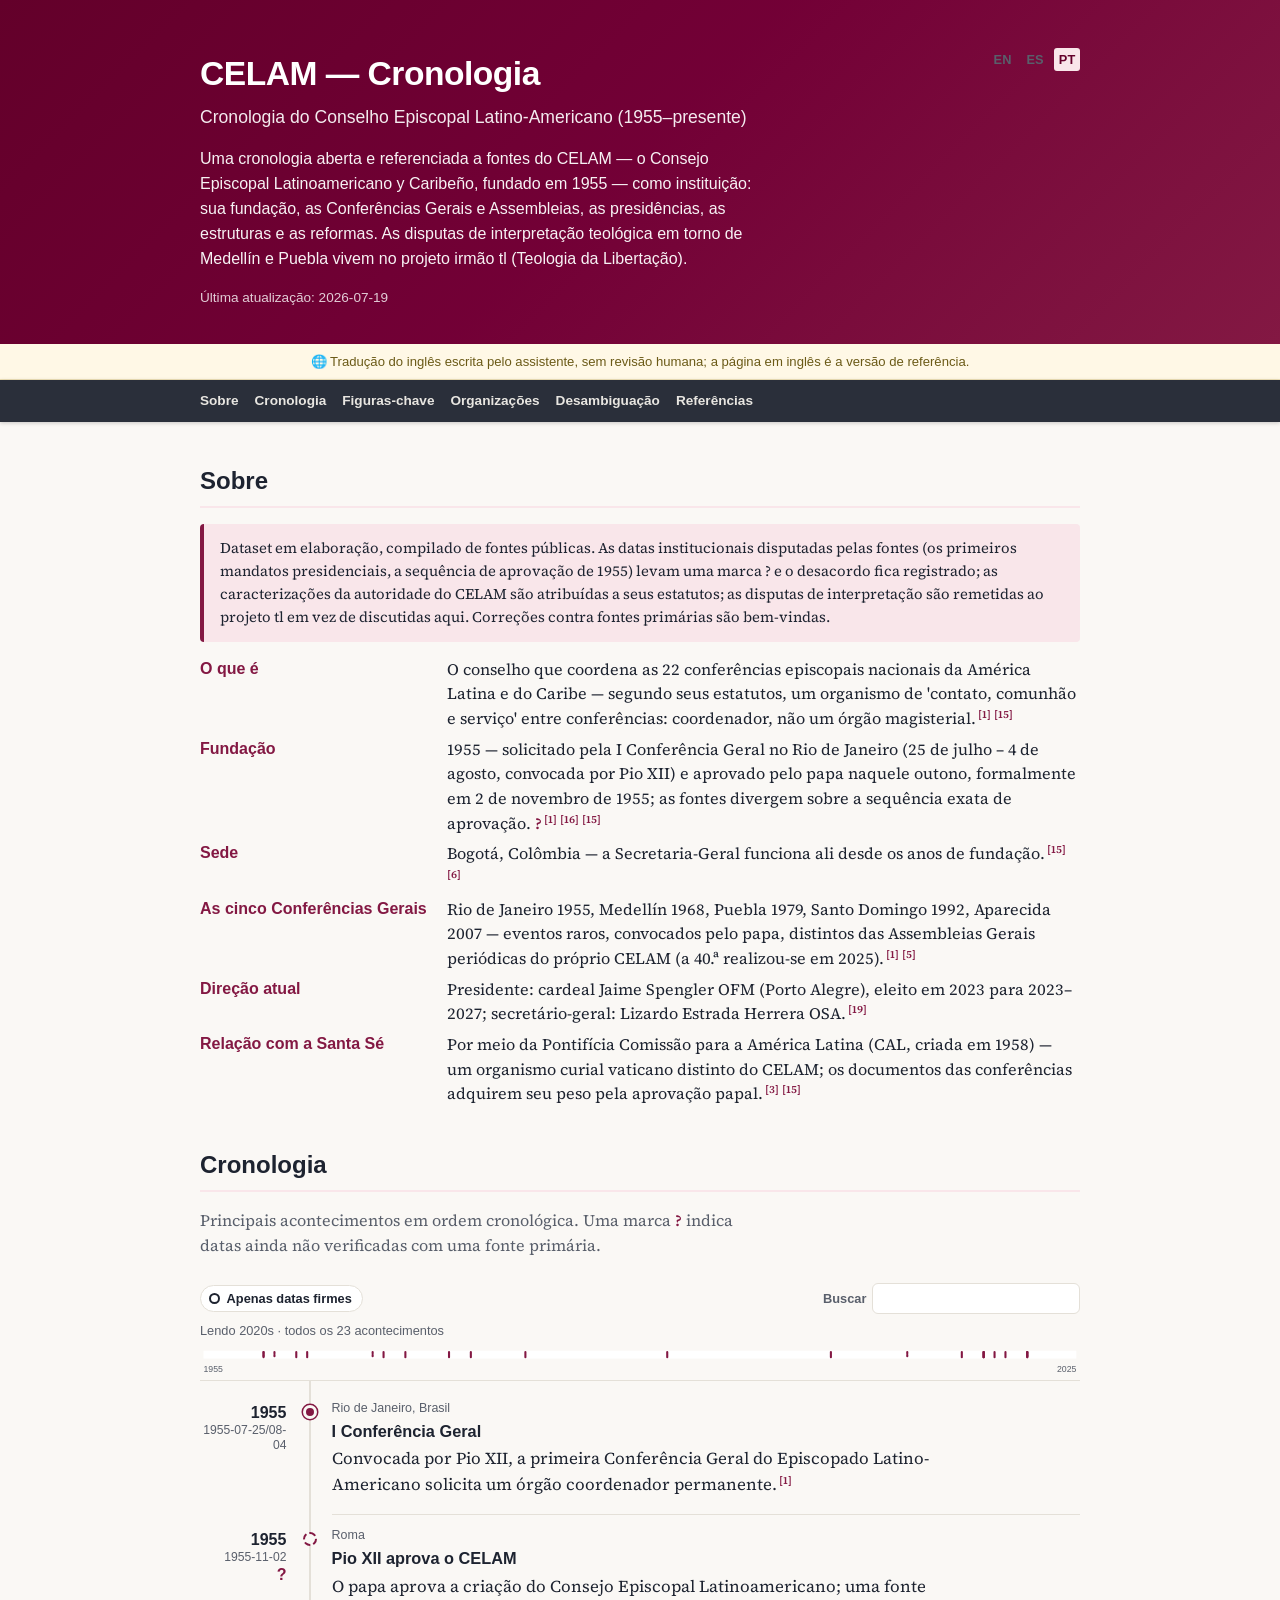
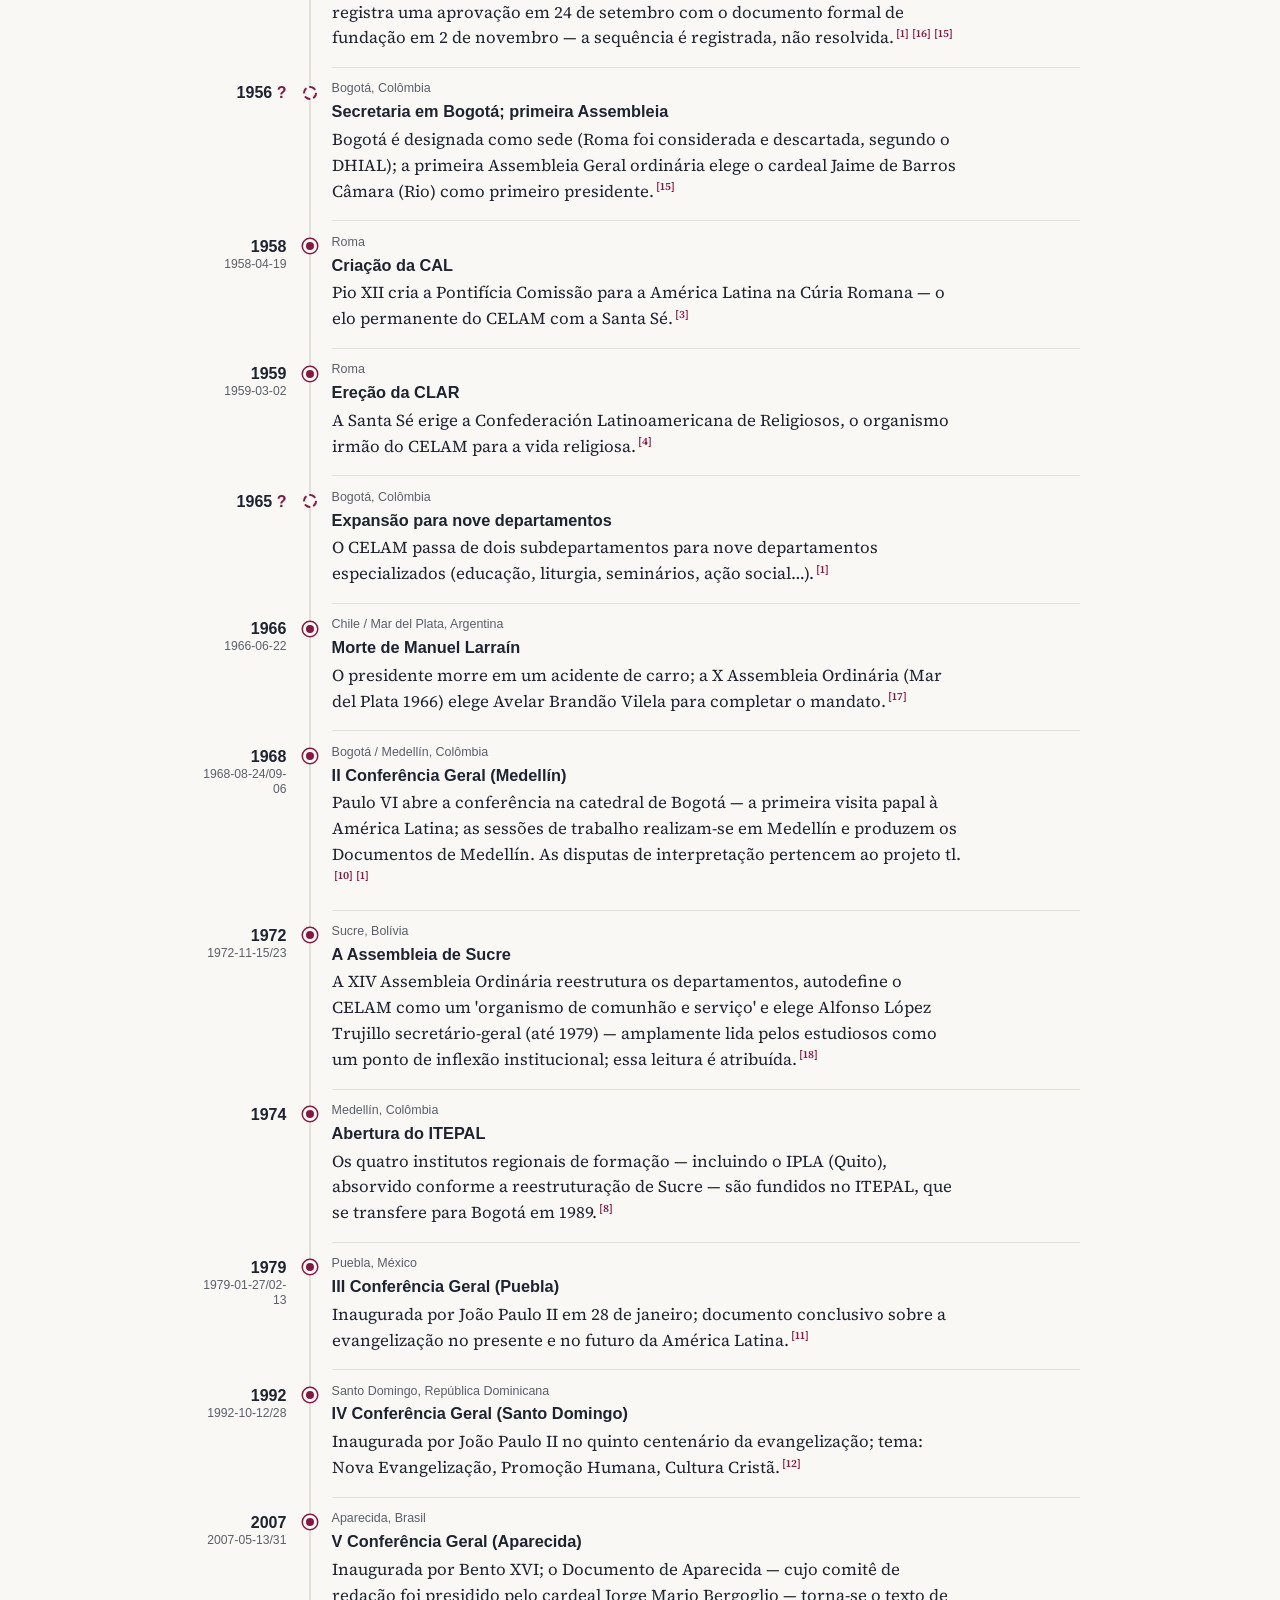
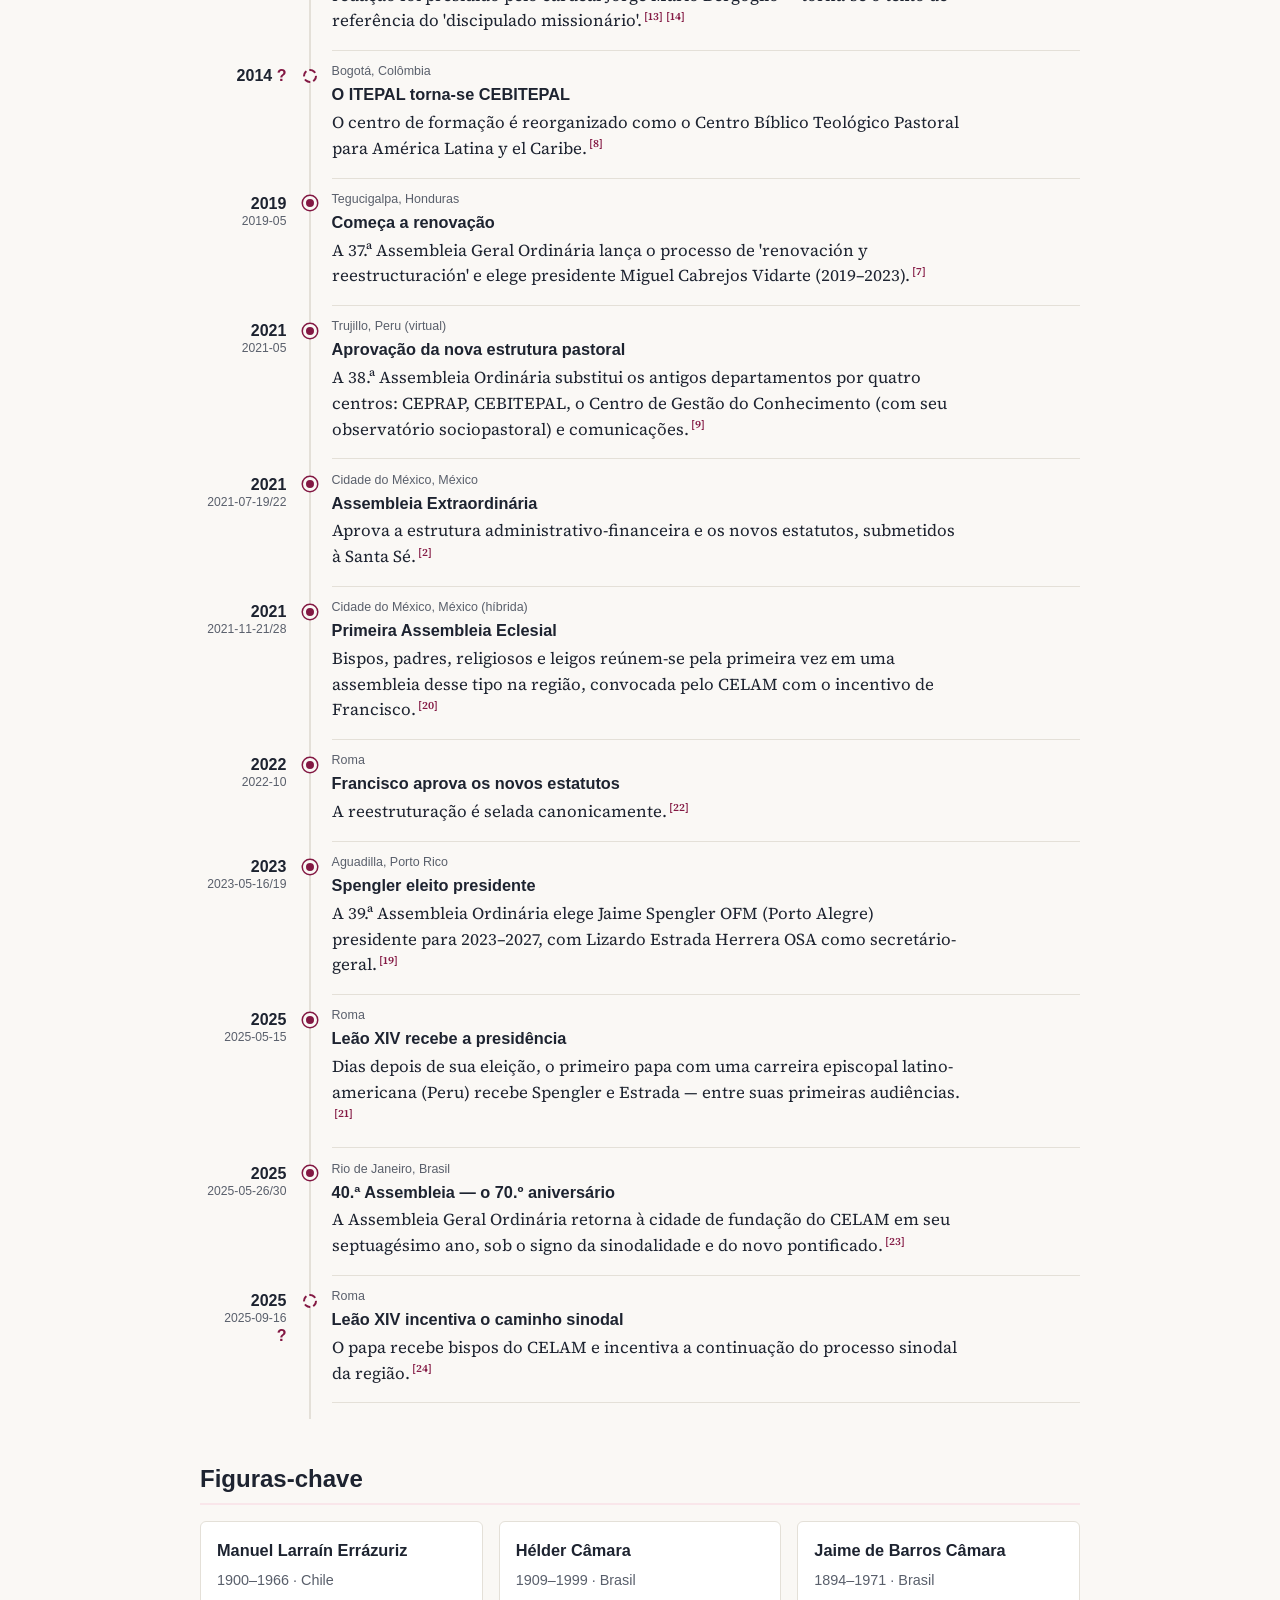
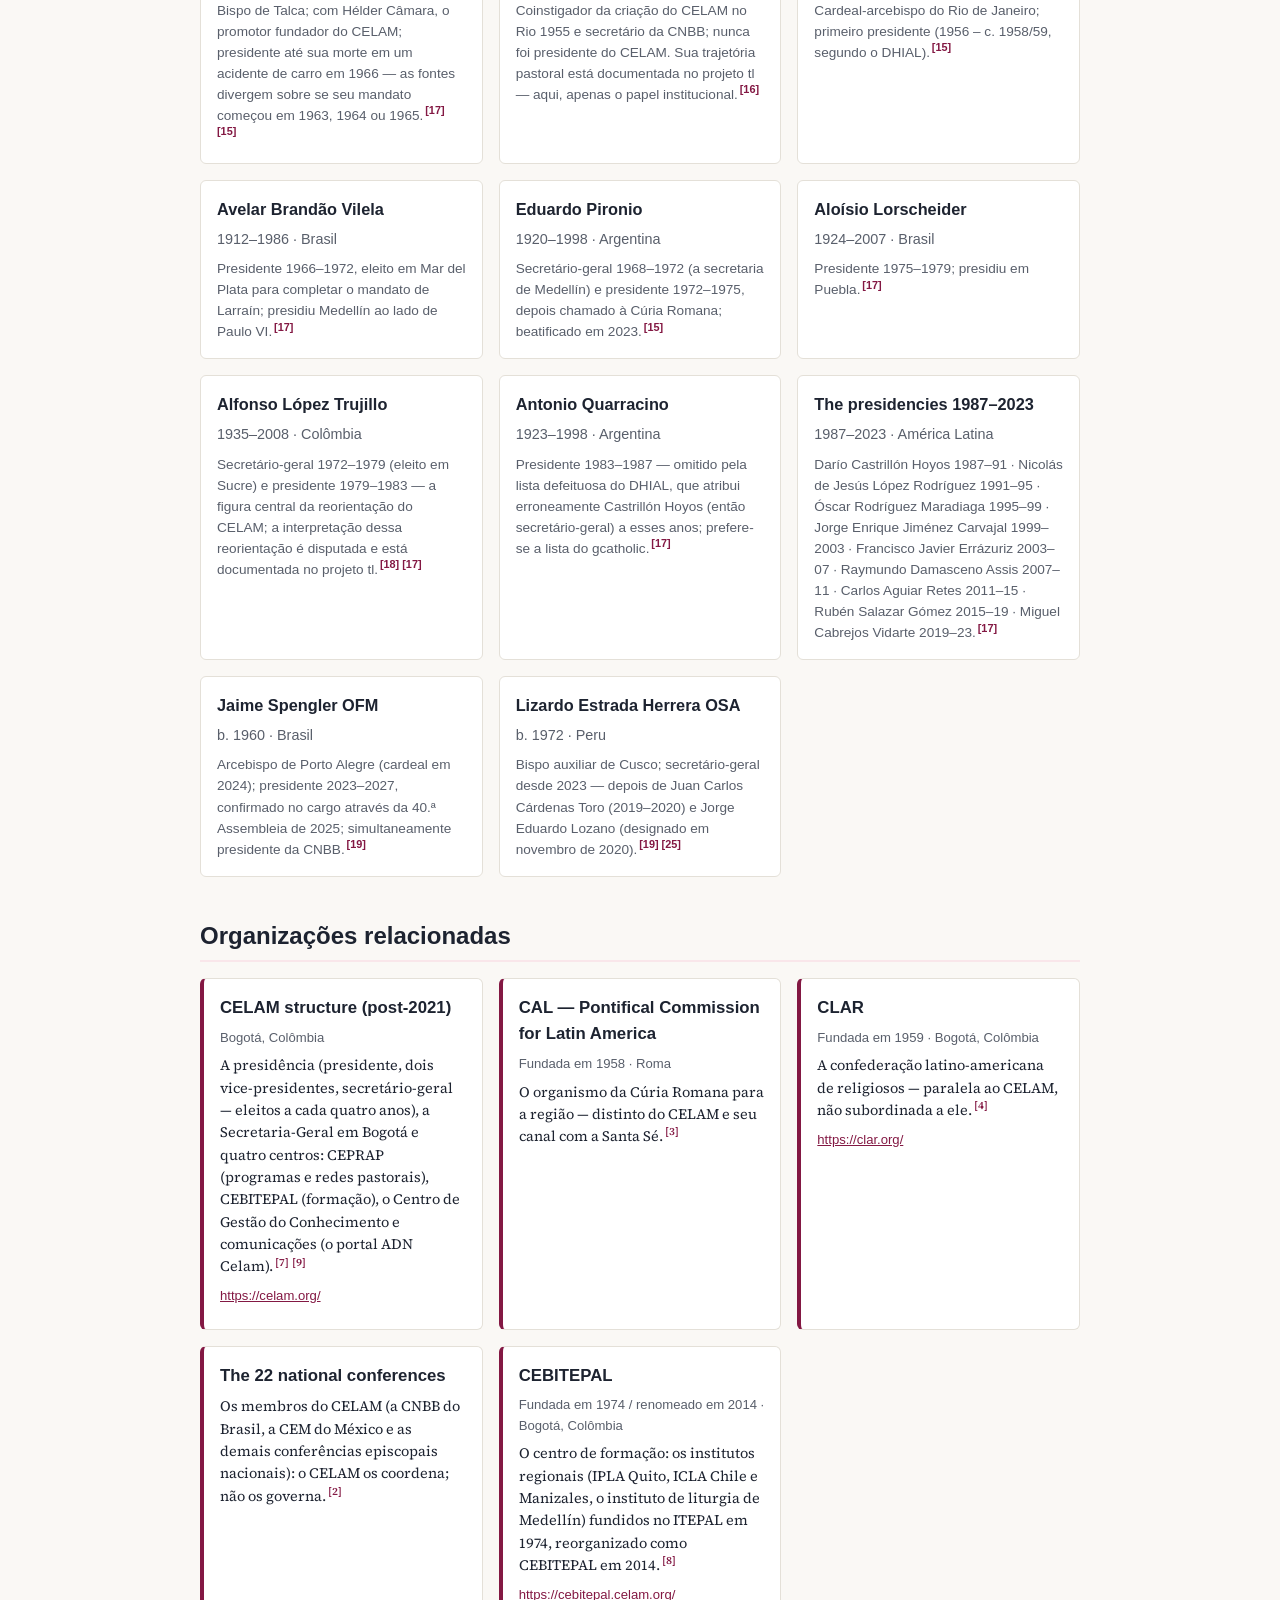
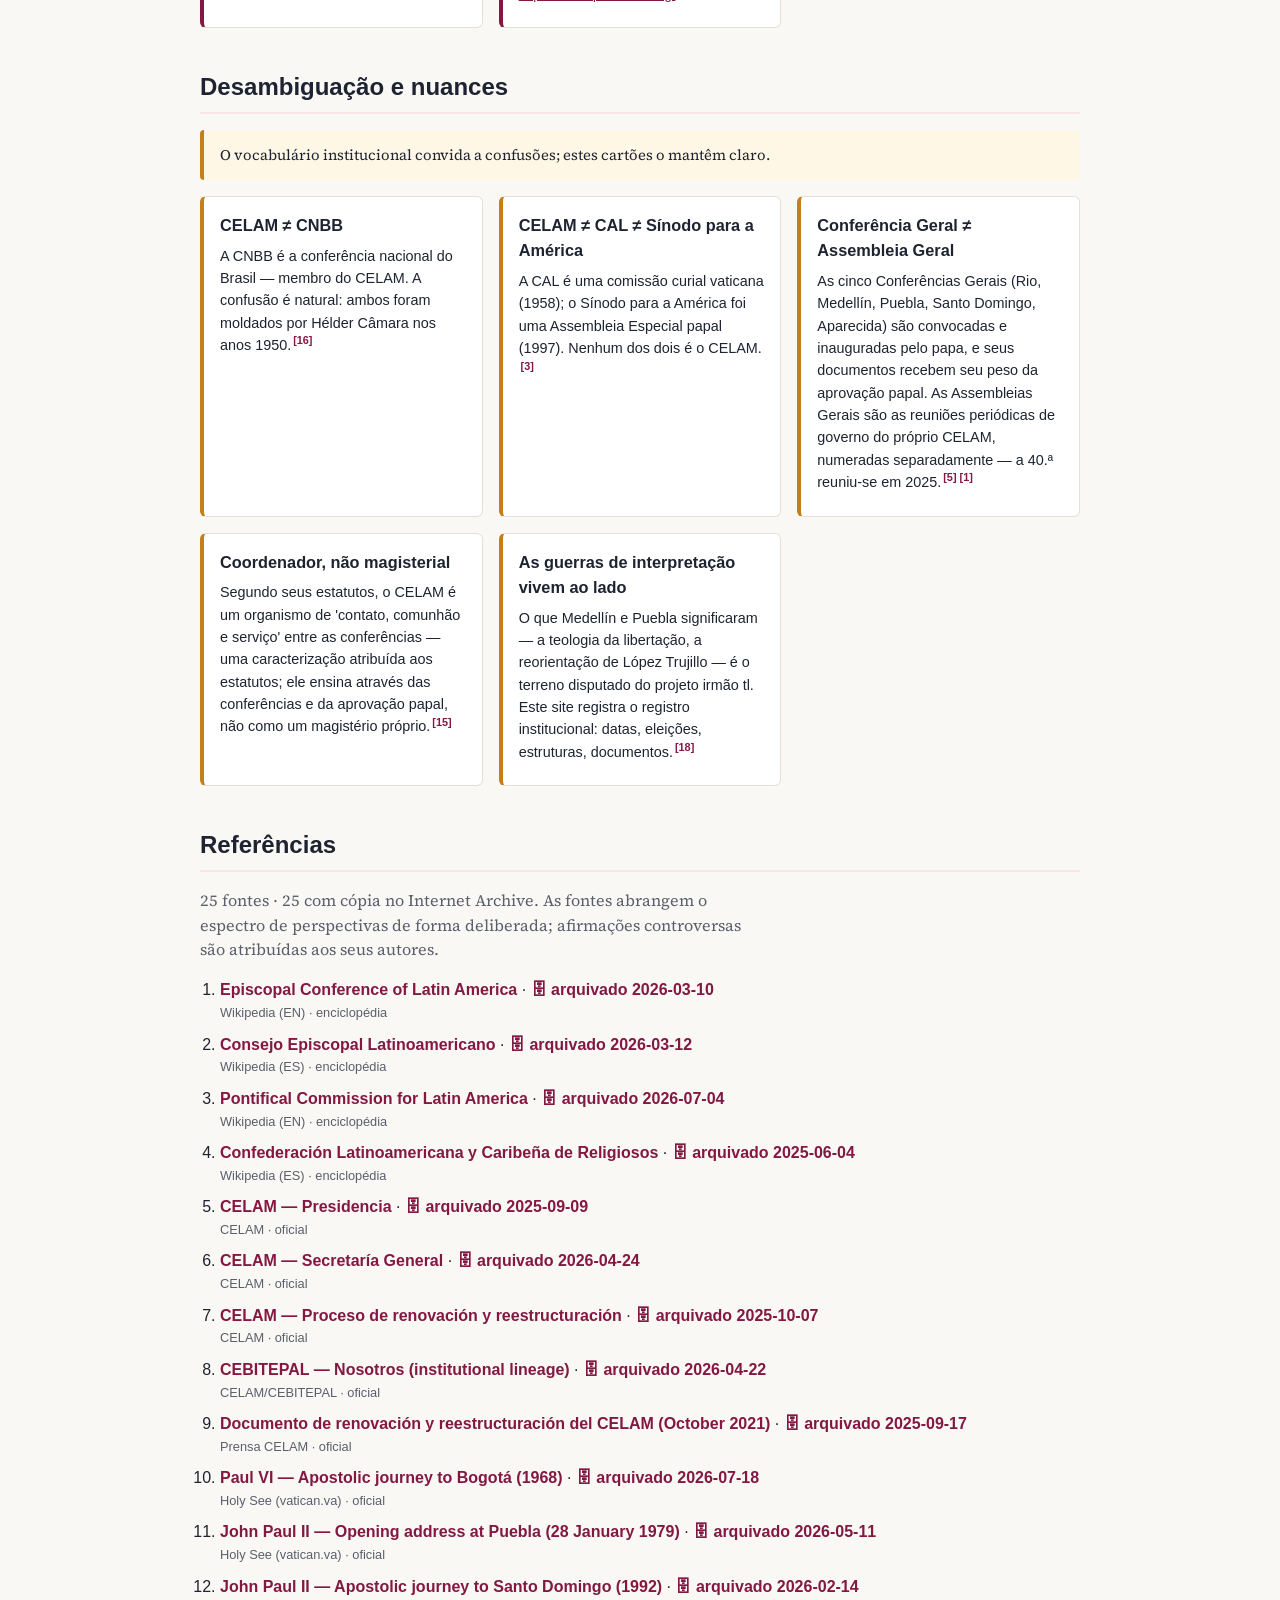
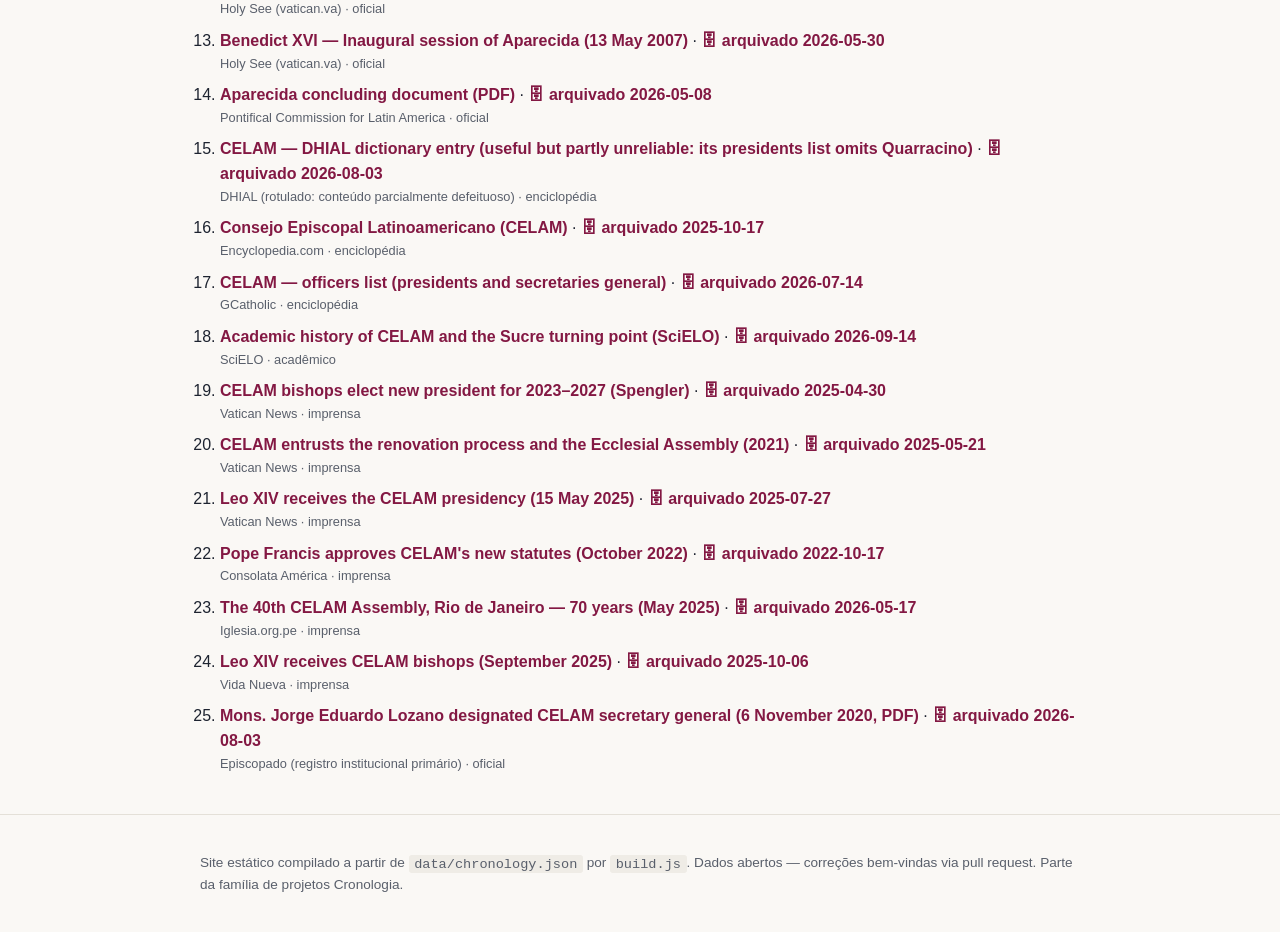
<file: docs/pt/index.html>
<!DOCTYPE html>
<html lang="pt">
<head>
  <meta charset="utf-8">
  <meta name="viewport" content="width=device-width, initial-scale=1">
  <title>CELAM — Cronologia</title>
  <meta name="description" content="Uma cronologia aberta e referenciada a fontes do CELAM — o Consejo Episcopal Latinoamericano y Caribeño, fundado em 1955 — como instituição: sua fundação, as Conferências Gerais e Assembleias, as presidências, as estruturas e as reformas. As disputas de interpretação teológica em torno de Medellín e Puebla vivem no projeto irmão tl (Teologia da Libertação).">
  <!-- Google tag (gtag.js) -->
  <script async src="https://www.googletagmanager.com/gtag/js?id=G-R9LV1QZHVE"></script>
  <script>
    window.dataLayer = window.dataLayer || [];
    function gtag(){dataLayer.push(arguments);}
    gtag('js', new Date());
    gtag('config', 'G-R9LV1QZHVE');
  </script>
  <link rel="stylesheet" href="../styles.css">
  <script src="../river.js" defer></script>
  <script src="../cite.js" defer data-label="Referência" data-all="Todas as referências"></script>
  <link rel="canonical" href="https://cronologia.github.io/celam/pt/">
  <link rel="alternate" hreflang="en" href="https://cronologia.github.io/celam/en/">
  <link rel="alternate" hreflang="es" href="https://cronologia.github.io/celam/es/">
  <link rel="alternate" hreflang="pt" href="https://cronologia.github.io/celam/pt/">
  <link rel="alternate" hreflang="x-default" href="https://cronologia.github.io/celam/">
  <meta property="og:type" content="website">
  <meta property="og:site_name" content="CELAM — Cronologia">
  <meta property="og:locale" content="pt_BR">
  <meta property="og:title" content="CELAM — Cronologia">
  <meta property="og:description" content="Uma cronologia aberta e referenciada a fontes do CELAM — o Consejo Episcopal Latinoamericano y Caribeño, fundado em 1955 — como instituição: sua fundação, as Conferências Gerais e Assembleias, as presidências, as estruturas e as reformas. As disputas de interpretação teológica em torno de Medellín e Puebla vivem no projeto irmão tl (Teologia da Libertação).">
  <meta property="og:url" content="https://cronologia.github.io/celam/pt/">
  <meta name="twitter:card" content="summary">
  <meta name="twitter:title" content="CELAM — Cronologia">
  <meta name="twitter:description" content="Uma cronologia aberta e referenciada a fontes do CELAM — o Consejo Episcopal Latinoamericano y Caribeño, fundado em 1955 — como instituição: sua fundação, as Conferências Gerais e Assembleias, as presidências, as estruturas e as reformas. As disputas de interpretação teológica em torno de Medellín e Puebla vivem no projeto irmão tl (Teologia da Libertação).">
  <script type="application/ld+json">
  {
    "@context": "https://schema.org",
    "@type": "WebSite",
    "name": "CELAM — Cronologia",
    "description": "Uma cronologia aberta e referenciada a fontes do CELAM — o Consejo Episcopal Latinoamericano y Caribeño, fundado em 1955 — como instituição: sua fundação, as Conferências Gerais e Assembleias, as presidências, as estruturas e as reformas. As disputas de interpretação teológica em torno de Medellín e Puebla vivem no projeto irmão tl (Teologia da Libertação).",
    "url": "https://cronologia.github.io/celam/pt/",
    "inLanguage": "pt"
  }
  </script>
</head>
<body>
  <header class="site-header">
    <div class="wrap">
      <nav class="lang-switch" aria-label="Idioma"><a href="../en/" hreflang="en">EN</a><a href="../es/" hreflang="es">ES</a><span class="lang-current" aria-current="true">PT</span></nav>
      <h1>CELAM — Cronologia</h1>
      <p class="subtitle">Cronologia do Conselho Episcopal Latino-Americano (1955–presente)</p>
      <p class="lead">Uma cronologia aberta e referenciada a fontes do CELAM — o Consejo Episcopal Latinoamericano y Caribeño, fundado em 1955 — como instituição: sua fundação, as Conferências Gerais e Assembleias, as presidências, as estruturas e as reformas. As disputas de interpretação teológica em torno de Medellín e Puebla vivem no projeto irmão tl (Teologia da Libertação).</p>
      <p class="updated">Última atualização: 2026-07-19</p>
    </div>
  </header>
  <div class="i18n-disclaimer" role="note">🌐 Tradução do inglês escrita pelo assistente, sem revisão humana; a página em inglês é a versão de referência.</div>

  <nav class="site-nav">
    <div class="wrap">
      <a href="#about">Sobre</a>
      <a href="#chronology">Cronologia</a>
      <a href="#figures">Figuras-chave</a>
      <a href="#organizations">Organizações</a>
      <a href="#disambiguation">Desambiguação</a>
      <a href="#references">Referências</a>
    </div>
  </nav>

  <main class="wrap">
    <section id="about">
      <h2>Sobre</h2>
      <p class="notice">Dataset em elaboração, compilado de fontes públicas. As datas institucionais disputadas pelas fontes (os primeiros mandatos presidenciais, a sequência de aprovação de 1955) levam uma marca ? e o desacordo fica registrado; as caracterizações da autoridade do CELAM são atribuídas a seus estatutos; as disputas de interpretação são remetidas ao projeto tl em vez de discutidas aqui. Correções contra fontes primárias são bem-vindas.</p>
      <dl class="facts">
        <dt>O que é</dt>
        <dd>O conselho que coordena as 22 conferências episcopais nacionais da América Latina e do Caribe — segundo seus estatutos, um organismo de &#39;contato, comunhão e serviço&#39; entre conferências: coordenador, não um órgão magisterial.<sup class="cite"><a href="#ref-1" title="Reference 1">[1]</a> <a href="#ref-15" title="Reference 15">[15]</a></sup></dd>
        <dt>Fundação</dt>
        <dd>1955 — solicitado pela I Conferência Geral no Rio de Janeiro (25 de julho – 4 de agosto, convocada por Pio XII) e aprovado pelo papa naquele outono, formalmente em 2 de novembro de 1955; as fontes divergem sobre a sequência exata de aprovação. <span class="flag" title="Ainda não verificado com uma fonte primária">?</span><sup class="cite"><a href="#ref-1" title="Reference 1">[1]</a> <a href="#ref-16" title="Reference 16">[16]</a> <a href="#ref-15" title="Reference 15">[15]</a></sup></dd>
        <dt>Sede</dt>
        <dd>Bogotá, Colômbia — a Secretaria-Geral funciona ali desde os anos de fundação.<sup class="cite"><a href="#ref-15" title="Reference 15">[15]</a> <a href="#ref-6" title="Reference 6">[6]</a></sup></dd>
        <dt>As cinco Conferências Gerais</dt>
        <dd>Rio de Janeiro 1955, Medellín 1968, Puebla 1979, Santo Domingo 1992, Aparecida 2007 — eventos raros, convocados pelo papa, distintos das Assembleias Gerais periódicas do próprio CELAM (a 40.ª realizou-se em 2025).<sup class="cite"><a href="#ref-1" title="Reference 1">[1]</a> <a href="#ref-5" title="Reference 5">[5]</a></sup></dd>
        <dt>Direção atual</dt>
        <dd>Presidente: cardeal Jaime Spengler OFM (Porto Alegre), eleito em 2023 para 2023–2027; secretário-geral: Lizardo Estrada Herrera OSA.<sup class="cite"><a href="#ref-19" title="Reference 19">[19]</a></sup></dd>
        <dt>Relação com a Santa Sé</dt>
        <dd>Por meio da Pontifícia Comissão para a América Latina (CAL, criada em 1958) — um organismo curial vaticano distinto do CELAM; os documentos das conferências adquirem seu peso pela aprovação papal.<sup class="cite"><a href="#ref-3" title="Reference 3">[3]</a> <a href="#ref-15" title="Reference 15">[15]</a></sup></dd>
      </dl>
    </section>

    <section id="chronology" class="river">
      <h2>Cronologia</h2>
      <p class="section-intro">Principais acontecimentos em ordem cronológica. Uma marca <span class="flag">?</span> indica
      datas ainda não verificadas com uma fonte primária.</p>
      <div class="rv-bar">
        <div class="rv-controls" role="group" aria-label="Filtrar a cronologia" hidden>
          <label class="rv-chip rv-firm"><input type="checkbox" data-firm><span class="rv-sw"></span>Apenas datas firmes</label>
          <label class="rv-find">Buscar <input type="search" autocomplete="off"></label>
          <p class="rv-status" aria-live="polite" data-all="todos os {n} acontecimentos" data-some="{n} de {total} acontecimentos exibidos" data-reading="Lendo"></p>
        </div>
        <svg class="rv-ribbon" viewBox="-4 0 1008 29" preserveAspectRatio="xMinYMid meet" role="img" aria-label="Visão geral dos 23 acontecimentos; as grandes lacunas do registro aparecem como cortes">
          <rect class="rv-row" x="0" y="2" width="1000" height="9"/>
          <line class="rv-tick rv-l0" data-i="0" x1="68.8" x2="68.8" y1="3.5" y2="9.5"/><line class="rv-tick rv-l0 rv-u" data-i="1" x1="68.8" x2="68.8" y1="3.5" y2="9.5"/><line class="rv-tick rv-l0 rv-u" data-i="2" x1="81.3" x2="81.3" y1="3.5" y2="9.5"/><line class="rv-tick rv-l0" data-i="3" x1="106.3" x2="106.3" y1="3.5" y2="9.5"/><line class="rv-tick rv-l0" data-i="4" x1="118.8" x2="118.8" y1="3.5" y2="9.5"/><line class="rv-tick rv-l0 rv-u" data-i="5" x1="193.8" x2="193.8" y1="3.5" y2="9.5"/><line class="rv-tick rv-l0" data-i="6" x1="206.3" x2="206.3" y1="3.5" y2="9.5"/><line class="rv-tick rv-l0" data-i="7" x1="231.3" x2="231.3" y1="3.5" y2="9.5"/><line class="rv-tick rv-l0" data-i="8" x1="281.3" x2="281.3" y1="3.5" y2="9.5"/><line class="rv-tick rv-l0" data-i="9" x1="306.3" x2="306.3" y1="3.5" y2="9.5"/><line class="rv-tick rv-l0" data-i="10" x1="368.8" x2="368.8" y1="3.5" y2="9.5"/><line class="rv-tick rv-l0" data-i="11" x1="531.3" x2="531.3" y1="3.5" y2="9.5"/><line class="rv-tick rv-l0" data-i="12" x1="718.8" x2="718.8" y1="3.5" y2="9.5"/><line class="rv-tick rv-l0 rv-u" data-i="13" x1="806.3" x2="806.3" y1="3.5" y2="9.5"/><line class="rv-tick rv-l0" data-i="14" x1="868.8" x2="868.8" y1="3.5" y2="9.5"/><line class="rv-tick rv-l0" data-i="15" x1="893.8" x2="893.8" y1="3.5" y2="9.5"/><line class="rv-tick rv-l0" data-i="16" x1="893.8" x2="893.8" y1="3.5" y2="9.5"/><line class="rv-tick rv-l0" data-i="17" x1="893.8" x2="893.8" y1="3.5" y2="9.5"/><line class="rv-tick rv-l0" data-i="18" x1="906.3" x2="906.3" y1="3.5" y2="9.5"/><line class="rv-tick rv-l0" data-i="19" x1="918.8" x2="918.8" y1="3.5" y2="9.5"/><line class="rv-tick rv-l0" data-i="20" x1="943.8" x2="943.8" y1="3.5" y2="9.5"/><line class="rv-tick rv-l0" data-i="21" x1="943.8" x2="943.8" y1="3.5" y2="9.5"/><line class="rv-tick rv-l0 rv-u" data-i="22" x1="943.8" x2="943.8" y1="3.5" y2="9.5"/>
          <text class="rv-axis" x="0" y="26" text-anchor="start">1955</text><text class="rv-axis" x="1000" y="26" text-anchor="end">2025</text><rect class="rv-win" x="0" y="0" width="0" height="13"/>
        </svg>
      </div>
      <ol class="rv-list" style="--lanes:1">
        <li class="rv-e" id="decade-1950" data-i="0" data-lanes="" data-decade="1950s">
          <div class="rv-year">1955<small>1955-07-25/08-04</small></div>
          <div class="rv-node" aria-hidden="true"><i class="rv-l0" style="--k:0"></i></div>
          <div class="rv-card">
            <p class="rv-kick"><span>Rio de Janeiro, Brasil</span></p>
            <h3>I Conferência Geral</h3>
            <p class="rv-text">Convocada por Pio XII, a primeira Conferência Geral do Episcopado Latino-Americano solicita um órgão coordenador permanente.<sup class="cite"><a href="#ref-1" title="Reference 1">[1]</a></sup></p>
          </div>
        </li>
        <li class="rv-e rv-u" data-i="1" data-lanes="" data-decade="1950s">
          <div class="rv-year">1955<small>1955-11-02</small> <span class="flag" title="Data ainda não verificada com uma fonte primária">?</span></div>
          <div class="rv-node" aria-hidden="true"><i class="rv-l0" style="--k:0"></i></div>
          <div class="rv-card">
            <p class="rv-kick"><span>Roma</span></p>
            <h3>Pio XII aprova o CELAM</h3>
            <p class="rv-text">O papa aprova a criação do Consejo Episcopal Latinoamericano; uma fonte registra uma aprovação em 24 de setembro com o documento formal de fundação em 2 de novembro — a sequência é registrada, não resolvida.<sup class="cite"><a href="#ref-1" title="Reference 1">[1]</a> <a href="#ref-16" title="Reference 16">[16]</a> <a href="#ref-15" title="Reference 15">[15]</a></sup></p>
          </div>
        </li>
        <li class="rv-e rv-u" data-i="2" data-lanes="" data-decade="1950s">
          <div class="rv-year">1956 <span class="flag" title="Data ainda não verificada com uma fonte primária">?</span></div>
          <div class="rv-node" aria-hidden="true"><i class="rv-l0" style="--k:0"></i></div>
          <div class="rv-card">
            <p class="rv-kick"><span>Bogotá, Colômbia</span></p>
            <h3>Secretaria em Bogotá; primeira Assembleia</h3>
            <p class="rv-text">Bogotá é designada como sede (Roma foi considerada e descartada, segundo o DHIAL); a primeira Assembleia Geral ordinária elege o cardeal Jaime de Barros Câmara (Rio) como primeiro presidente.<sup class="cite"><a href="#ref-15" title="Reference 15">[15]</a></sup></p>
          </div>
        </li>
        <li class="rv-e" data-i="3" data-lanes="" data-decade="1950s">
          <div class="rv-year">1958<small>1958-04-19</small></div>
          <div class="rv-node" aria-hidden="true"><i class="rv-l0" style="--k:0"></i></div>
          <div class="rv-card">
            <p class="rv-kick"><span>Roma</span></p>
            <h3>Criação da CAL</h3>
            <p class="rv-text">Pio XII cria a Pontifícia Comissão para a América Latina na Cúria Romana — o elo permanente do CELAM com a Santa Sé.<sup class="cite"><a href="#ref-3" title="Reference 3">[3]</a></sup></p>
          </div>
        </li>
        <li class="rv-e" data-i="4" data-lanes="" data-decade="1950s">
          <div class="rv-year">1959<small>1959-03-02</small></div>
          <div class="rv-node" aria-hidden="true"><i class="rv-l0" style="--k:0"></i></div>
          <div class="rv-card">
            <p class="rv-kick"><span>Roma</span></p>
            <h3>Ereção da CLAR</h3>
            <p class="rv-text">A Santa Sé erige a Confederación Latinoamericana de Religiosos, o organismo irmão do CELAM para a vida religiosa.<sup class="cite"><a href="#ref-4" title="Reference 4">[4]</a></sup></p>
          </div>
        </li>
        <li class="rv-e rv-u" id="decade-1960" data-i="5" data-lanes="" data-decade="1960s">
          <div class="rv-year">1965 <span class="flag" title="Data ainda não verificada com uma fonte primária">?</span></div>
          <div class="rv-node" aria-hidden="true"><i class="rv-l0" style="--k:0"></i></div>
          <div class="rv-card">
            <p class="rv-kick"><span>Bogotá, Colômbia</span></p>
            <h3>Expansão para nove departamentos</h3>
            <p class="rv-text">O CELAM passa de dois subdepartamentos para nove departamentos especializados (educação, liturgia, seminários, ação social…).<sup class="cite"><a href="#ref-1" title="Reference 1">[1]</a></sup></p>
          </div>
        </li>
        <li class="rv-e" data-i="6" data-lanes="" data-decade="1960s">
          <div class="rv-year">1966<small>1966-06-22</small></div>
          <div class="rv-node" aria-hidden="true"><i class="rv-l0" style="--k:0"></i></div>
          <div class="rv-card">
            <p class="rv-kick"><span>Chile / Mar del Plata, Argentina</span></p>
            <h3>Morte de Manuel Larraín</h3>
            <p class="rv-text">O presidente morre em um acidente de carro; a X Assembleia Ordinária (Mar del Plata 1966) elege Avelar Brandão Vilela para completar o mandato.<sup class="cite"><a href="#ref-17" title="Reference 17">[17]</a></sup></p>
          </div>
        </li>
        <li class="rv-e" data-i="7" data-lanes="" data-decade="1960s">
          <div class="rv-year">1968<small>1968-08-24/09-06</small></div>
          <div class="rv-node" aria-hidden="true"><i class="rv-l0" style="--k:0"></i></div>
          <div class="rv-card">
            <p class="rv-kick"><span>Bogotá / Medellín, Colômbia</span></p>
            <h3>II Conferência Geral (Medellín)</h3>
            <p class="rv-text">Paulo VI abre a conferência na catedral de Bogotá — a primeira visita papal à América Latina; as sessões de trabalho realizam-se em Medellín e produzem os Documentos de Medellín. As disputas de interpretação pertencem ao projeto tl.<sup class="cite"><a href="#ref-10" title="Reference 10">[10]</a> <a href="#ref-1" title="Reference 1">[1]</a></sup></p>
          </div>
        </li>
        <li class="rv-e" id="decade-1970" data-i="8" data-lanes="" data-decade="1970s">
          <div class="rv-year">1972<small>1972-11-15/23</small></div>
          <div class="rv-node" aria-hidden="true"><i class="rv-l0" style="--k:0"></i></div>
          <div class="rv-card">
            <p class="rv-kick"><span>Sucre, Bolívia</span></p>
            <h3>A Assembleia de Sucre</h3>
            <p class="rv-text">A XIV Assembleia Ordinária reestrutura os departamentos, autodefine o CELAM como um &#39;organismo de comunhão e serviço&#39; e elege Alfonso López Trujillo secretário-geral (até 1979) — amplamente lida pelos estudiosos como um ponto de inflexão institucional; essa leitura é atribuída.<sup class="cite"><a href="#ref-18" title="Reference 18">[18]</a></sup></p>
          </div>
        </li>
        <li class="rv-e" data-i="9" data-lanes="" data-decade="1970s">
          <div class="rv-year">1974</div>
          <div class="rv-node" aria-hidden="true"><i class="rv-l0" style="--k:0"></i></div>
          <div class="rv-card">
            <p class="rv-kick"><span>Medellín, Colômbia</span></p>
            <h3>Abertura do ITEPAL</h3>
            <p class="rv-text">Os quatro institutos regionais de formação — incluindo o IPLA (Quito), absorvido conforme a reestruturação de Sucre — são fundidos no ITEPAL, que se transfere para Bogotá em 1989.<sup class="cite"><a href="#ref-8" title="Reference 8">[8]</a></sup></p>
          </div>
        </li>
        <li class="rv-e" data-i="10" data-lanes="" data-decade="1970s">
          <div class="rv-year">1979<small>1979-01-27/02-13</small></div>
          <div class="rv-node" aria-hidden="true"><i class="rv-l0" style="--k:0"></i></div>
          <div class="rv-card">
            <p class="rv-kick"><span>Puebla, México</span></p>
            <h3>III Conferência Geral (Puebla)</h3>
            <p class="rv-text">Inaugurada por João Paulo II em 28 de janeiro; documento conclusivo sobre a evangelização no presente e no futuro da América Latina.<sup class="cite"><a href="#ref-11" title="Reference 11">[11]</a></sup></p>
          </div>
        </li>
        <li class="rv-e" id="decade-1990" data-i="11" data-lanes="" data-decade="1990s">
          <div class="rv-year">1992<small>1992-10-12/28</small></div>
          <div class="rv-node" aria-hidden="true"><i class="rv-l0" style="--k:0"></i></div>
          <div class="rv-card">
            <p class="rv-kick"><span>Santo Domingo, República Dominicana</span></p>
            <h3>IV Conferência Geral (Santo Domingo)</h3>
            <p class="rv-text">Inaugurada por João Paulo II no quinto centenário da evangelização; tema: Nova Evangelização, Promoção Humana, Cultura Cristã.<sup class="cite"><a href="#ref-12" title="Reference 12">[12]</a></sup></p>
          </div>
        </li>
        <li class="rv-e" id="decade-2000" data-i="12" data-lanes="" data-decade="2000s">
          <div class="rv-year">2007<small>2007-05-13/31</small></div>
          <div class="rv-node" aria-hidden="true"><i class="rv-l0" style="--k:0"></i></div>
          <div class="rv-card">
            <p class="rv-kick"><span>Aparecida, Brasil</span></p>
            <h3>V Conferência Geral (Aparecida)</h3>
            <p class="rv-text">Inaugurada por Bento XVI; o Documento de Aparecida — cujo comitê de redação foi presidido pelo cardeal Jorge Mario Bergoglio — torna-se o texto de referência do &#39;discipulado missionário&#39;.<sup class="cite"><a href="#ref-13" title="Reference 13">[13]</a> <a href="#ref-14" title="Reference 14">[14]</a></sup></p>
          </div>
        </li>
        <li class="rv-e rv-u" id="decade-2010" data-i="13" data-lanes="" data-decade="2010s">
          <div class="rv-year">2014 <span class="flag" title="Data ainda não verificada com uma fonte primária">?</span></div>
          <div class="rv-node" aria-hidden="true"><i class="rv-l0" style="--k:0"></i></div>
          <div class="rv-card">
            <p class="rv-kick"><span>Bogotá, Colômbia</span></p>
            <h3>O ITEPAL torna-se CEBITEPAL</h3>
            <p class="rv-text">O centro de formação é reorganizado como o Centro Bíblico Teológico Pastoral para América Latina y el Caribe.<sup class="cite"><a href="#ref-8" title="Reference 8">[8]</a></sup></p>
          </div>
        </li>
        <li class="rv-e" data-i="14" data-lanes="" data-decade="2010s">
          <div class="rv-year">2019<small>2019-05</small></div>
          <div class="rv-node" aria-hidden="true"><i class="rv-l0" style="--k:0"></i></div>
          <div class="rv-card">
            <p class="rv-kick"><span>Tegucigalpa, Honduras</span></p>
            <h3>Começa a renovação</h3>
            <p class="rv-text">A 37.ª Assembleia Geral Ordinária lança o processo de &#39;renovación y reestructuración&#39; e elege presidente Miguel Cabrejos Vidarte (2019–2023).<sup class="cite"><a href="#ref-7" title="Reference 7">[7]</a></sup></p>
          </div>
        </li>
        <li class="rv-e" id="decade-2020" data-i="15" data-lanes="" data-decade="2020s">
          <div class="rv-year">2021<small>2021-05</small></div>
          <div class="rv-node" aria-hidden="true"><i class="rv-l0" style="--k:0"></i></div>
          <div class="rv-card">
            <p class="rv-kick"><span>Trujillo, Peru (virtual)</span></p>
            <h3>Aprovação da nova estrutura pastoral</h3>
            <p class="rv-text">A 38.ª Assembleia Ordinária substitui os antigos departamentos por quatro centros: CEPRAP, CEBITEPAL, o Centro de Gestão do Conhecimento (com seu observatório sociopastoral) e comunicações.<sup class="cite"><a href="#ref-9" title="Reference 9">[9]</a></sup></p>
          </div>
        </li>
        <li class="rv-e" data-i="16" data-lanes="" data-decade="2020s">
          <div class="rv-year">2021<small>2021-07-19/22</small></div>
          <div class="rv-node" aria-hidden="true"><i class="rv-l0" style="--k:0"></i></div>
          <div class="rv-card">
            <p class="rv-kick"><span>Cidade do México, México</span></p>
            <h3>Assembleia Extraordinária</h3>
            <p class="rv-text">Aprova a estrutura administrativo-financeira e os novos estatutos, submetidos à Santa Sé.<sup class="cite"><a href="#ref-2" title="Reference 2">[2]</a></sup></p>
          </div>
        </li>
        <li class="rv-e" data-i="17" data-lanes="" data-decade="2020s">
          <div class="rv-year">2021<small>2021-11-21/28</small></div>
          <div class="rv-node" aria-hidden="true"><i class="rv-l0" style="--k:0"></i></div>
          <div class="rv-card">
            <p class="rv-kick"><span>Cidade do México, México (híbrida)</span></p>
            <h3>Primeira Assembleia Eclesial</h3>
            <p class="rv-text">Bispos, padres, religiosos e leigos reúnem-se pela primeira vez em uma assembleia desse tipo na região, convocada pelo CELAM com o incentivo de Francisco.<sup class="cite"><a href="#ref-20" title="Reference 20">[20]</a></sup></p>
          </div>
        </li>
        <li class="rv-e" data-i="18" data-lanes="" data-decade="2020s">
          <div class="rv-year">2022<small>2022-10</small></div>
          <div class="rv-node" aria-hidden="true"><i class="rv-l0" style="--k:0"></i></div>
          <div class="rv-card">
            <p class="rv-kick"><span>Roma</span></p>
            <h3>Francisco aprova os novos estatutos</h3>
            <p class="rv-text">A reestruturação é selada canonicamente.<sup class="cite"><a href="#ref-22" title="Reference 22">[22]</a></sup></p>
          </div>
        </li>
        <li class="rv-e" data-i="19" data-lanes="" data-decade="2020s">
          <div class="rv-year">2023<small>2023-05-16/19</small></div>
          <div class="rv-node" aria-hidden="true"><i class="rv-l0" style="--k:0"></i></div>
          <div class="rv-card">
            <p class="rv-kick"><span>Aguadilla, Porto Rico</span></p>
            <h3>Spengler eleito presidente</h3>
            <p class="rv-text">A 39.ª Assembleia Ordinária elege Jaime Spengler OFM (Porto Alegre) presidente para 2023–2027, com Lizardo Estrada Herrera OSA como secretário-geral.<sup class="cite"><a href="#ref-19" title="Reference 19">[19]</a></sup></p>
          </div>
        </li>
        <li class="rv-e" data-i="20" data-lanes="" data-decade="2020s">
          <div class="rv-year">2025<small>2025-05-15</small></div>
          <div class="rv-node" aria-hidden="true"><i class="rv-l0" style="--k:0"></i></div>
          <div class="rv-card">
            <p class="rv-kick"><span>Roma</span></p>
            <h3>Leão XIV recebe a presidência</h3>
            <p class="rv-text">Dias depois de sua eleição, o primeiro papa com uma carreira episcopal latino-americana (Peru) recebe Spengler e Estrada — entre suas primeiras audiências.<sup class="cite"><a href="#ref-21" title="Reference 21">[21]</a></sup></p>
          </div>
        </li>
        <li class="rv-e" data-i="21" data-lanes="" data-decade="2020s">
          <div class="rv-year">2025<small>2025-05-26/30</small></div>
          <div class="rv-node" aria-hidden="true"><i class="rv-l0" style="--k:0"></i></div>
          <div class="rv-card">
            <p class="rv-kick"><span>Rio de Janeiro, Brasil</span></p>
            <h3>40.ª Assembleia — o 70.º aniversário</h3>
            <p class="rv-text">A Assembleia Geral Ordinária retorna à cidade de fundação do CELAM em seu septuagésimo ano, sob o signo da sinodalidade e do novo pontificado.<sup class="cite"><a href="#ref-23" title="Reference 23">[23]</a></sup></p>
          </div>
        </li>
        <li class="rv-e rv-u" data-i="22" data-lanes="" data-decade="2020s">
          <div class="rv-year">2025<small>2025-09-16</small> <span class="flag" title="Data ainda não verificada com uma fonte primária">?</span></div>
          <div class="rv-node" aria-hidden="true"><i class="rv-l0" style="--k:0"></i></div>
          <div class="rv-card">
            <p class="rv-kick"><span>Roma</span></p>
            <h3>Leão XIV incentiva o caminho sinodal</h3>
            <p class="rv-text">O papa recebe bispos do CELAM e incentiva a continuação do processo sinodal da região.<sup class="cite"><a href="#ref-24" title="Reference 24">[24]</a></sup></p>
          </div>
        </li>
      </ol>
      <p class="rv-empty" hidden>Nenhum acontecimento corresponde. Limpe a busca ou reative uma narrativa.</p>
    </section>

    <section id="figures">
      <h2>Figuras-chave</h2>
      <div class="party-grid">
      <div class="party-card">
        <h3>Manuel Larraín Errázuriz</h3>
        <p class="country">1900–1966 · Chile</p>
        <p class="figures">Bispo de Talca; com Hélder Câmara, o promotor fundador do CELAM; presidente até sua morte em um acidente de carro em 1966 — as fontes divergem sobre se seu mandato começou em 1963, 1964 ou 1965.<sup class="cite"><a href="#ref-17" title="Reference 17">[17]</a> <a href="#ref-15" title="Reference 15">[15]</a></sup></p>
        
      </div>
      <div class="party-card">
        <h3>Hélder Câmara</h3>
        <p class="country">1909–1999 · Brasil</p>
        <p class="figures">Coinstigador da criação do CELAM no Rio 1955 e secretário da CNBB; nunca foi presidente do CELAM. Sua trajetória pastoral está documentada no projeto tl — aqui, apenas o papel institucional.<sup class="cite"><a href="#ref-16" title="Reference 16">[16]</a></sup></p>
        
      </div>
      <div class="party-card">
        <h3>Jaime de Barros Câmara</h3>
        <p class="country">1894–1971 · Brasil</p>
        <p class="figures">Cardeal-arcebispo do Rio de Janeiro; primeiro presidente (1956 – c. 1958/59, segundo o DHIAL).<sup class="cite"><a href="#ref-15" title="Reference 15">[15]</a></sup></p>
        
      </div>
      <div class="party-card">
        <h3>Avelar Brandão Vilela</h3>
        <p class="country">1912–1986 · Brasil</p>
        <p class="figures">Presidente 1966–1972, eleito em Mar del Plata para completar o mandato de Larraín; presidiu Medellín ao lado de Paulo VI.<sup class="cite"><a href="#ref-17" title="Reference 17">[17]</a></sup></p>
        
      </div>
      <div class="party-card">
        <h3>Eduardo Pironio</h3>
        <p class="country">1920–1998 · Argentina</p>
        <p class="figures">Secretário-geral 1968–1972 (a secretaria de Medellín) e presidente 1972–1975, depois chamado à Cúria Romana; beatificado em 2023.<sup class="cite"><a href="#ref-15" title="Reference 15">[15]</a></sup></p>
        
      </div>
      <div class="party-card">
        <h3>Aloísio Lorscheider</h3>
        <p class="country">1924–2007 · Brasil</p>
        <p class="figures">Presidente 1975–1979; presidiu em Puebla.<sup class="cite"><a href="#ref-17" title="Reference 17">[17]</a></sup></p>
        
      </div>
      <div class="party-card">
        <h3>Alfonso López Trujillo</h3>
        <p class="country">1935–2008 · Colômbia</p>
        <p class="figures">Secretário-geral 1972–1979 (eleito em Sucre) e presidente 1979–1983 — a figura central da reorientação do CELAM; a interpretação dessa reorientação é disputada e está documentada no projeto tl.<sup class="cite"><a href="#ref-18" title="Reference 18">[18]</a> <a href="#ref-17" title="Reference 17">[17]</a></sup></p>
        
      </div>
      <div class="party-card">
        <h3>Antonio Quarracino</h3>
        <p class="country">1923–1998 · Argentina</p>
        <p class="figures">Presidente 1983–1987 — omitido pela lista defeituosa do DHIAL, que atribui erroneamente Castrillón Hoyos (então secretário-geral) a esses anos; prefere-se a lista do gcatholic.<sup class="cite"><a href="#ref-17" title="Reference 17">[17]</a></sup></p>
        
      </div>
      <div class="party-card">
        <h3>The presidencies 1987–2023</h3>
        <p class="country">1987–2023 · América Latina</p>
        <p class="figures">Darío Castrillón Hoyos 1987–91 · Nicolás de Jesús López Rodríguez 1991–95 · Óscar Rodríguez Maradiaga 1995–99 · Jorge Enrique Jiménez Carvajal 1999–2003 · Francisco Javier Errázuriz 2003–07 · Raymundo Damasceno Assis 2007–11 · Carlos Aguiar Retes 2011–15 · Rubén Salazar Gómez 2015–19 · Miguel Cabrejos Vidarte 2019–23.<sup class="cite"><a href="#ref-17" title="Reference 17">[17]</a></sup></p>
        
      </div>
      <div class="party-card">
        <h3>Jaime Spengler OFM</h3>
        <p class="country">b. 1960 · Brasil</p>
        <p class="figures">Arcebispo de Porto Alegre (cardeal em 2024); presidente 2023–2027, confirmado no cargo através da 40.ª Assembleia de 2025; simultaneamente presidente da CNBB.<sup class="cite"><a href="#ref-19" title="Reference 19">[19]</a></sup></p>
        
      </div>
      <div class="party-card">
        <h3>Lizardo Estrada Herrera OSA</h3>
        <p class="country">b. 1972 · Peru</p>
        <p class="figures">Bispo auxiliar de Cusco; secretário-geral desde 2023 — depois de Juan Carlos Cárdenas Toro (2019–2020) e Jorge Eduardo Lozano (designado em novembro de 2020).<sup class="cite"><a href="#ref-19" title="Reference 19">[19]</a> <a href="#ref-25" title="Reference 25">[25]</a></sup></p>
        
      </div>
      </div>
    </section>

    <section id="organizations">
      <h2>Organizações relacionadas</h2>
      <div class="party-grid">
      <div class="related-card">
        <h3>CELAM structure (post-2021)</h3>
        <p class="related-meta">Bogotá, Colômbia</p>
        <p>A presidência (presidente, dois vice-presidentes, secretário-geral — eleitos a cada quatro anos), a Secretaria-Geral em Bogotá e quatro centros: CEPRAP (programas e redes pastorais), CEBITEPAL (formação), o Centro de Gestão do Conhecimento e comunicações (o portal ADN Celam).<sup class="cite"><a href="#ref-7" title="Reference 7">[7]</a> <a href="#ref-9" title="Reference 9">[9]</a></sup></p>
        
        <p class="related-link"><a href="https://celam.org/" rel="noopener noreferrer" target="_blank">https://celam.org/</a></p>
      </div>
      <div class="related-card">
        <h3>CAL — Pontifical Commission for Latin America</h3>
        <p class="related-meta">Fundada em 1958 · Roma</p>
        <p>O organismo da Cúria Romana para a região — distinto do CELAM e seu canal com a Santa Sé.<sup class="cite"><a href="#ref-3" title="Reference 3">[3]</a></sup></p>
        
        
      </div>
      <div class="related-card">
        <h3>CLAR</h3>
        <p class="related-meta">Fundada em 1959 · Bogotá, Colômbia</p>
        <p>A confederação latino-americana de religiosos — paralela ao CELAM, não subordinada a ele.<sup class="cite"><a href="#ref-4" title="Reference 4">[4]</a></sup></p>
        
        <p class="related-link"><a href="https://clar.org/" rel="noopener noreferrer" target="_blank">https://clar.org/</a></p>
      </div>
      <div class="related-card">
        <h3>The 22 national conferences</h3>
        
        <p>Os membros do CELAM (a CNBB do Brasil, a CEM do México e as demais conferências episcopais nacionais): o CELAM os coordena; não os governa.<sup class="cite"><a href="#ref-2" title="Reference 2">[2]</a></sup></p>
        
        
      </div>
      <div class="related-card">
        <h3>CEBITEPAL</h3>
        <p class="related-meta">Fundada em 1974 / renomeado em 2014 · Bogotá, Colômbia</p>
        <p>O centro de formação: os institutos regionais (IPLA Quito, ICLA Chile e Manizales, o instituto de liturgia de Medellín) fundidos no ITEPAL em 1974, reorganizado como CEBITEPAL em 2014.<sup class="cite"><a href="#ref-8" title="Reference 8">[8]</a></sup></p>
        
        <p class="related-link"><a href="https://cebitepal.celam.org/" rel="noopener noreferrer" target="_blank">https://cebitepal.celam.org/</a></p>
      </div>
      </div>
    </section>

    <section id="disambiguation">
      <h2>Desambiguação e nuances</h2>
      <p class="notice notice-attribution">O vocabulário institucional convida a confusões; estes cartões o mantêm claro.</p>
      <div class="party-grid">
      <div class="cp-card">
        <h3>CELAM ≠ CNBB</h3>
        <p>A CNBB é a conferência nacional do Brasil — membro do CELAM. A confusão é natural: ambos foram moldados por Hélder Câmara nos anos 1950.<sup class="cite"><a href="#ref-16" title="Reference 16">[16]</a></sup></p>
      </div>
      <div class="cp-card">
        <h3>CELAM ≠ CAL ≠ Sínodo para a América</h3>
        <p>A CAL é uma comissão curial vaticana (1958); o Sínodo para a América foi uma Assembleia Especial papal (1997). Nenhum dos dois é o CELAM.<sup class="cite"><a href="#ref-3" title="Reference 3">[3]</a></sup></p>
      </div>
      <div class="cp-card">
        <h3>Conferência Geral ≠ Assembleia Geral</h3>
        <p>As cinco Conferências Gerais (Rio, Medellín, Puebla, Santo Domingo, Aparecida) são convocadas e inauguradas pelo papa, e seus documentos recebem seu peso da aprovação papal. As Assembleias Gerais são as reuniões periódicas de governo do próprio CELAM, numeradas separadamente — a 40.ª reuniu-se em 2025.<sup class="cite"><a href="#ref-5" title="Reference 5">[5]</a> <a href="#ref-1" title="Reference 1">[1]</a></sup></p>
      </div>
      <div class="cp-card">
        <h3>Coordenador, não magisterial</h3>
        <p>Segundo seus estatutos, o CELAM é um organismo de &#39;contato, comunhão e serviço&#39; entre as conferências — uma caracterização atribuída aos estatutos; ele ensina através das conferências e da aprovação papal, não como um magistério próprio.<sup class="cite"><a href="#ref-15" title="Reference 15">[15]</a></sup></p>
      </div>
      <div class="cp-card">
        <h3>As guerras de interpretação vivem ao lado</h3>
        <p>O que Medellín e Puebla significaram — a teologia da libertação, a reorientação de López Trujillo — é o terreno disputado do projeto irmão tl. Este site registra o registro institucional: datas, eleições, estruturas, documentos.<sup class="cite"><a href="#ref-18" title="Reference 18">[18]</a></sup></p>
      </div>
      </div>
    </section>

    <section id="references">
      <h2>Referências</h2>
      <p class="section-intro">25 fontes · 25 com cópia no Internet Archive. As fontes abrangem o
      espectro de perspectivas de forma deliberada; afirmações controversas são atribuídas aos seus autores.</p>
      <ol class="references">
        <li id="ref-1">
          <a href="https://en.wikipedia.org/wiki/Episcopal_Conference_of_Latin_America" rel="noopener noreferrer" target="_blank">Episcopal Conference of Latin America</a> · <a class="archive-link" href="https://web.archive.org/web/20260310185251/https://en.wikipedia.org/wiki/Episcopal_Conference_of_Latin_America" rel="noopener noreferrer" target="_blank">🗄 arquivado 2026-03-10</a>
          <span class="ref-meta">Wikipedia (EN) · enciclopédia</span>
        </li>
        <li id="ref-2">
          <a href="https://es.wikipedia.org/wiki/Consejo_Episcopal_Latinoamericano" rel="noopener noreferrer" target="_blank">Consejo Episcopal Latinoamericano</a> · <a class="archive-link" href="https://web.archive.org/web/20260312112419/https://es.wikipedia.org/wiki/Consejo_Episcopal_Latinoamericano" rel="noopener noreferrer" target="_blank">🗄 arquivado 2026-03-12</a>
          <span class="ref-meta">Wikipedia (ES) · enciclopédia</span>
        </li>
        <li id="ref-3">
          <a href="https://en.wikipedia.org/wiki/Pontifical_Commission_for_Latin_America" rel="noopener noreferrer" target="_blank">Pontifical Commission for Latin America</a> · <a class="archive-link" href="https://web.archive.org/web/20260704024247/https://en.wikipedia.org/wiki/Pontifical_Commission_for_Latin_America" rel="noopener noreferrer" target="_blank">🗄 arquivado 2026-07-04</a>
          <span class="ref-meta">Wikipedia (EN) · enciclopédia</span>
        </li>
        <li id="ref-4">
          <a href="https://es.wikipedia.org/wiki/Confederaci%C3%B3n_Latinoamericana_y_Caribe%C3%B1a_de_Religiosos" rel="noopener noreferrer" target="_blank">Confederación Latinoamericana y Caribeña de Religiosos</a> · <a class="archive-link" href="https://web.archive.org/web/20250604183345/https://es.wikipedia.org/wiki/Confederaci%C3%B3n_Latinoamericana_y_Caribe%C3%B1a_de_Religiosos" rel="noopener noreferrer" target="_blank">🗄 arquivado 2025-06-04</a>
          <span class="ref-meta">Wikipedia (ES) · enciclopédia</span>
        </li>
        <li id="ref-5">
          <a href="https://celam.org/presidencia/" rel="noopener noreferrer" target="_blank">CELAM — Presidencia</a> · <a class="archive-link" href="https://web.archive.org/web/20250909081133/https://celam.org/presidencia/" rel="noopener noreferrer" target="_blank">🗄 arquivado 2025-09-09</a>
          <span class="ref-meta">CELAM · oficial</span>
        </li>
        <li id="ref-6">
          <a href="https://celam.org/secretaria-general/" rel="noopener noreferrer" target="_blank">CELAM — Secretaría General</a> · <a class="archive-link" href="https://web.archive.org/web/20260424060611/https://celam.org/secretaria-general/" rel="noopener noreferrer" target="_blank">🗄 arquivado 2026-04-24</a>
          <span class="ref-meta">CELAM · oficial</span>
        </li>
        <li id="ref-7">
          <a href="https://celam.org/proceso-de-renovacion-y-reestructuracion/" rel="noopener noreferrer" target="_blank">CELAM — Proceso de renovación y reestructuración</a> · <a class="archive-link" href="https://web.archive.org/web/20251007021446/https://celam.org/proceso-de-renovacion-y-reestructuracion/" rel="noopener noreferrer" target="_blank">🗄 arquivado 2025-10-07</a>
          <span class="ref-meta">CELAM · oficial</span>
        </li>
        <li id="ref-8">
          <a href="https://cebitepal.celam.org/nosotros/" rel="noopener noreferrer" target="_blank">CEBITEPAL — Nosotros (institutional lineage)</a> · <a class="archive-link" href="https://web.archive.org/web/20260422153548/https://cebitepal.celam.org/nosotros/" rel="noopener noreferrer" target="_blank">🗄 arquivado 2026-04-22</a>
          <span class="ref-meta">CELAM/CEBITEPAL · oficial</span>
        </li>
        <li id="ref-9">
          <a href="https://prensacelam.org/2021/10/02/documento-de-renovacion-y-reestructuracion-del-celam-un-proceso-permanente" rel="noopener noreferrer" target="_blank">Documento de renovación y reestructuración del CELAM (October 2021)</a> · <a class="archive-link" href="https://web.archive.org/web/20250917212950/https://prensacelam.org/2021/10/02/documento-de-renovacion-y-reestructuracion-del-celam-un-proceso-permanente/" rel="noopener noreferrer" target="_blank">🗄 arquivado 2025-09-17</a>
          <span class="ref-meta">Prensa CELAM · oficial</span>
        </li>
        <li id="ref-10">
          <a href="https://www.vatican.va/content/paul-vi/en/travels/documents/bogota.html" rel="noopener noreferrer" target="_blank">Paul VI — Apostolic journey to Bogotá (1968)</a> · <a class="archive-link" href="https://web.archive.org/web/20260718170501/https://www.vatican.va/content/paul-vi/en/travels/documents/bogota.html" rel="noopener noreferrer" target="_blank">🗄 arquivado 2026-07-18</a>
          <span class="ref-meta">Holy See (vatican.va) · oficial</span>
        </li>
        <li id="ref-11">
          <a href="https://www.vatican.va/content/john-paul-ii/en/speeches/1979/january/documents/hf_jp-ii_spe_19790128_messico-puebla-episc-latam.html" rel="noopener noreferrer" target="_blank">John Paul II — Opening address at Puebla (28 January 1979)</a> · <a class="archive-link" href="https://web.archive.org/web/20260511062457/https://www.vatican.va/content/john-paul-ii/en/speeches/1979/january/documents/hf_jp-ii_spe_19790128_messico-puebla-episc-latam.html" rel="noopener noreferrer" target="_blank">🗄 arquivado 2026-05-11</a>
          <span class="ref-meta">Holy See (vatican.va) · oficial</span>
        </li>
        <li id="ref-12">
          <a href="https://www.vatican.va/content/john-paul-ii/en/travels/1992/travels/documents/trav_santo-domingo-1992.html" rel="noopener noreferrer" target="_blank">John Paul II — Apostolic journey to Santo Domingo (1992)</a> · <a class="archive-link" href="https://web.archive.org/web/20260214115124/https://www.vatican.va/content/john-paul-ii/en/travels/1992/travels/documents/trav_santo-domingo-1992.html" rel="noopener noreferrer" target="_blank">🗄 arquivado 2026-02-14</a>
          <span class="ref-meta">Holy See (vatican.va) · oficial</span>
        </li>
        <li id="ref-13">
          <a href="https://www.vatican.va/content/benedict-xvi/en/speeches/2007/may/documents/hf_ben-xvi_spe_20070513_conference-aparecida.html" rel="noopener noreferrer" target="_blank">Benedict XVI — Inaugural session of Aparecida (13 May 2007)</a> · <a class="archive-link" href="https://web.archive.org/web/20260530075205/https://www.vatican.va/content/benedict-xvi/en/speeches/2007/may/documents/hf_ben-xvi_spe_20070513_conference-aparecida.html" rel="noopener noreferrer" target="_blank">🗄 arquivado 2026-05-30</a>
          <span class="ref-meta">Holy See (vatican.va) · oficial</span>
        </li>
        <li id="ref-14">
          <a href="https://www.americalatina.va/content/dam/americalatina/Documents/12)%20Aparecida%202007.pdf" rel="noopener noreferrer" target="_blank">Aparecida concluding document (PDF)</a> · <a class="archive-link" href="https://web.archive.org/web/20260508115158/https://www.americalatina.va/content/dam/americalatina/Documents/12)%20Aparecida%202007.pdf" rel="noopener noreferrer" target="_blank">🗄 arquivado 2026-05-08</a>
          <span class="ref-meta">Pontifical Commission for Latin America · oficial</span>
        </li>
        <li id="ref-15">
          <a href="https://www.dhial.org/diccionario/index.php/CONSEJO_EPISCOPAL_LATINOAMERICANO_(CELAM)" rel="noopener noreferrer" target="_blank">CELAM — DHIAL dictionary entry (useful but partly unreliable: its presidents list omits Quarracino)</a> · <a class="archive-link" href="https://web.archive.org/web/20260803100450/https://www.dhial.org/diccionario/index.php/CONSEJO_EPISCOPAL_LATINOAMERICANO_(CELAM)" rel="noopener noreferrer" target="_blank">🗄 arquivado 2026-08-03</a>
          <span class="ref-meta">DHIAL (rotulado: conteúdo parcialmente defeituoso) · enciclopédia</span>
        </li>
        <li id="ref-16">
          <a href="https://www.encyclopedia.com/religion/encyclopedias-almanacs-transcripts-and-maps/consejo-episcopal-latinoamericano-celam" rel="noopener noreferrer" target="_blank">Consejo Episcopal Latinoamericano (CELAM)</a> · <a class="archive-link" href="https://web.archive.org/web/20251017120432/https://www.encyclopedia.com/religion/encyclopedias-almanacs-transcripts-and-maps/consejo-episcopal-latinoamericano-celam" rel="noopener noreferrer" target="_blank">🗄 arquivado 2025-10-17</a>
          <span class="ref-meta">Encyclopedia.com · enciclopédia</span>
        </li>
        <li id="ref-17">
          <a href="https://gcatholic.org/dioceses/org/conference-305" rel="noopener noreferrer" target="_blank">CELAM — officers list (presidents and secretaries general)</a> · <a class="archive-link" href="https://web.archive.org/web/20260714131355/https://gcatholic.org/dioceses/org/conference-305" rel="noopener noreferrer" target="_blank">🗄 arquivado 2026-07-14</a>
          <span class="ref-meta">GCatholic · enciclopédia</span>
        </li>
        <li id="ref-18">
          <a href="https://www.scielo.cl/scielo.php?script=sci_arttext&amp;pid=S0718-92732018000100095" rel="noopener noreferrer" target="_blank">Academic history of CELAM and the Sucre turning point (SciELO)</a> · <a class="archive-link" href="https://web.archive.org/web/20260914124329/https://www.scielo.cl/scielo.php?script=sci_arttext&amp;pid=S0718-92732018000100095" rel="noopener noreferrer" target="_blank">🗄 arquivado 2026-09-14</a>
          <span class="ref-meta">SciELO · acadêmico</span>
        </li>
        <li id="ref-19">
          <a href="https://www.vaticannews.va/en/church/news/2023-05/celam-bishops-elect-new-president-for-the-four-year-term-2023-20.html" rel="noopener noreferrer" target="_blank">CELAM bishops elect new president for 2023–2027 (Spengler)</a> · <a class="archive-link" href="https://web.archive.org/web/20250430010537/https://www.vaticannews.va/en/church/news/2023-05/celam-bishops-elect-new-president-for-the-four-year-term-2023-20.html" rel="noopener noreferrer" target="_blank">🗄 arquivado 2025-04-30</a>
          <span class="ref-meta">Vatican News · imprensa</span>
        </li>
        <li id="ref-20">
          <a href="https://www.vaticannews.va/es/iglesia/news/2021-07/celam-encomienda-proceso-renovacion-asamblea-eclesial-virgen.html" rel="noopener noreferrer" target="_blank">CELAM entrusts the renovation process and the Ecclesial Assembly (2021)</a> · <a class="archive-link" href="https://web.archive.org/web/20250521133557/https://www.vaticannews.va/es/iglesia/news/2021-07/celam-encomienda-proceso-renovacion-asamblea-eclesial-virgen.html" rel="noopener noreferrer" target="_blank">🗄 arquivado 2025-05-21</a>
          <span class="ref-meta">Vatican News · imprensa</span>
        </li>
        <li id="ref-21">
          <a href="https://www.vaticannews.va/es/papa/news/2025-05/el-papa-leon-xiv-recibe-la-presidencia-del-celam.html" rel="noopener noreferrer" target="_blank">Leo XIV receives the CELAM presidency (15 May 2025)</a> · <a class="archive-link" href="https://web.archive.org/web/20250727134842/https://www.vaticannews.va/es/papa/news/2025-05/el-papa-leon-xiv-recibe-la-presidencia-del-celam.html" rel="noopener noreferrer" target="_blank">🗄 arquivado 2025-07-27</a>
          <span class="ref-meta">Vatican News · imprensa</span>
        </li>
        <li id="ref-22">
          <a href="https://www.consolataamerica.org/es/el-papa-francisco-aprueba-los-nuevos-estatutos-del-celam/" rel="noopener noreferrer" target="_blank">Pope Francis approves CELAM&#39;s new statutes (October 2022)</a> · <a class="archive-link" href="https://web.archive.org/web/20221017133805/https://www.consolataamerica.org/es/el-papa-francisco-aprueba-los-nuevos-estatutos-del-celam/" rel="noopener noreferrer" target="_blank">🗄 arquivado 2022-10-17</a>
          <span class="ref-meta">Consolata América · imprensa</span>
        </li>
        <li id="ref-23">
          <a href="https://iglesia.org.pe/2025/05/30/peru-presente-en-la-40-a-asamblea-del-celam-70-anos-sembrando-esperanza-en-america-latina/" rel="noopener noreferrer" target="_blank">The 40th CELAM Assembly, Rio de Janeiro — 70 years (May 2025)</a> · <a class="archive-link" href="https://web.archive.org/web/20260517141638/https://iglesia.org.pe/2025/05/30/peru-presente-en-la-40-a-asamblea-del-celam-70-anos-sembrando-esperanza-en-america-latina/" rel="noopener noreferrer" target="_blank">🗄 arquivado 2026-05-17</a>
          <span class="ref-meta">Iglesia.org.pe · imprensa</span>
        </li>
        <li id="ref-24">
          <a href="https://www.vidanuevadigital.com/2025/09/16/leon-xiv-recibe-a-los-obispos-del-celam-y-los-anima-a-seguir-impulsando-el-camino-sinodal/" rel="noopener noreferrer" target="_blank">Leo XIV receives CELAM bishops (September 2025)</a> · <a class="archive-link" href="https://web.archive.org/web/20251006022947/https://www.vidanuevadigital.com/2025/09/16/leon-xiv-recibe-a-los-obispos-del-celam-y-los-anima-a-seguir-impulsando-el-camino-sinodal/" rel="noopener noreferrer" target="_blank">🗄 arquivado 2025-10-06</a>
          <span class="ref-meta">Vida Nueva · imprensa</span>
        </li>
        <li id="ref-25">
          <a href="https://www.episcopado.org/docs/2666/CELAM.-Mons.-Jorge-Eduardo-Lozano-designado-Secretario-General-del-CELAM.-06112020.pdf" rel="noopener noreferrer" target="_blank">Mons. Jorge Eduardo Lozano designated CELAM secretary general (6 November 2020, PDF)</a> · <a class="archive-link" href="https://web.archive.org/web/20260803100601/https://episcopado.org/assetsweb/cont/2666/CELAM.-Mons.-Jorge-Eduardo-Lozano-designado-Secretario-General-del-CELAM.-06112020.pdf" rel="noopener noreferrer" target="_blank">🗄 arquivado 2026-08-03</a>
          <span class="ref-meta">Episcopado (registro institucional primário) · oficial</span>
        </li>
      </ol>
    </section>
  </main>

  <footer class="site-footer">
    <div class="wrap">
      <p>Site estático compilado a partir de <code>data/chronology.json</code> por <code>build.js</code>. Dados abertos — correções bem-vindas via pull request.
      Parte da família de projetos Cronologia.</p>
    </div>
  </footer>
</body>
</html>
</file>
<file: docs/styles.css>
:root {
  --bg: #faf8f5;
  --surface: #ffffff;
  --ink: #1d2330;
  --muted: #595f6b;
  --accent: #831843;
  --accent-dark: #5a0f2e;
  --accent-soft: #f3dfe9;
  --line: #e4e0d8;
  --maxw: 920px;
}

* { box-sizing: border-box; }

html { scroll-behavior: smooth; }

body {
  margin: 0;
  font-family: -apple-system, BlinkMacSystemFont, "Segoe UI", Roboto, Helvetica, Arial, sans-serif;
  color: var(--ink);
  background: var(--bg);
  line-height: 1.55;
}

.wrap { max-width: var(--maxw); margin: 0 auto; padding: 0 1.25rem; }

/* Header */
.site-header {
  background: linear-gradient(135deg, var(--accent-dark), var(--accent));
  color: #fff;
  padding: 3rem 0 2.25rem;
}
.site-header h1 { margin: 0 0 .25rem; font-size: 2.1rem; letter-spacing: -.5px; }
.site-header .subtitle { margin: 0 0 1rem; font-size: 1.1rem; opacity: .92; }
.site-header .lead { margin: 0 0 1rem; max-width: 64ch; opacity: .95; }
.site-header .updated { margin: 0; font-size: .85rem; opacity: .8; }
.viz-chips { display: flex; flex-wrap: wrap; gap: .5rem; margin: .9rem 0 0; }
.viz-chips a { display: inline-block; background: rgba(255,255,255,.14); border: 1px solid rgba(255,255,255,.35); color: #fff; text-decoration: none; font-size: .82rem; font-weight: 600; padding: .3rem .75rem; border-radius: 999px; white-space: nowrap; }
.viz-chips a:hover { background: rgba(255,255,255,.28); }

/* Nav */
.site-nav { position: sticky; top: 0; z-index: 10; background: #2a2f3a; box-shadow: 0 1px 4px rgba(0,0,0,.2); }
.site-nav .wrap { display: flex; flex-wrap: wrap; gap: .25rem 1rem; padding: .5rem 1.25rem; }
.site-nav a { color: #e8e6e1; text-decoration: none; font-size: .85rem; font-weight: 600; padding: .15rem 0; white-space: nowrap; }
.site-nav a:hover { color: #fff; border-bottom: 2px solid var(--accent); }

/* Sections */
main { padding: 2rem 1.25rem 3rem; }
section { margin: 2.5rem 0; }
h2 {
  font-size: 1.5rem;
  border-bottom: 2px solid var(--accent-soft);
  padding-bottom: .4rem;
  margin-bottom: 1rem;
}
h3 { font-size: 1.1rem; margin: 1.5rem 0 .5rem; }
.section-intro { color: var(--muted); max-width: 70ch; }

/* Notice */
.notice {
  background: var(--accent-soft);
  border-left: 4px solid var(--accent);
  padding: .85rem 1rem;
  border-radius: 4px;
  font-size: .92rem;
}
.notice-attribution { background: #fff7e6; border-left-color: #c47f17; margin-bottom: 1rem; }

/* Facts list */
.facts { display: grid; grid-template-columns: max-content 1fr; gap: .35rem 1.25rem; margin: 0; }
.facts dt { font-weight: 600; color: var(--accent); }
.facts dd { margin: 0; }

/* Chronology table */
.table-scroll { position: relative; overflow-x: auto; }
table.meetings { width: 100%; border-collapse: collapse; font-size: .92rem; background: var(--surface); }
table.meetings th, table.meetings td { text-align: left; padding: .55rem .65rem; border-bottom: 1px solid var(--line); vertical-align: top; }
table.meetings thead th { background: #2a2f3a; color: #fff; position: sticky; top: 0; }
table.meetings tbody tr:nth-child(even) { background: #fbfaf8; }
tr.decade-row th { background: var(--accent-soft); color: var(--accent-dark); font-variant: small-caps; letter-spacing: .06em; }
td.year { font-weight: 700; white-space: nowrap; }
.muted { color: var(--muted); }
.flag { color: var(--accent); font-weight: 700; cursor: help; }

/* Card grids (figures, organizations, disambiguation) */
.party-grid { display: grid; grid-template-columns: repeat(auto-fill, minmax(260px, 1fr)); gap: 1rem; }
.party-card { background: var(--surface); border: 1px solid var(--line); border-radius: 6px; padding: 1rem; }
.party-card h3 { margin: 0 0 .35rem; font-size: 1.02rem; }
.party-card .country { margin: 0 0 .5rem; font-size: .9rem; color: var(--muted); }
.party-card .figures, .party-card .party-notes { margin: .35rem 0 0; font-size: .85rem; color: var(--muted); }

.related-card { background: var(--surface); border: 1px solid var(--line); border-left: 4px solid var(--accent); border-radius: 6px; padding: 1rem; }
.related-card h3 { margin: 0 0 .25rem; font-size: 1.05rem; }
.related-card p { margin: .4rem 0; font-size: .9rem; }
.related-meta { color: var(--muted); font-size: .82rem !important; }
.related-link a { color: var(--accent); font-size: .82rem; word-break: break-all; }

.cp-card { background: var(--surface); border: 1px solid var(--line); border-left: 4px solid #c47f17; border-radius: 6px; padding: 1rem; }
.cp-card h3 { margin: 0 0 .25rem; font-size: 1.02rem; }
.cp-card p { margin: .4rem 0; font-size: .9rem; }

/* Citations */
/* Inline glossary cross-links (from [[term-id]] markers in prose fields). */
.glossary-link { color: var(--accent); text-decoration: none; border-bottom: 1px dotted var(--accent); }
.glossary-link:hover { border-bottom-style: solid; }

sup.cite { font-size: .68rem; line-height: 0; margin-left: .12rem; }
sup.cite a { color: var(--accent); text-decoration: none; font-weight: 700; }
sup.cite a:hover { text-decoration: underline; }
ol.references li:target { background: var(--accent-soft); border-radius: 4px; padding: .2rem .35rem; }

/* References */
ol.references { padding-left: 1.25rem; }
ol.references li { margin-bottom: .6rem; }
ol.references a { color: var(--accent); text-decoration: none; font-weight: 600; }
ol.references a:hover { text-decoration: underline; }
.ref-meta { display: block; color: var(--muted); font-size: .8rem; }
.ref-note { display: block; margin-top: .2rem; font-size: .84rem; opacity: .82; font-style: italic; }
.archive-link { color: var(--muted); font-weight: 600; text-decoration: none; }
.archive-link:hover { color: var(--accent); text-decoration: underline; }

/* Footer */
.site-footer { border-top: 1px solid var(--line); padding: 1.5rem 0; color: var(--muted); font-size: .85rem; }
.site-footer code { background: #efece6; padding: .1rem .35rem; border-radius: 3px; }

/* Genealogy / lineage trees (fsspx pattern; rendered only when the data
   declares `lineage`/`episcopalLineage`) */
.lineage-branch { background: var(--surface); border: 1px solid var(--line); border-left: 4px solid var(--accent); border-radius: 6px; padding: 1rem 1.25rem; margin: 1rem 0; }
.lineage-branch h3 { margin: 0 0 .25rem; }
.lineage-branch.lineage-separate { border-left-color: #c47f17; background: #fffdf7; }
ul.tree, ul.tree ul { list-style: none; margin: 0; padding-left: 1.4rem; }
ul.tree { padding-left: 0; margin-top: .6rem; }
ul.tree ul { position: relative; }
ul.tree ul::before { content: ""; position: absolute; top: 0; bottom: .75em; left: .35rem; border-left: 2px solid var(--line); }
ul.tree li { position: relative; padding: .25rem 0 .25rem .5rem; }
ul.tree ul li::before { content: ""; position: absolute; top: 1em; left: -1.05rem; width: 1.3rem; border-top: 2px solid var(--line); }
.tree-node strong { color: var(--ink); }
.tree-detail { color: var(--muted); font-size: .85rem; }
.tree-status { font-size: .78rem; color: var(--accent-dark); background: var(--accent-soft); display: inline-block; border-radius: 999px; padding: .05rem .6rem; margin: .15rem 0 0; }
.lineage-separate .tree-status { color: #7a5410; background: #f7ecd4; }

/* Typed edges: solid connector = direct consecration/initiation (default);
   dashed connector = indirect reference/association, NOT lineage */
ul.tree ul li.tree-edge-indirect::before { border-top-style: dashed; }
.tree-edge-label { font-size: .72rem; font-style: italic; color: var(--muted); background: #f3f1ec; border: 1px dashed var(--line); border-radius: 999px; padding: 0 .5rem; white-space: nowrap; }
.lineage-legend { display: flex; flex-wrap: wrap; gap: .5rem 1.5rem; margin: .75rem 0 .25rem; font-size: .82rem; color: var(--muted); }
.legend-item { display: inline-flex; align-items: center; gap: .45rem; }
.legend-swatch { display: inline-block; width: 2rem; height: 0; border-top: 2px solid var(--muted); }
.legend-swatch.legend-indirect { border-top-style: dashed; }

/* Branch timeline ("subway diagram"; rendered only when the data declares
   `branchTimeline`). The SVG keeps its natural size inside a horizontal
   scroll container on small screens; print scales it to the page. */
.viz-scroll { position: relative; overflow-x: auto; -webkit-overflow-scrolling: touch; }
figure.branch-timeline { margin: 1rem 0 0; }
.branch-timeline-svg { display: block; }
.branch-timeline-svg text { font-family: inherit; }
.branch-timeline-svg .bt-tick line { stroke: var(--line); stroke-width: 1; }
.branch-timeline-svg .bt-tick text { fill: var(--muted); font-size: 12px; text-anchor: middle; }
.branch-timeline-svg .bt-line line, .branch-timeline-svg .bt-line path { stroke-width: 4; fill: none; stroke-linecap: round; }
.branch-timeline-svg .bt-label { font-size: 13px; font-weight: 600; fill: var(--ink); }
.branch-timeline-svg .bt-trunk line { stroke: var(--accent); }
.branch-timeline-svg .bt-trunk circle { fill: var(--accent); }
.branch-timeline-svg .bt-c0 path { stroke: #c2571f; } .branch-timeline-svg .bt-c0 circle { fill: #c2571f; }
.branch-timeline-svg .bt-c1 path { stroke: #2f7d4f; } .branch-timeline-svg .bt-c1 circle { fill: #2f7d4f; }
.branch-timeline-svg .bt-c2 path { stroke: #7b4fa6; } .branch-timeline-svg .bt-c2 circle { fill: #7b4fa6; }
.branch-timeline-svg .bt-c3 path { stroke: #b02a37; } .branch-timeline-svg .bt-c3 circle { fill: #b02a37; }
.branch-timeline-svg .bt-c4 path { stroke: #0f7f8b; } .branch-timeline-svg .bt-c4 circle { fill: #0f7f8b; }
.branch-timeline-svg .bt-c5 path { stroke: #946200; } .branch-timeline-svg .bt-c5 circle { fill: #946200; }
figure.branch-timeline figcaption { margin-top: .75rem; }
ol.branch-notes { margin: 0; padding-left: 1.25rem; font-size: .88rem; }
ol.branch-notes li { margin-bottom: .35rem; }

/* Contested-numbers chart (rendered only when the data declares
   `numbersChart`). Each series is a self-contained panel on its OWN axis and
   unit — the series are deliberately never merged onto one scale. */
figure.numbers-chart { margin: 1rem 0 0; }
.nc-series { background: var(--surface); border: 1px solid var(--line); border-radius: 6px; padding: .85rem 1rem; margin: 0 0 1rem; }
.nc-series-head { display: flex; flex-wrap: wrap; align-items: baseline; justify-content: space-between; gap: .35rem .75rem; }
.nc-series-label { font-weight: 700; }
.nc-source-badge { font-size: .74rem; font-weight: 600; color: var(--accent-dark); background: var(--accent-soft); border-radius: 999px; padding: .1rem .6rem; white-space: nowrap; }
.nc-axis-note { font-size: .76rem; color: var(--muted); margin: .1rem 0 .55rem; }
.nc-row { display: flex; align-items: center; flex-wrap: wrap; gap: .25rem .6rem; margin: .35rem 0; }
.nc-year { flex: 0 0 2.4rem; font-weight: 700; font-size: .8rem; color: var(--muted); }
.nc-track { flex: 1 1 140px; min-width: 120px; height: 1.05rem; background: #f0ece5; border-radius: 3px; overflow: hidden; }
.nc-bar { display: block; height: 100%; border-radius: 3px; }
.nc-value { flex: 1 1 100%; margin-left: 3rem; font-size: .82rem; color: var(--ink); }
.nc-axis { display: flex; align-items: center; gap: .6rem; margin-top: .15rem; }
.nc-ticks { flex: 1 1 140px; min-width: 120px; display: flex; justify-content: space-between; font-size: .7rem; color: var(--muted); }
.nc-c0 { background: #c2571f; } .nc-c1 { background: #2f7d4f; } .nc-c2 { background: #7b4fa6; }
.nc-c3 { background: #b02a37; } .nc-c4 { background: #0f7f8b; } .nc-c5 { background: #946200; }
figure.numbers-chart figcaption { margin-top: .25rem; }

/* Mobile baseline: compact header + nav as a single horizontal scroll strip */
@media (max-width: 560px) {
  .site-header { padding: 1.4rem 0 1.1rem; }
  .site-header h1 { font-size: 1.5rem; }
  .site-header .subtitle { font-size: .95rem; margin-bottom: .5rem; }
  .site-header .lead { display: none; }
  .site-header .updated { font-size: .78rem; }
  .site-nav .wrap { flex-wrap: nowrap; overflow-x: auto; -webkit-overflow-scrolling: touch; scrollbar-width: none; gap: 1rem; padding: .55rem 1rem; }
  .site-nav .wrap::-webkit-scrollbar { display: none; }
  .site-nav a { font-size: .82rem; }
  .facts { grid-template-columns: 1fr; gap: .1rem; }
  .facts dt { margin-top: .5rem; }
  .nc-value { margin-left: 0; }
}

/* Print baseline (book series): every visualization is a static figure that
   fits a book page — no scroll containers, no navigation chrome */
@media print {
  * { print-color-adjust: exact; -webkit-print-color-adjust: exact; }
  body { background: #fff; }
  .site-header { background: none; color: var(--ink); padding: 1rem 0; }
  .site-nav, .viz-chips { display: none; }
  a { color: inherit; }
  section { margin: 1.25rem 0; }
  table.meetings thead th { position: static; }
  /* Figures must not split across pages */
  .lineage-branch, figure.branch-timeline, figure.numbers-chart, figure.chrono-spine, .nc-series, .party-card, .related-card, .cp-card { break-inside: avoid; page-break-inside: avoid; }
  /* Trees are static HTML/CSS and print as-is; the subway SVG scales to the
     page width via its viewBox instead of scrolling */
  .viz-scroll { overflow: visible; }
  .branch-timeline-svg { width: 100% !important; height: auto !important; }
}

/* ---------------------------------------------------------------------------
   Chronology spine — the density figure at the top of the page.

   Every quantity is encoded twice: bar height AND the printed count. Nothing
   is carried by colour alone, so the figure survives greyscale, print and
   colour-vision deficiency. The unverified segment is distinguished by a
   repeating-gradient hatch, not a hue.
   ------------------------------------------------------------------------ */
.visually-hidden {
  position: absolute; width: 1px; height: 1px; margin: -1px; padding: 0;
  overflow: hidden; clip: rect(0 0 0 0); clip-path: inset(50%); white-space: nowrap;
}

figure.chrono-spine { margin: 0 0 .5rem; }
ol.cs-track-list {
  display: flex; align-items: flex-end; gap: .3rem;
  margin: 0; padding: 0; list-style: none; min-height: 132px;
}
.cs-col { flex: 1 1 0; min-width: 38px; text-align: center; }
.cs-col a {
  display: flex; flex-direction: column; align-items: center; justify-content: flex-end;
  height: 100%; text-decoration: none; color: inherit; border-radius: 4px; padding: .15rem 0;
}
.cs-col a:hover, .cs-col a:focus-visible { background: var(--accent-soft); outline: none; }
.cs-col a:focus-visible { box-shadow: 0 0 0 2px var(--accent); }
.cs-count { font-size: .78rem; font-weight: 700; color: var(--muted); line-height: 1.4; }
.cs-col a:hover .cs-count, .cs-col a:focus-visible .cs-count { color: var(--accent-dark); }
.cs-track { display: block; width: 100%; height: 84px; display: flex; align-items: flex-end; }
.cs-bar {
  display: block; width: 100%; background: var(--accent); border-radius: 2px 2px 0 0;
  min-height: 3px; position: relative; overflow: hidden;
}
/* Unverified dates: a hatch sitting at the TOP of the bar, so the verified
   portion stays readable as a solid block underneath it. */
.cs-unverified {
  display: block; width: 100%; position: absolute; top: 0; left: 0;
  background: repeating-linear-gradient(
    45deg, var(--surface) 0 3px, transparent 3px 6px
  );
  border-bottom: 1px solid var(--surface);
}
.cs-label { font-size: .72rem; color: var(--muted); margin-top: .25rem; white-space: nowrap; }
.cs-empty .cs-track { border-bottom: 1px dotted var(--line); }

/* An explicit, labelled break — never a silent rescale. */
.cs-break {
  flex: 0 0 auto; align-self: stretch; display: flex; flex-direction: column;
  align-items: center; justify-content: flex-end; padding: 0 .4rem;
  border-left: 1px dashed var(--line); border-right: 1px dashed var(--line);
  max-width: 130px;
}
.cs-break-mark { color: var(--muted); font-size: 1.1rem; line-height: 1; }
.cs-break-label {
  font-size: .68rem; color: var(--muted); text-align: center;
  margin-top: .3rem; line-height: 1.25;
}
figure.chrono-spine figcaption {
  font-size: .78rem; color: var(--muted); margin-top: .5rem; line-height: 1.45;
}

@media (max-width: 640px) {
  .cs-col { min-width: 30px; }
  .cs-label { font-size: .62rem; }
  .cs-break-label { font-size: .6rem; }
}

/* Language switcher (i18n) */
.lang-switch { float: right; display: flex; gap: .35rem; align-items: center; font-size: .8rem; font-weight: 700; }
.lang-switch a { color: var(--muted); text-decoration: none; padding: .1rem .3rem; border-radius: 3px; }
.lang-switch a:hover { color: var(--accent); background: var(--accent-soft); }
.lang-switch .lang-current { color: var(--accent-dark); background: var(--accent-soft); padding: .1rem .3rem; border-radius: 3px; }

/* Machine-translation disclaimer (non-English pages) */
.i18n-disclaimer {
  background: #fff8e6; border-bottom: 1px solid #f0e2b8; color: #6b5a17;
  font-size: .82rem; text-align: center; padding: .45rem 1rem;
}

/* ---------------------------------------------------------------------------
   Places map — event places as sized markers on a world basemap.

   Encoding is never colour-only or pointer-only: marker AREA carries the
   count, hollow-vs-filled carries precision, dashed carries an unverified
   first date — and the full text list of mapped places renders under the
   figure as the baseline. The year control is progressive enhancement: it is
   hidden until the inline script enables it, so the no-JS and print state is
   the complete map.
   ------------------------------------------------------------------------ */
figure.places-map { margin: 0 0 .5rem; }
figure.places-map svg { display: block; width: 100%; height: auto; background: var(--surface); border: 1px solid var(--line); border-radius: 6px; }
.pm-land { fill: var(--accent-soft); stroke: var(--line); stroke-width: 1px; vector-effect: non-scaling-stroke; }
.pm-pin circle {
  fill: var(--accent); fill-opacity: .78; stroke: var(--accent-dark);
  stroke-width: 1.2px; vector-effect: non-scaling-stroke;
}
.pm-pin:hover circle, .pm-pin:focus-visible circle { fill-opacity: 1; }
.pm-pin:focus-visible { outline: none; }
.pm-pin:focus-visible circle { stroke-width: 3px; }
/* Country-level locations: hollow — a centroid is not a site. */
.pm-approx circle { fill: none; stroke: var(--accent-dark); stroke-width: 1.6px; }
/* Unverified first date: dashed, mirroring the table's `?` flag. */
.pm-unverified circle { stroke-dasharray: 3 2; }
/* Year control (enabled by the inline script) hides later places. */
.pm-future { display: none; }
.pm-controls { display: flex; align-items: center; gap: .6rem; margin: 0 0 .5rem; }
.pm-controls .pm-slider { flex: 1 1 auto; min-width: 120px; }
.pm-controls .pm-play {
  font: inherit; font-size: .8rem; padding: .25rem .6rem; border: 1px solid var(--line);
  border-radius: 4px; background: var(--surface); color: inherit; cursor: pointer;
}
.pm-controls .pm-play:hover { background: var(--accent-soft); }
.pm-year { font-variant-numeric: tabular-nums; font-weight: 700; font-size: .9rem; min-width: 3ch; }
.pm-legend { font-size: .75rem; color: var(--muted); margin: .5rem 0 0; line-height: 1.45; }
figure.places-map figcaption { font-size: .78rem; color: var(--muted); margin-top: .35rem; line-height: 1.45; }
.pm-list { margin: .35rem 0 0; }
.pm-list summary { font-size: .8rem; color: var(--muted); cursor: pointer; }
.pm-list ol { font-size: .8rem; color: var(--muted); margin: .35rem 0 0; padding-left: 1.4rem; line-height: 1.5; }
.pm-approx-badge {
  font-size: .68rem; border: 1px solid var(--line); border-radius: 3px;
  padding: 0 .3rem; color: var(--muted); white-space: nowrap;
}

@media print {
  figure.places-map { break-inside: avoid; page-break-inside: avoid; }
  .pm-controls { display: none; }
  .pm-future { display: initial; } /* the print form is the complete map */
}

/* Country tier map (`map` key) — the tl presence-map pattern, core#3 item 2.
   Tier fills follow listing order (strongest first), derived from the site's
   accent so every adopter gets a coherent scale for free; max four tiers
   (validator-enforced) keeps it readable on screen and paper. */
.latam-svg { width: 100%; height: auto; display: block; }
.latam-bg { fill: #e6eaef; stroke: #fff; stroke-width: .5; }
.map-cols { display: grid; grid-template-columns: minmax(260px, 440px) 1fr; gap: 1.25rem; align-items: start; }
@media (max-width: 760px) { .map-cols { grid-template-columns: 1fr; } }
.atlas-map { max-width: 440px; }
.atlas-map svg { width: 100%; height: auto; display: block; }
.latam-c { fill: #dfe3ea; stroke: #fff; stroke-width: .6; transition: fill .12s ease; }
.latam-c:hover, .latam-c:focus-visible { outline: none; stroke: var(--ink); stroke-width: 1.2; }
.latam-c.map-t0 { fill: var(--accent); cursor: pointer; }
.latam-c.map-t1 { fill: color-mix(in srgb, var(--accent) 55%, #eef0ee); cursor: pointer; }
.latam-c.map-t2 { fill: color-mix(in srgb, var(--accent) 32%, #eef0ee); cursor: pointer; }
.latam-c.map-t3 { fill: color-mix(in srgb, var(--accent) 16%, #eef0ee); cursor: pointer; }
.ptl-caption { color: var(--ink); background: var(--surface); border: 1px solid var(--line); border-radius: 4px; padding: .35rem .6rem; font-size: .82rem; margin: .5rem 0; min-height: 1.5em; }
.ptl-legend { display: flex; flex-wrap: wrap; gap: .35rem 1rem; margin-top: .5rem; font-size: .8rem; color: var(--muted); }
.ptl-key { display: inline-flex; align-items: center; gap: .35rem; }
.atlas-swatch { display: inline-block; width: 14px; height: 14px; border-radius: 3px; background: #dfe3ea; }
.atlas-swatch.map-t0 { background: var(--accent); }
.atlas-swatch.map-t1 { background: color-mix(in srgb, var(--accent) 55%, #eef0ee); }
.atlas-swatch.map-t2 { background: color-mix(in srgb, var(--accent) 32%, #eef0ee); }
.atlas-swatch.map-t3 { background: color-mix(in srgb, var(--accent) 16%, #eef0ee); }
.atlas-credit { color: var(--muted); font-size: .72rem; margin: .3rem 0 0; }
.map-cards { display: grid; grid-template-columns: repeat(auto-fill, minmax(240px, 1fr)); gap: .8rem; }
.map-card { background: var(--surface); border: 1px solid var(--line); border-left: 4px solid var(--accent); border-radius: 6px; padding: .7rem .9rem; }
.map-card h3 { margin: 0 0 .25rem; font-size: .98rem; }
.map-card p { margin: 0; font-size: .88rem; }
@media print {
  #map .atlas-map { break-inside: avoid; page-break-inside: avoid; }
  .latam-c, .atlas-swatch { -webkit-print-color-adjust: exact; print-color-adjust: exact; }
}

/* ---------------------------------------------------------------------------
   Swimlanes — the thread-lane figure (core#23).

   Rendered as a real table because the data IS tabular: lanes × decades. The
   printed count is the encoding; the background step is a redundant cue, so
   the figure survives greyscale, print and colour-vision deficiency. Cells
   holding an unverified date carry the same hatch the spine uses.
   ------------------------------------------------------------------------ */
figure.swimlanes { margin: 0 0 .5rem; }
table.sw-grid { border-collapse: collapse; font-size: .82rem; width: 100%; }
table.sw-grid th, table.sw-grid td {
  border: 1px solid var(--line); padding: .25rem .4rem; text-align: center; vertical-align: middle;
}
table.sw-grid thead th { background: var(--surface); font-size: .74rem; white-space: nowrap; position: static; }
table.sw-grid tbody th[scope="row"] {
  text-align: left; font-weight: 700; white-space: normal; min-width: 12rem;
  background: var(--surface); font-size: .78rem;
}
.sw-cell { padding: 0; }
.sw-cell a {
  display: block; padding: .3rem .4rem; text-decoration: none; color: inherit;
  font-variant-numeric: tabular-nums; font-weight: 700;
}
.sw-cell a:hover, .sw-cell a:focus-visible { outline: none; box-shadow: inset 0 0 0 2px var(--accent); }
/* Four steps of intensity — always alongside the printed number, never instead. */
.sw-i1 { background: color-mix(in srgb, var(--accent) 12%, transparent); }
.sw-i2 { background: color-mix(in srgb, var(--accent) 28%, transparent); }
.sw-i3 { background: var(--accent); }
.sw-i4 { background: var(--accent-dark); }
.sw-i3 a, .sw-i4 a { color: #fff; }
.sw-zero { background: transparent; }
.sw-zero::after { content: '·'; color: var(--muted); }
/* An unverified date in the cell: hatched, plus the visible ? marker. */
.sw-has-unverified {
  background-image: repeating-linear-gradient(45deg, rgba(255,255,255,.65) 0 3px, transparent 3px 6px);
}
.sw-flag { font-size: .7em; vertical-align: super; margin-left: .1em; }
.sw-break { background: repeating-linear-gradient(0deg, var(--line) 0 2px, transparent 2px 6px); width: 1.2rem; color: var(--muted); }
.sw-total { font-variant-numeric: tabular-nums; color: var(--muted); font-weight: 700; }
figure.swimlanes figcaption { font-size: .78rem; color: var(--muted); margin-top: .5rem; line-height: 1.45; }
.sw-bases { margin: .35rem 0 0; }
.sw-bases summary { font-size: .8rem; color: var(--muted); cursor: pointer; }
.sw-bases ol { font-size: .8rem; line-height: 1.5; }

@media (max-width: 640px) {
  table.sw-grid { font-size: .74rem; }
  table.sw-grid tbody th[scope="row"] { min-width: 8rem; font-size: .7rem; }
}

@media print {
  figure.swimlanes { break-inside: avoid; page-break-inside: avoid; }
  table.sw-grid { font-size: .7rem; }
  /* The bases are the figure's argument on paper — never collapsed. */
  .sw-bases { display: block; }
  .sw-bases summary { display: none; }
}

/* ---------------------------------------------------------------------------
   Time river (core#108): the chronology as lane tracks, opt-in with
   meta.layout "river". A single-track river takes the site accent. With a
   lane taxonomy (.rv-lanes) every lane takes a fixed hue from one palette,
   chosen to stay apart from each other and readable on the light ground; a
   site accent could otherwise land next to one of them (rcc: rose on rose).
   --------------------------------------------------------------------------- */
.river { --rv-tw: 20px; --rv-yw: 5.6rem; --rv-top: 2.6rem; }
.rv-l0 { --c: var(--accent); }
.rv-lanes .rv-l0 { --c: #4338a0; }
.rv-l1 { --c: #13776d; }
.rv-l2 { --c: #9d5c0e; }
.rv-l3 { --c: #b0306a; }
.rv-l4 { --c: #2a72a2; }
.rv-l5 { --c: #5e7a1a; }
.rv-l6 { --c: #8a5a44; }
.rv-l7 { --c: #555f6d; }
.rv-bar { background: var(--bg); padding: .6rem 0 .4rem; border-bottom: 1px solid var(--line); display: grid; gap: .5rem; z-index: 5; }
@media (min-width: 700px) and (min-height: 640px) { .rv-bar { position: sticky; top: var(--rv-top); } }
.rv-controls { display: flex; flex-wrap: wrap; gap: .4rem .5rem; align-items: center; }
.rv-controls[hidden] { display: none; }
.rv-chip { position: relative; display: inline-flex; align-items: center; gap: .4rem; font-size: .8rem; font-weight: 600; line-height: 1.2; padding: .32rem .65rem .32rem .5rem; border: 1px solid var(--line); border-radius: 999px; background: var(--surface); cursor: pointer; }
.rv-chip input { position: absolute; inset: 0; opacity: 0; margin: 0; cursor: pointer; }
.rv-sw { flex: none; width: .7rem; height: .7rem; border-radius: 50%; border: 2px solid var(--c, var(--ink)); background: var(--c, var(--ink)); }
.rv-firm .rv-sw { background: transparent; }
.rv-firm:has(input:checked) .rv-sw { background: var(--ink); border-color: var(--ink); }
.rv-chip:has(input:not(:checked)):not(.rv-firm) { color: var(--muted); background: transparent; }
.rv-chip:has(input:not(:checked)):not(.rv-firm) .rv-sw { background: transparent; }
.rv-chip:has(input:focus-visible) { outline: 2px solid var(--accent); outline-offset: 2px; }
.rv-find { display: inline-flex; align-items: center; gap: .35rem; font-size: .8rem; font-weight: 600; color: var(--muted); margin-left: auto; }
.rv-find input { font: inherit; font-weight: 400; color: var(--ink); padding: .3rem .55rem; border: 1px solid var(--line); border-radius: 6px; background: var(--surface); width: 13rem; max-width: 60vw; }
.rv-status { flex-basis: 100%; margin: 0; font-size: .8rem; color: var(--muted); font-variant-numeric: tabular-nums; }
svg.rv-ribbon { display: block; width: 100%; height: auto; max-height: 7rem; cursor: pointer; }
.rv-row { fill: var(--surface); }
.rv-brk { fill: var(--line); }
.rv-tick { stroke: var(--c); stroke-width: 2.4; stroke-linecap: round; }
.rv-tick.rv-u { stroke-dasharray: 1.6 1.6; }
.rv-tick.rv-off { opacity: .12; }
.rv-axis { font-size: 10px; fill: var(--muted); font-variant-numeric: tabular-nums; }
.rv-win { fill: var(--accent); fill-opacity: .1; stroke: var(--accent); stroke-width: 1.2; }

.rv-list { list-style: none; margin: 0; padding: .4rem 0 1rem; position: relative; container-type: inline-size; container-name: river; }
/* One faint vertical track per lane, behind the nodes. */
.rv-list::before { content: ""; position: absolute; top: 0; bottom: 0; left: calc(var(--rv-yw) + 10px); width: calc(var(--rv-tw) * var(--lanes, 1));
  background: repeating-linear-gradient(90deg, transparent 0 calc(var(--rv-tw) / 2 - 1px), var(--line) calc(var(--rv-tw) / 2 - 1px) calc(var(--rv-tw) / 2 + 1px), transparent calc(var(--rv-tw) / 2 + 1px) var(--rv-tw)); }
.rv-e { display: grid; grid-template-columns: var(--rv-yw) calc(var(--rv-tw) * var(--lanes, 1) + 22px) minmax(0, 1fr); align-items: start; scroll-margin-top: var(--rv-clear, 1rem); }
.rv-e[hidden] { display: none; }
.rv-year { padding: .95rem .2rem 0 0; text-align: right; font-weight: 700; font-variant-numeric: tabular-nums; line-height: 1.25; }
.rv-year small { display: block; font-weight: 400; font-size: .76rem; color: var(--muted); }
.rv-node { position: relative; align-self: stretch; }
.rv-node i { position: absolute; top: 1.1rem; left: calc(10px + var(--rv-tw) * var(--k, 0) + var(--rv-tw) / 2 - 7px); width: 14px; height: 14px; border-radius: 50%; background: var(--c); border: 3px solid var(--bg); box-shadow: 0 0 0 1.5px var(--c); }
.rv-u .rv-node i { background: var(--bg); border: 2px dashed var(--c); box-shadow: none; }
.rv-node i.rv-none { --c: var(--muted); }
.rv-card { padding: .7rem 0 1rem; border-bottom: 1px solid var(--line); min-width: 0; }
.rv-card h3 { margin: .1rem 0 .3rem; font-size: 1.02rem; line-height: 1.35; }
.rv-kick { margin: 0; display: flex; flex-wrap: wrap; gap: .15rem .8rem; font-size: .78rem; color: var(--muted); }
.rv-lane { color: var(--c); font-weight: 600; }
.rv-text { margin: 0; max-width: 70ch; }
.rv-hit h3 { background: linear-gradient(transparent 60%, var(--accent-soft) 60%); }
.rv-gap span { display: block; margin: .2rem 0 .2rem calc(var(--rv-yw) + 10px); padding: .2rem .7rem; font-size: .76rem; color: var(--muted); background: repeating-linear-gradient(135deg, color-mix(in srgb, var(--line) 70%, transparent) 0 4px, transparent 4px 9px); border-radius: 3px; }
.rv-gap[hidden] { display: none; }
.rv-empty { color: var(--muted); text-align: center; padding: 1.5rem 0; }
.rv-empty[hidden] { display: none; }
/* Narrow: one track; the lane is named in the card. */
@container river (max-width: 560px) {
  .rv-e { grid-template-columns: 3.9rem 26px minmax(0, 1fr); }
  .rv-list::before { left: calc(3.9rem + 12px); width: 2px; background: var(--line); }
  .rv-node i { left: 6px; }
  .rv-gap span { margin-left: 0; }
  .rv-year { font-size: .9rem; }
}
@container river (max-width: 560px) { .rv-e .rv-node i + i { display: none; } }
@supports (animation-timeline: view()) {
  @media (prefers-reduced-motion: no-preference) {
    .rv-card { animation: rv-rise linear both; animation-timeline: view(); animation-range: entry 0% entry 50%; }
  }
}
@keyframes rv-rise { from { opacity: .6; translate: 0 10px; } to { opacity: 1; translate: 0 0; } }
@media print {
  .rv-bar { position: static; }
  .rv-controls { display: none; }
  .rv-e { break-inside: avoid; }
  .rv-e[hidden] { display: grid; }
  .rv-card { animation: none; }
}

.rv-ribbon .rv-hl { font-size: 9.5px; font-weight: 700; fill: var(--ink); }
.rv-ribbon .rv-hl-tick { stroke: var(--ink); stroke-width: 1; stroke-dasharray: 2 2; opacity: .55; }
.rv-claims { margin: .55rem 0 0; font-size: .86rem; }
.rv-claims-h { margin: 0 0 .3rem; font-size: .72rem; font-weight: 700; letter-spacing: .04em; text-transform: uppercase; color: var(--muted); }
.rv-claims-h span { font-weight: 600; letter-spacing: 0; text-transform: none; margin-left: .3rem; }
.rv-span { position: relative; height: 12px; margin: 0 .4rem .35rem; border-bottom: 1px solid var(--line); max-width: 22rem; }
.rv-span i, .rv-span b { position: absolute; bottom: -1px; }
.rv-span .rv-ct { width: 2px; height: 9px; margin-left: -1px; background: var(--accent); }
.rv-span .rv-cr { height: 5px; min-width: 2px; background: color-mix(in srgb, var(--accent) 45%, transparent); border: 1px solid var(--accent); border-radius: 2px; }
.rv-span b { width: 9px; height: 9px; margin-left: -4.5px; bottom: -5px; border-radius: 50%; background: var(--bg); border: 2px solid var(--accent); }
.rv-claims ul { margin: 0; padding-left: 1.1rem; }
.rv-claims li { margin: .1rem 0; }
.rv-cyr { font-weight: 700; font-variant-numeric: tabular-nums; }

/* ---------------------------------------------------------------------------
   Citation previews (core#119): a click or tap on [n] shows the reference
   beside the claim (src/cite.js). Colours come from the page tokens, so the
   dark scheme needs nothing of its own. Never printed.
   --------------------------------------------------------------------------- */
.cite-pop {
  position: fixed; inset: auto; margin: 0; max-width: min(26rem, calc(100vw - 16px));
  padding: .7rem .85rem .6rem; background: var(--surface); color: var(--ink);
  border: 1px solid var(--line); border-radius: 8px; font-size: .88rem; line-height: 1.45;
  box-shadow: 0 8px 28px rgb(0 0 0 / .18);
}
.cite-pop-head { margin: 0 0 .3rem; font-size: .72rem; font-weight: 700; letter-spacing: .04em; text-transform: uppercase; color: var(--muted); }
.cite-pop-body > a:first-child { font-weight: 600; }
.cite-pop-body .ref-meta { margin-top: .15rem; }
.cite-pop-foot { margin: .5rem 0 0; font-size: .8rem; }
sup.cite a[aria-expanded] { text-decoration: underline; }
@media print { .cite-pop { display: none !important; } }

/* ---------------------------------------------------------------------------
   Look and feel (core#118): a text face for the prose, and a palette derived
   from one colour. Source Serif 4 (SIL OFL, src/fonts/OFL.txt) is self-hosted
   - no font CDN, nothing that tracks readers - in two subsets: Latin (en, es,
   pt) and Latin Extended, which a page downloads only if it uses one of its
   characters. Navigation, labels, tables and figures stay in the system
   face; only running prose takes the serif, with old-style figures.
   Each site declares --accent; the dark shade and the soft tint derive from
   it in OKLCH, calibrated against the 23 hand-tuned pairs (mean deltaE 0.02
   and 0.009). A browser without relative colour syntax keeps the site's own
   declared values.
   --------------------------------------------------------------------------- */
@font-face { font-family: 'Source Serif 4'; font-style: normal; font-weight: 400; font-display: swap;
  src: url('fonts/source-serif-4-latin-400-normal.woff2') format('woff2'); unicode-range: U+0000-00FF,U+0131,U+0152-0153,U+02BB-02BC,U+02C6,U+02DA,U+02DC,U+0304,U+0308,U+0329,U+2000-206F,U+20AC,U+2122,U+2191,U+2193,U+2212,U+2215,U+FEFF,U+FFFD; }
@font-face { font-family: 'Source Serif 4'; font-style: italic; font-weight: 400; font-display: swap;
  src: url('fonts/source-serif-4-latin-400-italic.woff2') format('woff2'); unicode-range: U+0000-00FF,U+0131,U+0152-0153,U+02BB-02BC,U+02C6,U+02DA,U+02DC,U+0304,U+0308,U+0329,U+2000-206F,U+20AC,U+2122,U+2191,U+2193,U+2212,U+2215,U+FEFF,U+FFFD; }
@font-face { font-family: 'Source Serif 4'; font-style: normal; font-weight: 600; font-display: swap;
  src: url('fonts/source-serif-4-latin-600-normal.woff2') format('woff2'); unicode-range: U+0000-00FF,U+0131,U+0152-0153,U+02BB-02BC,U+02C6,U+02DA,U+02DC,U+0304,U+0308,U+0329,U+2000-206F,U+20AC,U+2122,U+2191,U+2193,U+2212,U+2215,U+FEFF,U+FFFD; }
@font-face { font-family: 'Source Serif 4'; font-style: normal; font-weight: 400; font-display: swap;
  src: url('fonts/source-serif-4-latin-ext-400-normal.woff2') format('woff2'); unicode-range: U+0100-02BA,U+02BD-02C5,U+02C7-02CC,U+02CE-02D7,U+02DD-02FF,U+0304,U+0308,U+0329,U+1D00-1DBF,U+1E00-1E9F,U+1EF2-1EFF,U+2020,U+20A0-20AB,U+20AD-20C0,U+2113,U+2C60-2C7F,U+A720-A7FF; }
@font-face { font-family: 'Source Serif 4'; font-style: italic; font-weight: 400; font-display: swap;
  src: url('fonts/source-serif-4-latin-ext-400-italic.woff2') format('woff2'); unicode-range: U+0100-02BA,U+02BD-02C5,U+02C7-02CC,U+02CE-02D7,U+02DD-02FF,U+0304,U+0308,U+0329,U+1D00-1DBF,U+1E00-1E9F,U+1EF2-1EFF,U+2020,U+20A0-20AB,U+20AD-20C0,U+2113,U+2C60-2C7F,U+A720-A7FF; }
@font-face { font-family: 'Source Serif 4'; font-style: normal; font-weight: 600; font-display: swap;
  src: url('fonts/source-serif-4-latin-ext-600-normal.woff2') format('woff2'); unicode-range: U+0100-02BA,U+02BD-02C5,U+02C7-02CC,U+02CE-02D7,U+02DD-02FF,U+0304,U+0308,U+0329,U+1D00-1DBF,U+1E00-1E9F,U+1EF2-1EFF,U+2020,U+20A0-20AB,U+20AD-20C0,U+2113,U+2C60-2C7F,U+A720-A7FF; }
:root { --font-text: 'Source Serif 4', Georgia, 'Times New Roman', serif; }
@supports (color: oklch(from red l c h)) {
  :root {
    --accent-dark: oklch(from var(--accent) calc(l * .76) c h);
    --accent-soft: oklch(from var(--accent) .94 calc(c * .15) h);
  }
}
.rv-text, .date-note, .section-intro, .rv-claims li, .notice, blockquote,
#about p, #about li, #about dd,
.cat-item p:not([class]), .related-card p:not([class]), .party-card p:not([class]) {
  font-family: var(--font-text); font-variant-numeric: oldstyle-nums proportional-nums;
}
.rv-text { font-size: 1.04rem; line-height: 1.55; }

/* ---------------------------------------------------------------------------
   Print (core#3): the page on paper. On screen a reference is a link; on paper
   it is only useful with its address, and with the archived copy's address
   when the live one may be gone. Headings never end a page.
   --------------------------------------------------------------------------- */
@page { margin: 16mm 14mm; }
@media print {
  ol.references a[href^="http"]:not(.archive-link)::after,
  ol.references a.archive-link::after {
    content: " <" attr(href) ">"; font-size: .72rem; font-weight: 400; color: #444; word-break: break-all;
  }
  h2, h3 { break-after: avoid; page-break-after: avoid; }
  .notice, ol.references li, .rv-claims { break-inside: avoid; page-break-inside: avoid; }
  .rv-empty, .rv-status { display: none; }
}

/* ---------------------------------------------------------------------------
   Dark mode (core#113): follows the reader's system setting; the light page
   is untouched. A self-contained block, appended last, so it layers over any
   site's copy of the stylesheet: it redefines the base tokens and restates
   only the rules that hard-code a light colour. The site accent is a dark
   hue, so wherever it is TEXT it is lifted to --accent-hi; where it is a fill
   it stays the accent. Screen only: print keeps the light page.
   --------------------------------------------------------------------------- */
@media screen and (prefers-color-scheme: dark) {
  :root {
    color-scheme: dark;
    --bg: #121418; --surface: #1a1d23; --ink: #e4e6ea; --muted: #9ba2ae; --line: #2d313a;
    --accent-hi: color-mix(in srgb, var(--accent) 45%, #ffffff);
    --accent-soft: color-mix(in srgb, var(--accent) 26%, #1a1d23);
    --accent-dark: var(--accent-hi);
    --card: var(--surface);
  }
  .site-header { background: linear-gradient(135deg, color-mix(in srgb, var(--accent) 45%, #000000), var(--accent)); }
  .site-nav { background: #0d0f13; box-shadow: 0 1px 0 var(--line); }
  a { color: var(--accent-hi); }
  .site-nav a { color: #e8e6e1; }
  .facts dt, .flag, .related-link a, sup.cite a, ol.references a, .archive-link:hover,
  .lang-switch a:hover, .lang-switch .lang-current, .party-link a { color: var(--accent-hi); }
  .glossary-link { color: var(--accent-hi); border-bottom-color: var(--accent-hi); }
  .notice-attribution { background: #2a2416; }
  .i18n-disclaimer { background: #2a2416; border-bottom-color: #4a3d1f; color: #e3cf8f; }
  table.meetings thead th { background: #0d0f13; }
  table.meetings tbody tr:nth-child(even) { background: #16191e; }
  .site-footer code { background: #262a31; }
  .lineage-branch.lineage-separate { background: #211d14; }
  .lineage-separate .tree-status { color: #e7c58a; background: #3a2f18; }
  .tree-edge-label { background: #23262d; }
  .nc-track { background: #262a31; }
  .latam-bg { fill: #2a2e36; stroke: #121418; }
  .latam-c { fill: #353a44; stroke: #121418; }
  .latam-c.map-t1, .atlas-swatch.map-t1 { fill: color-mix(in srgb, var(--accent) 70%, #2a2e36); background: color-mix(in srgb, var(--accent) 70%, #2a2e36); }
  .latam-c.map-t2, .atlas-swatch.map-t2 { fill: color-mix(in srgb, var(--accent) 45%, #2a2e36); background: color-mix(in srgb, var(--accent) 45%, #2a2e36); }
  .latam-c.map-t3, .atlas-swatch.map-t3 { fill: color-mix(in srgb, var(--accent) 25%, #2a2e36); background: color-mix(in srgb, var(--accent) 25%, #2a2e36); }
  .atlas-swatch { background: #353a44; }
  .sw-has-unverified { background-image: repeating-linear-gradient(45deg, rgba(18,20,24,.55) 0 3px, transparent 3px 6px); }
  .al-tab[aria-selected="true"] { color: #121418; }
  .al-favourable .al-node-status, .al-favourable .al-status { color: #7fd1a0; }
  .al-negative .al-node-status, .al-negative .al-status { color: #f0a0ab; }
  .al-inconclusive .al-node-status, .al-inconclusive .al-status,
  .al-reported-undocumented .al-node-status, .al-reported-undocumented .al-status { color: #e3c77a; }
  .al-pending .al-node-status, .al-pending .al-status { color: #8cc8e6; }
  .al-adjacent .al-node-status, .al-adjacent .al-status { color: #c3a9e8; }
  .rv-l0 { --c: var(--accent-hi); }
  .rv-lanes .rv-l0 { --c: #9d93ff; }
  /* The light scheme's solid heat steps would sink into the dark page; the
     translucent steps keep the scale reading dark-to-bright. */
  .sw-i3 { background: color-mix(in srgb, var(--accent) 46%, transparent); }
  .sw-i4 { background: color-mix(in srgb, var(--accent) 64%, transparent); }
  .rv-span .rv-ct { background: var(--accent-hi); }
  .rv-span .rv-cr { border-color: var(--accent-hi); background: color-mix(in srgb, var(--accent-hi) 35%, transparent); }
  .rv-span b { border-color: var(--accent-hi); }
  .rv-l1 { --c: #4fc4b5; } .rv-l2 { --c: #e3a24f; } .rv-l3 { --c: #f07aa8; }
  .rv-l4 { --c: #6fb4e8; } .rv-l5 { --c: #a8c25a; } .rv-l6 { --c: #d49a7e; } .rv-l7 { --c: #a3adbb; }
  .rv-win { fill: var(--accent-hi); stroke: var(--accent-hi); }
}
</file>
